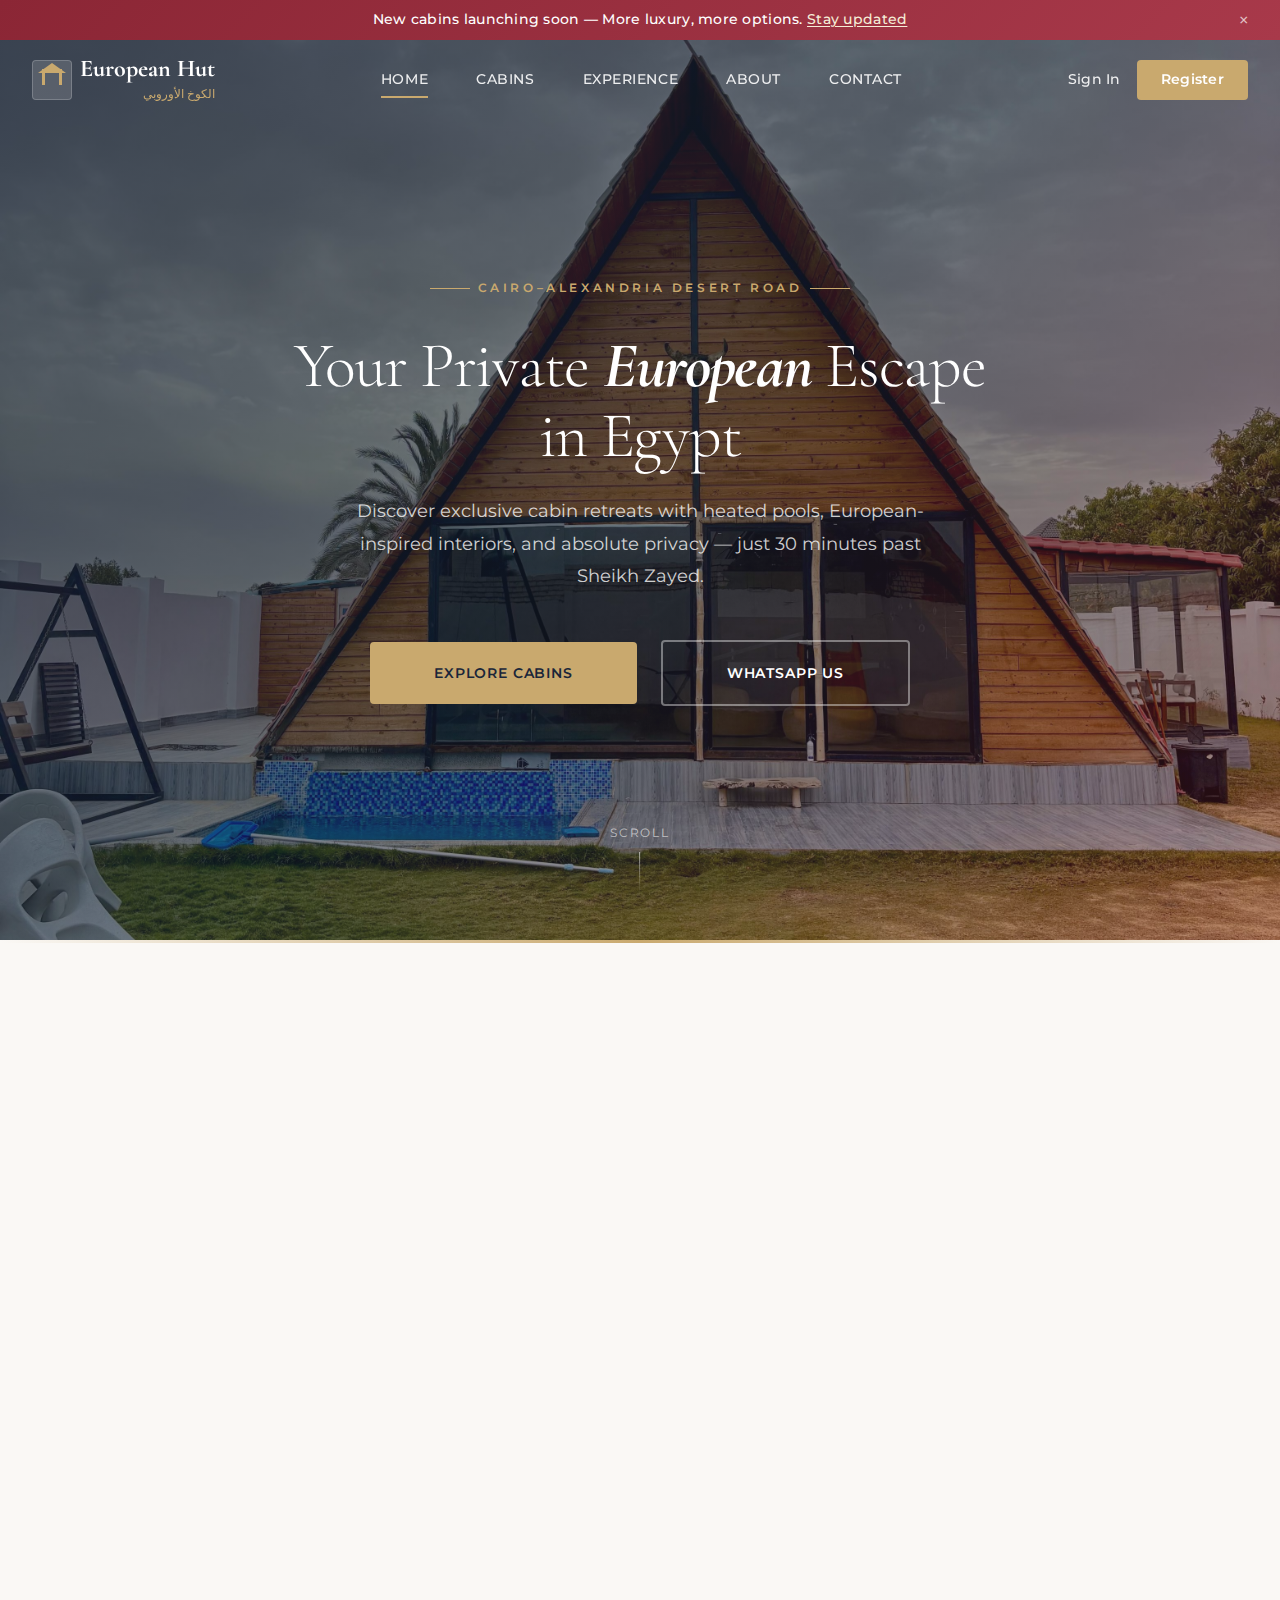
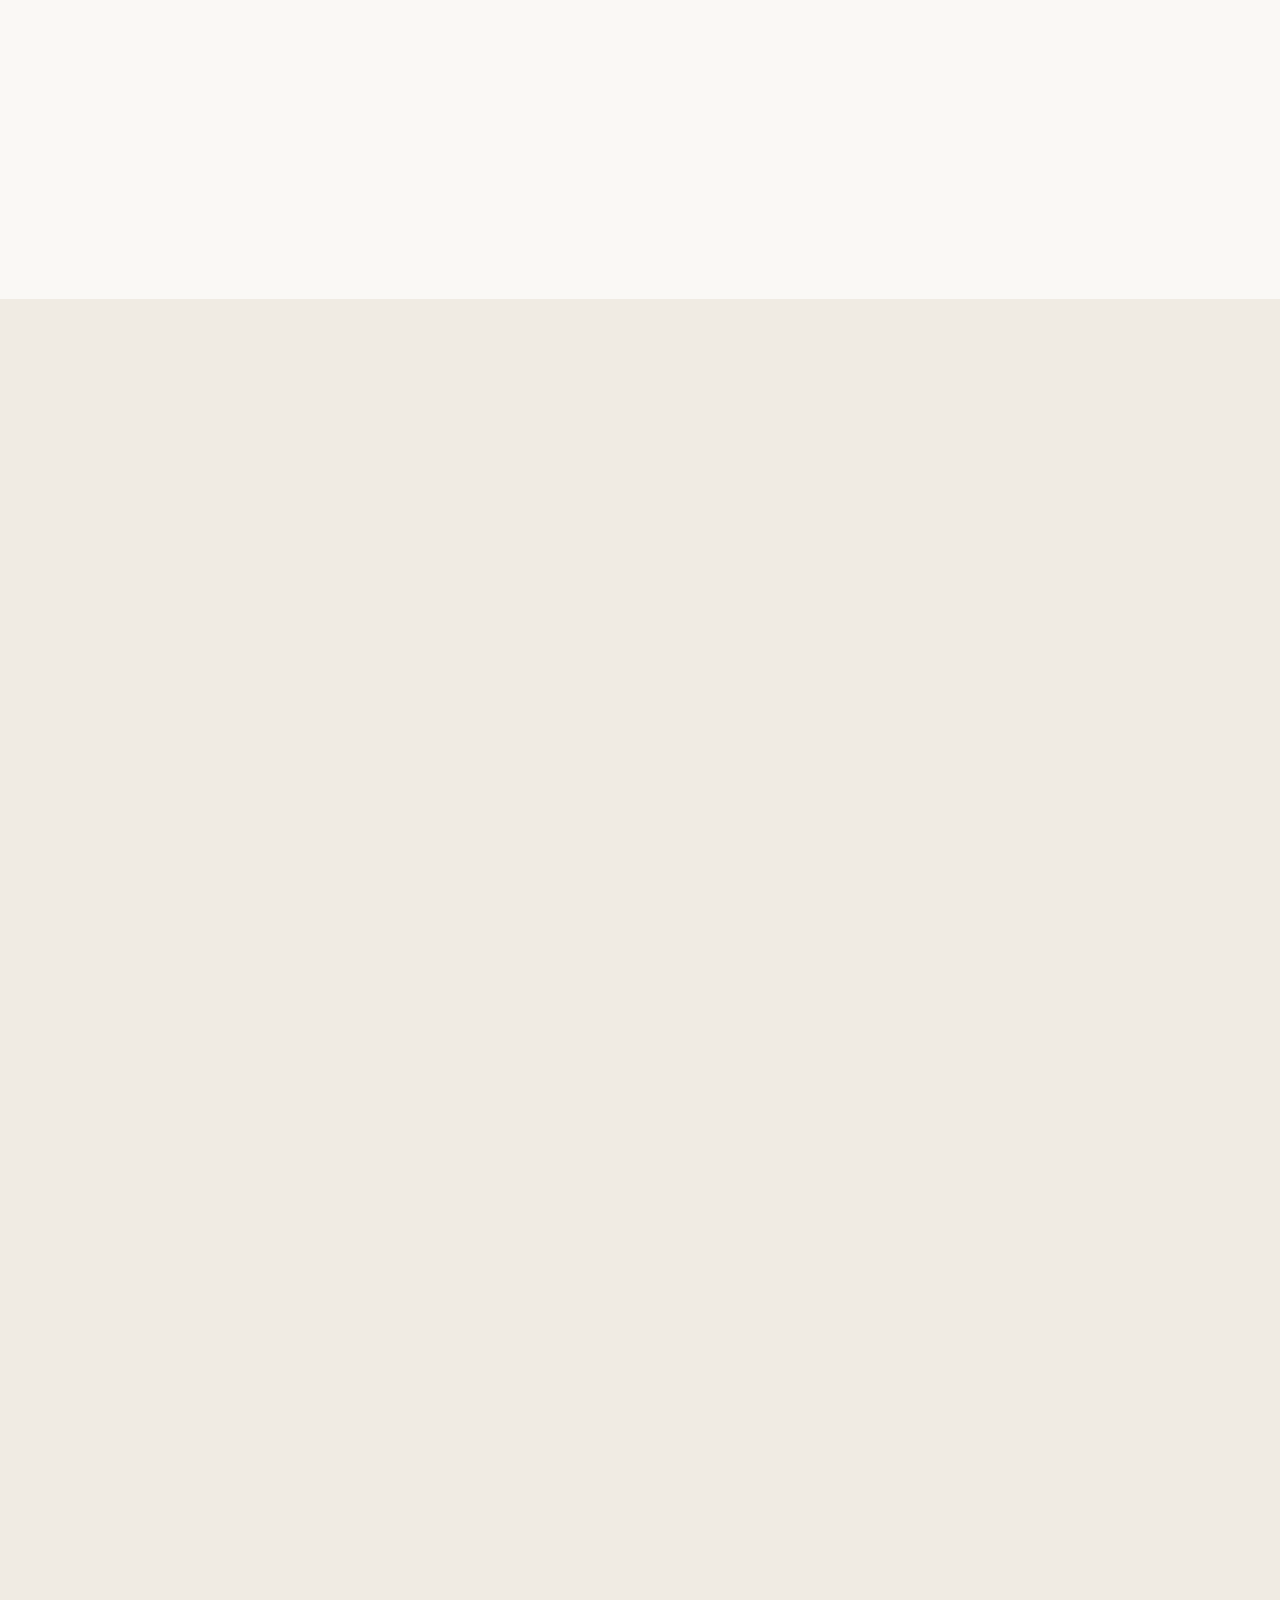
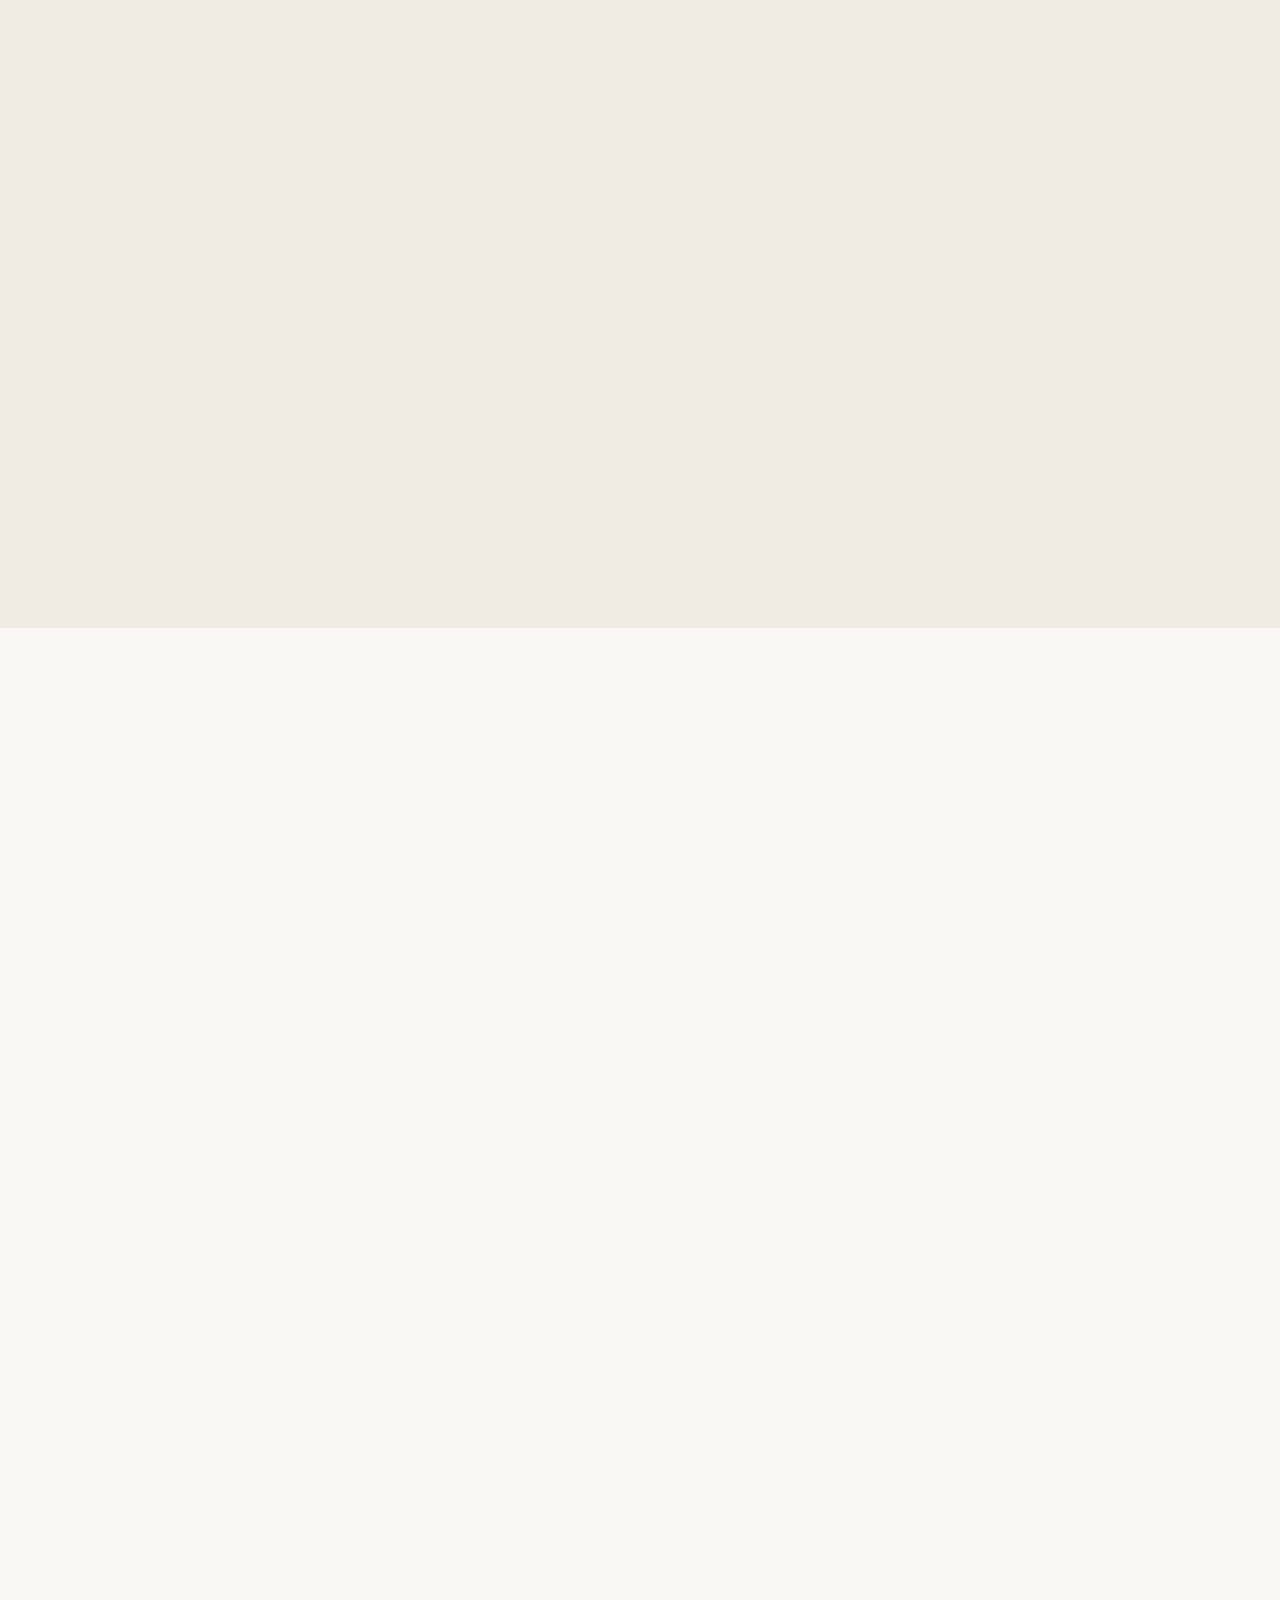
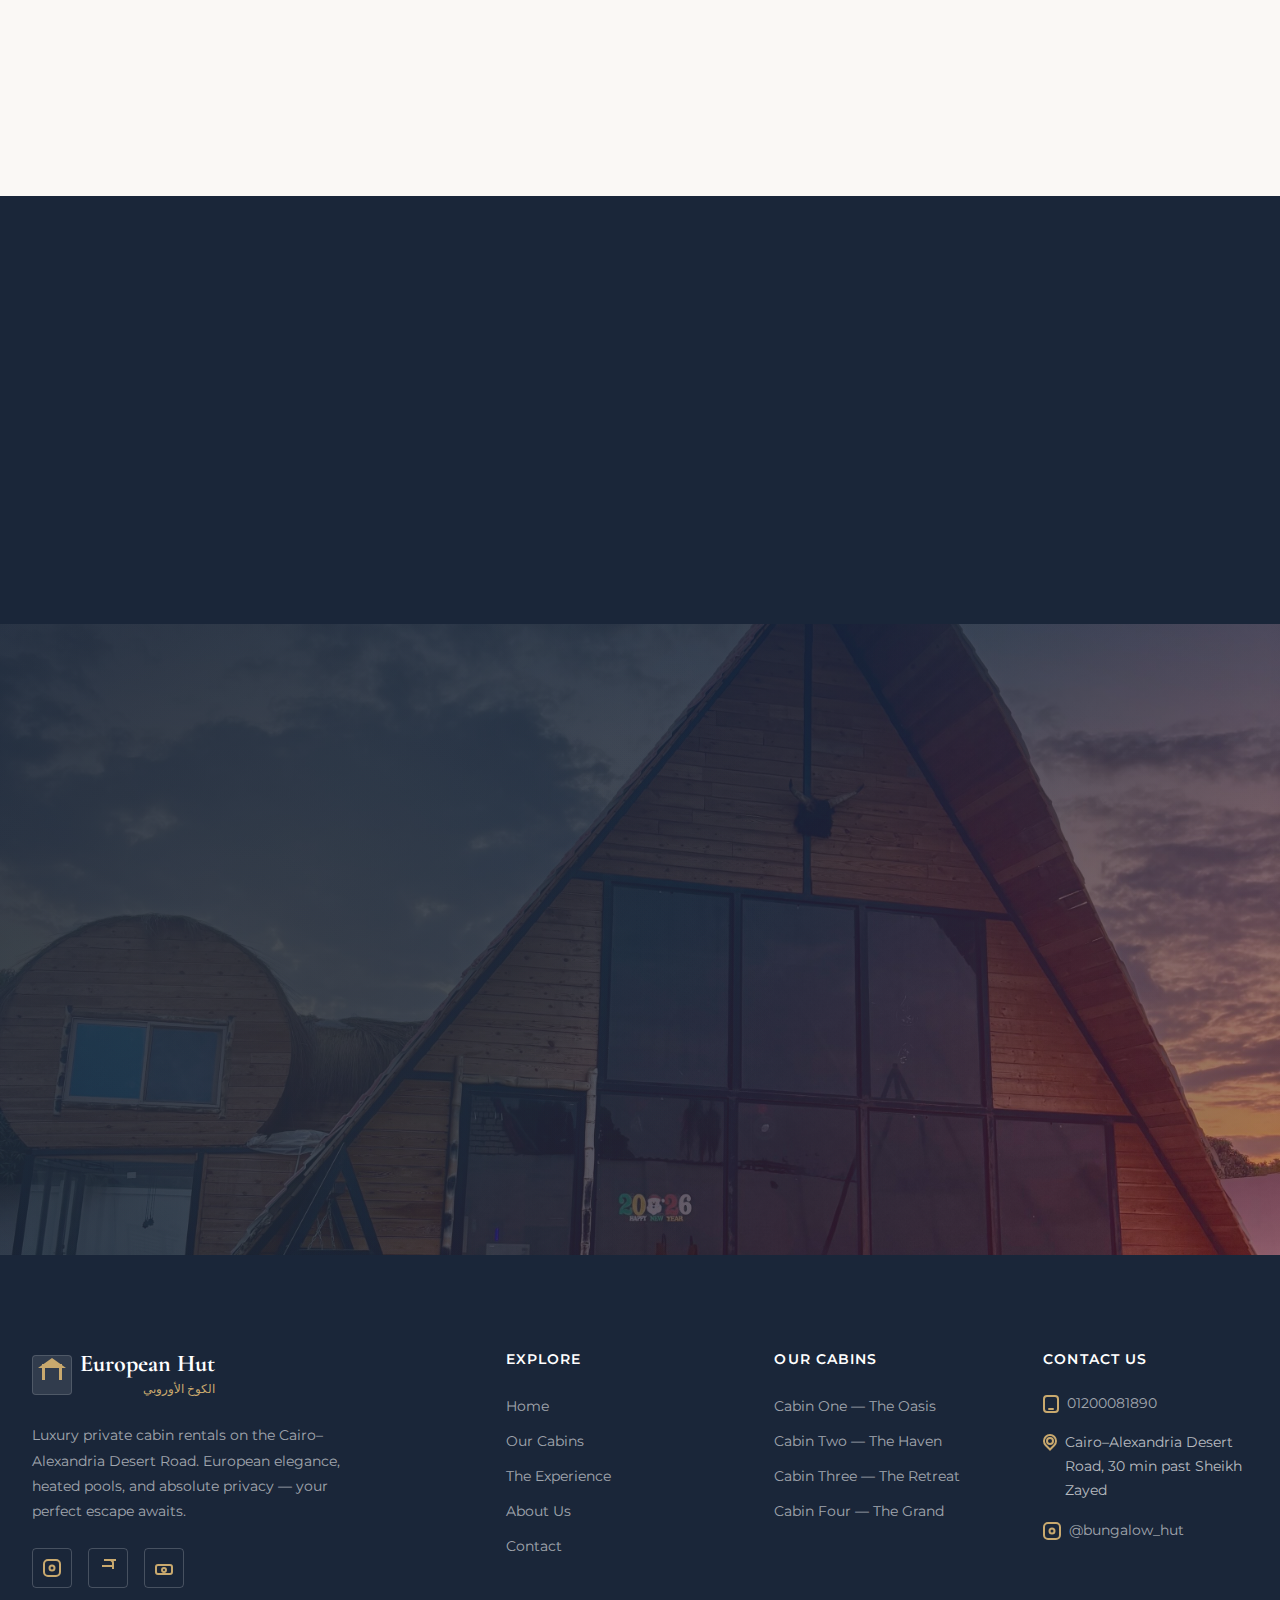
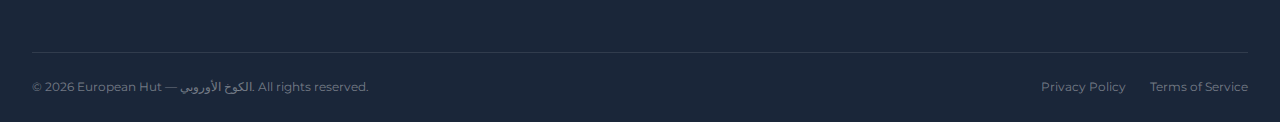
<file: index.html>
<!DOCTYPE html>
<html lang="en" dir="ltr">
<head>
  <meta charset="UTF-8">
  <meta name="viewport" content="width=device-width, initial-scale=1.0">
  <meta name="description" content="European Hut — الكوخ الأوروبي — Luxury private cabin rentals with heated pools and 100% privacy on Cairo-Alexandria Desert Road, Egypt.">
  <meta name="keywords" content="European Hut, cabin rental, Egypt cabins, luxury chalet, Cairo Alexandria, private pool, heated pool, الكوخ الأوروبي">
  <title>European Hut — الكوخ الأوروبي | Luxury Private Cabins</title>
  <link rel="stylesheet" href="styles.css">
</head>
<body>

  <!-- ========================================
       ANNOUNCEMENT BANNER
       ======================================== -->
  <div class="announcement-banner" id="announcement">
    New cabins launching soon — More luxury, more options. <a href="cabins.html">Stay updated</a>
    <button class="announcement-close" id="closeAnnouncement" aria-label="Close announcement">&times;</button>
  </div>

  <!-- ========================================
       NAVIGATION
       ======================================== -->
  <nav class="navbar has-banner" id="navbar" aria-label="Main navigation">
    <div class="nav-container">
      <a href="index.html" class="nav-logo">
        <div class="nav-logo-icon" aria-hidden="true"></div>
        <div>
          <span class="nav-logo-text">European Hut</span>
          <span class="nav-logo-arabic">الكوخ الأوروبي</span>
        </div>
      </a>

      <div class="nav-links">
        <a href="index.html" class="active">Home</a>
        <a href="cabins.html">Cabins</a>
        <a href="experience.html">Experience</a>
        <a href="about.html">About</a>
        <a href="contact.html">Contact</a>
      </div>

      <div class="nav-auth">
        <a href="login.html" class="btn-login">Sign In</a>
        <a href="register.html" class="btn-register">Register</a>
      </div>

      <button class="nav-toggle" id="navToggle" aria-label="Toggle navigation menu">
        <span></span>
        <span></span>
        <span></span>
      </button>
    </div>
  </nav>

  <!-- Mobile Menu -->
  <div class="nav-mobile" id="navMobile">
    <a href="index.html">Home</a>
    <a href="cabins.html">Cabins</a>
    <a href="experience.html">Experience</a>
    <a href="about.html">About</a>
    <a href="contact.html">Contact</a>
    <div class="nav-mobile-auth">
      <a href="login.html" class="btn btn-outline">Sign In</a>
      <a href="register.html" class="btn btn-primary">Register</a>
    </div>
  </div>

  <!-- ========================================
       HERO SECTION
       ======================================== -->
  <section class="hero" id="hero">
    <div class="hero-bg"></div>
    <div class="hero-content">
      <span class="hero-label">Cairo–Alexandria Desert Road</span>
      <h1>Your Private <strong>European</strong> Escape in Egypt</h1>
      <p class="hero-description">
        Discover exclusive cabin retreats with heated pools, European-inspired interiors,
        and absolute privacy — just 30 minutes past Sheikh Zayed.
      </p>
      <div class="hero-buttons">
        <a href="cabins.html" class="btn btn-primary btn-lg">Explore Cabins</a>
        <a href="https://wa.me/201200081890" class="btn btn-ghost btn-lg" target="_blank" rel="noopener">WhatsApp Us</a>
      </div>
    </div>
    <div class="hero-scroll" aria-hidden="true">
      <span>Scroll</span>
      <div class="hero-scroll-line"></div>
    </div>
  </section>

  <div class="hero-divider"></div>

  <!-- ========================================
       INTRODUCTION / ABOUT PREVIEW
       ======================================== -->
  <section class="section">
    <div class="container">
      <div class="story-section reveal">
        <div class="story-image">
          <img src="./assets/WhatsApp%20Image%202026-02-10%20at%202.58.15%20PM.jpeg" alt="European Hut cabin living room with European-inspired sofas and A-frame wooden ceiling">
        </div>
        <div class="story-content">
          <span class="section-label">Welcome to European Hut</span>
          <h2>Where European Elegance Meets Egyptian Warmth</h2>
          <p>
            Nestled along the Cairo–Alexandria Desert Road, European Hut offers a curated collection
            of private cabins designed with a distinctly European aesthetic. Each retreat features
            heated swimming pools, multiple bedrooms, and a guarantee of complete seclusion.
          </p>
          <p>
            Whether you are celebrating with family, planning a couples' getaway, or gathering
            with friends, our cabins deliver an experience that feels worlds away from the city —
            yet remains remarkably close.
          </p>
          <div class="story-signature">
            — The European Hut Team
          </div>
          <div style="margin-top: var(--space-xl);">
            <a href="about.html" class="btn btn-outline">Learn Our Story</a>
          </div>
        </div>
      </div>
    </div>
  </section>

  <!-- ========================================
       FEATURED CABINS
       ======================================== -->
  <section class="section section--alt">
    <div class="container">
      <div class="text-center reveal" style="margin-bottom: var(--space-3xl);">
        <span class="section-label">Our Collection</span>
        <h2 class="section-title">Handpicked Cabins for Every Occasion</h2>
        <p class="section-subtitle mx-auto">
          From intimate retreats to grand family escapes, choose the cabin that perfectly
          suits your vision of luxury.
        </p>
      </div>

      <div class="grid grid-2">
        <!-- Cabin 1 -->
        <div class="cabin-card reveal reveal-delay-1">
          <div class="cabin-card-image">
            <img src="./assets/WhatsApp%20Image%202026-02-10%20at%202.58.14%20PM%20%281%29.jpeg" alt="Cabin One — The Oasis: indoor heated pool with A-frame wooden ceiling" class="cabin-img-placeholder">
            <span class="cabin-card-badge badge-popular">Best Seller</span>
            <div class="cabin-card-price">
              <span class="price-amount">12,000</span>
              <span class="price-unit">EGP / day</span>
            </div>
          </div>
          <div class="cabin-card-body">
            <h3 class="cabin-card-title">Cabin One — The Oasis</h3>
            <p class="cabin-card-desc">
              A serene retreat with both indoor and outdoor heated pools, three spacious bedrooms,
              and floor-to-ceiling windows that frame the landscape.
            </p>
            <div class="cabin-card-features">
              <div class="cabin-feature">
                <div class="cabin-feature-icon"><div class="icon-bed"></div></div>
                <span>3 Bedrooms</span>
              </div>
              <div class="cabin-feature">
                <div class="cabin-feature-icon"><div class="icon-pool"></div></div>
                <span>2 Heated Pools</span>
              </div>
              <div class="cabin-feature">
                <div class="cabin-feature-icon"><div class="icon-privacy"></div></div>
                <span>100% Privacy</span>
              </div>
              <div class="cabin-feature">
                <div class="cabin-feature-icon"><div class="icon-clock"></div></div>
                <span>Check-in 12 PM</span>
              </div>
            </div>
            <div class="cabin-card-footer">
              <a href="contact.html" class="btn btn-primary btn-sm">Book Now</a>
              <a href="cabin-details.html?id=1" style="font-size: var(--font-size-sm); color: var(--color-secondary); font-weight: 500;">View Details</a>
            </div>
          </div>
        </div>

        <!-- Cabin 4 -->
        <div class="cabin-card reveal reveal-delay-2">
          <div class="cabin-card-image">
            <img src="./assets/WhatsApp%20Image%202026-02-10%20at%206.34.43%20PM.jpeg" alt="Cabin Four — The Grand: night indoor glass pool with jacuzzi and hanging swing chair" class="cabin-img-placeholder">
            <span class="cabin-card-badge badge-premium">Premium</span>
            <div class="cabin-card-price">
              <span class="price-amount">15,000</span>
              <span class="price-unit">EGP / day</span>
            </div>
          </div>
          <div class="cabin-card-body">
            <h3 class="cabin-card-title">Cabin Four — The Grand</h3>
            <p class="cabin-card-desc">
              Our most prestigious offering — four bedrooms, a heated indoor glass pool,
              private jacuzzi, and interiors that set a new standard for desert luxury.
            </p>
            <div class="cabin-card-features">
              <div class="cabin-feature">
                <div class="cabin-feature-icon"><div class="icon-bed"></div></div>
                <span>4 Bedrooms</span>
              </div>
              <div class="cabin-feature">
                <div class="cabin-feature-icon"><div class="icon-pool"></div></div>
                <span>Glass Pool</span>
              </div>
              <div class="cabin-feature">
                <div class="cabin-feature-icon"><div class="icon-jacuzzi"></div></div>
                <span>Jacuzzi</span>
              </div>
              <div class="cabin-feature">
                <div class="cabin-feature-icon"><div class="icon-clock"></div></div>
                <span>Check-in 12 PM</span>
              </div>
            </div>
            <div class="cabin-card-footer">
              <a href="contact.html" class="btn btn-primary btn-sm">Book Now</a>
              <a href="cabin-details.html?id=4" style="font-size: var(--font-size-sm); color: var(--color-secondary); font-weight: 500;">View Details</a>
            </div>
          </div>
        </div>

        <!-- Cabin 3 -->
        <div class="cabin-card reveal reveal-delay-3">
          <div class="cabin-card-image">
            <img src="./assets/WhatsApp%20Image%202026-02-10%20at%206.34.38%20PM%20%281%29.jpeg" alt="Cabin Three — The Retreat: night indoor heated pool from above with red mood lighting" class="cabin-img-placeholder">
            <span class="cabin-card-badge badge-new">New</span>
            <div class="cabin-card-price">
              <span class="price-amount">11,000</span>
              <span class="price-unit">EGP / day</span>
            </div>
          </div>
          <div class="cabin-card-body">
            <h3 class="cabin-card-title">Cabin Three — The Retreat</h3>
            <p class="cabin-card-desc">
              Three bedrooms paired with an indoor heated pool create the perfect setting
              for a private family getaway or a quiet weekend escape.
            </p>
            <div class="cabin-card-features">
              <div class="cabin-feature">
                <div class="cabin-feature-icon"><div class="icon-bed"></div></div>
                <span>3 Bedrooms</span>
              </div>
              <div class="cabin-feature">
                <div class="cabin-feature-icon"><div class="icon-pool"></div></div>
                <span>Indoor Heated Pool</span>
              </div>
              <div class="cabin-feature">
                <div class="cabin-feature-icon"><div class="icon-privacy"></div></div>
                <span>100% Privacy</span>
              </div>
              <div class="cabin-feature">
                <div class="cabin-feature-icon"><div class="icon-clock"></div></div>
                <span>Check-in 2 PM</span>
              </div>
            </div>
            <div class="cabin-card-footer">
              <a href="contact.html" class="btn btn-primary btn-sm">Book Now</a>
              <a href="cabin-details.html?id=3" style="font-size: var(--font-size-sm); color: var(--color-secondary); font-weight: 500;">View Details</a>
            </div>
          </div>
        </div>

        <!-- Cabin 2 -->
        <div class="cabin-card reveal reveal-delay-4">
          <div class="cabin-card-image">
            <img src="./assets/WhatsApp%20Image%202026-02-10%20at%202.57.49%20PM%20%283%29.jpeg" alt="Cabin Two — The Haven: large outdoor pool with palm trees and green lawn" class="cabin-img-placeholder">
            <span class="cabin-card-badge badge-value">Best Value</span>
            <div class="cabin-card-price">
              <span class="price-amount">7,000</span>
              <span class="price-unit">EGP / day</span>
            </div>
          </div>
          <div class="cabin-card-body">
            <h3 class="cabin-card-title">Cabin Two — The Haven</h3>
            <p class="cabin-card-desc">
              Four master bedrooms, five bathrooms, and a refreshing pool make this our
              most spacious and family-friendly cabin at an exceptional value.
            </p>
            <div class="cabin-card-features">
              <div class="cabin-feature">
                <div class="cabin-feature-icon"><div class="icon-bed"></div></div>
                <span>4 Bedrooms</span>
              </div>
              <div class="cabin-feature">
                <div class="cabin-feature-icon"><div class="icon-bathroom"></div></div>
                <span>5 Bathrooms</span>
              </div>
              <div class="cabin-feature">
                <div class="cabin-feature-icon"><div class="icon-pool"></div></div>
                <span>Swimming Pool</span>
              </div>
              <div class="cabin-feature">
                <div class="cabin-feature-icon"><div class="icon-clock"></div></div>
                <span>Check-in 2 PM</span>
              </div>
            </div>
            <div class="cabin-card-footer">
              <a href="contact.html" class="btn btn-primary btn-sm">Book Now</a>
              <a href="cabin-details.html?id=2" style="font-size: var(--font-size-sm); color: var(--color-secondary); font-weight: 500;">View Details</a>
            </div>
          </div>
        </div>
      </div>

      <div class="text-center reveal" style="margin-top: var(--space-3xl);">
        <a href="cabins.html" class="btn btn-outline btn-lg">View All Cabins</a>
      </div>
    </div>
  </section>

  <!-- ========================================
       KEY FEATURES / AMENITIES
       ======================================== -->
  <section class="section">
    <div class="container">
      <div class="text-center reveal" style="margin-bottom: var(--space-3xl);">
        <span class="section-label">Why European Hut</span>
        <h2 class="section-title">An Experience Beyond Accommodation</h2>
        <p class="section-subtitle mx-auto">
          Every detail has been considered to deliver a stay that is private,
          comfortable, and unmistakably luxurious.
        </p>
      </div>

      <div class="grid grid-3">
        <div class="feature-card reveal reveal-delay-1">
          <div class="feature-card-icon">
            <div class="icon-pool"></div>
          </div>
          <h3>Heated Swimming Pools</h3>
          <p>Indoor and outdoor heated pools available year-round, including a stunning glass pool in our premium cabin.</p>
        </div>

        <div class="feature-card reveal reveal-delay-2">
          <div class="feature-card-icon">
            <div class="icon-privacy"></div>
          </div>
          <h3>100% Privacy</h3>
          <p>Every cabin is a private compound — no shared spaces, no neighboring guests. Your retreat is entirely your own.</p>
        </div>

        <div class="feature-card reveal reveal-delay-3">
          <div class="feature-card-icon">
            <div class="icon-heart"></div>
          </div>
          <h3>European-Inspired Design</h3>
          <p>Interiors crafted with a European aesthetic — elegant finishes, thoughtful layouts, and a refined atmosphere throughout.</p>
        </div>

        <div class="feature-card reveal reveal-delay-1">
          <div class="feature-card-icon">
            <div class="icon-guests"></div>
          </div>
          <h3>Family-Friendly</h3>
          <p>Designed for families and couples, accommodating up to 8 guests with spacious bedrooms and living areas.</p>
        </div>

        <div class="feature-card reveal reveal-delay-2">
          <div class="feature-card-icon">
            <div class="icon-location"></div>
          </div>
          <h3>Prime Desert Location</h3>
          <p>30 minutes past Sheikh Zayed on the Cairo–Alexandria Desert Road, with supermarkets and essentials nearby.</p>
        </div>

        <div class="feature-card reveal reveal-delay-3">
          <div class="feature-card-icon">
            <div class="icon-camera"></div>
          </div>
          <h3>Photography Sessions</h3>
          <p>Professional filming and photography sessions available upon request — perfect for special occasions and content creation.</p>
        </div>
      </div>
    </div>
  </section>

  <!-- ========================================
       STATS SECTION
       ======================================== -->
  <section class="section section--dark">
    <div class="container">
      <div class="stats reveal">
        <div class="stat-item">
          <div class="stat-number">4</div>
          <div class="stat-label">Exclusive Cabins</div>
        </div>
        <div class="stat-item">
          <div class="stat-number">8</div>
          <div class="stat-label">Guests Per Cabin</div>
        </div>
        <div class="stat-item">
          <div class="stat-number">100%</div>
          <div class="stat-label">Privacy Guaranteed</div>
        </div>
        <div class="stat-item">
          <div class="stat-number">30</div>
          <div class="stat-label">Minutes from Sheikh Zayed</div>
        </div>
      </div>
    </div>
  </section>

  <!-- ========================================
       CALL TO ACTION
       ======================================== -->
  <section class="cta-section">
    <div class="container">
      <div class="cta-content reveal">
        <span class="section-label">Ready to Escape?</span>
        <h2>Book Your Private Cabin Today</h2>
        <p>
          Contact us directly for instant availability and personalized assistance.
          Our team is ready to help you plan the perfect stay.
        </p>
        <div class="cta-buttons">
          <a href="tel:+201200081890" class="btn btn-primary btn-lg">Call Now</a>
          <a href="https://wa.me/201200081890" class="btn btn-ghost btn-lg" target="_blank" rel="noopener">WhatsApp Us</a>
        </div>
        <a href="tel:+201200081890" class="cta-phone">01200081890</a>
      </div>
    </div>
  </section>

  <!-- ========================================
       FOOTER
       ======================================== -->
  <footer class="footer">
    <div class="container">
      <div class="footer-grid">
        <!-- Brand Column -->
        <div class="footer-brand">
          <a href="index.html" class="nav-logo">
            <div class="nav-logo-icon" aria-hidden="true"></div>
            <div>
              <span class="nav-logo-text">European Hut</span>
              <span class="nav-logo-arabic">الكوخ الأوروبي</span>
            </div>
          </a>
          <p>
            Luxury private cabin rentals on the Cairo–Alexandria Desert Road.
            European elegance, heated pools, and absolute privacy — your perfect escape awaits.
          </p>
          <div class="footer-social">
            <a href="https://www.instagram.com/bungalow_hut/" target="_blank" rel="noopener" aria-label="Instagram">
              <div class="icon-instagram"></div>
            </a>
            <a href="https://www.facebook.com/profile.php?id=100063992444361&mibextid=ZbWKwL" target="_blank" rel="noopener" aria-label="Facebook">
              <div class="icon-facebook"></div>
            </a>
            <a href="https://www.tiktok.com/@european.gott" target="_blank" rel="noopener" aria-label="TikTok">
              <div class="icon-camera"></div>
            </a>
          </div>
        </div>

        <!-- Quick Links -->
        <div>
          <h4>Explore</h4>
          <ul class="footer-links">
            <li><a href="index.html">Home</a></li>
            <li><a href="cabins.html">Our Cabins</a></li>
            <li><a href="experience.html">The Experience</a></li>
            <li><a href="about.html">About Us</a></li>
            <li><a href="contact.html">Contact</a></li>
          </ul>
        </div>

        <!-- Cabins -->
        <div>
          <h4>Our Cabins</h4>
          <ul class="footer-links">
            <li><a href="cabin-details.html?id=1">Cabin One — The Oasis</a></li>
            <li><a href="cabin-details.html?id=2">Cabin Two — The Haven</a></li>
            <li><a href="cabin-details.html?id=3">Cabin Three — The Retreat</a></li>
            <li><a href="cabin-details.html?id=4">Cabin Four — The Grand</a></li>
          </ul>
        </div>

        <!-- Contact -->
        <div>
          <h4>Contact Us</h4>
          <div class="footer-contact-item">
            <div class="icon-phone" style="flex-shrink:0;margin-top:3px;"></div>
            <a href="tel:+201200081890">01200081890</a>
          </div>
          <div class="footer-contact-item">
            <div class="icon-location" style="flex-shrink:0;margin-top:3px;"></div>
            <span>Cairo–Alexandria Desert Road, 30 min past Sheikh Zayed</span>
          </div>
          <div class="footer-contact-item">
            <div class="icon-instagram" style="flex-shrink:0;margin-top:3px;"></div>
            <a href="https://www.instagram.com/bungalow_hut/" target="_blank" rel="noopener">@bungalow_hut</a>
          </div>
        </div>
      </div>

      <div class="footer-bottom">
        <span>&copy; 2026 European Hut — الكوخ الأوروبي. All rights reserved.</span>
        <div class="footer-bottom-links">
          <a href="#">Privacy Policy</a>
          <a href="#">Terms of Service</a>
        </div>
      </div>
    </div>
  </footer>

  <!-- ========================================
       JAVASCRIPT
       ======================================== -->
  <script>
    /* Announcement Banner */
    const banner = document.getElementById('announcement');
    const closeBtn = document.getElementById('closeAnnouncement');
    const navbar = document.getElementById('navbar');

    if (closeBtn) {
      closeBtn.addEventListener('click', function() {
        banner.classList.add('hidden');
        navbar.classList.remove('has-banner');
      });
    }

    /* Mobile Navigation Toggle */
    const navToggle = document.getElementById('navToggle');
    const navMobile = document.getElementById('navMobile');

    if (navToggle) {
      navToggle.addEventListener('click', function() {
        navToggle.classList.toggle('open');
        navMobile.classList.toggle('open');
        document.body.style.overflow = navMobile.classList.contains('open') ? 'hidden' : '';
      });
    }

    /* Navbar Scroll Effect */
    window.addEventListener('scroll', function() {
      if (window.scrollY > 60) {
        navbar.classList.add('scrolled');
      } else {
        navbar.classList.remove('scrolled');
      }
    });

    /* Scroll Reveal Animation */
    const revealElements = document.querySelectorAll('.reveal');

    const revealObserver = new IntersectionObserver(function(entries) {
      entries.forEach(function(entry) {
        if (entry.isIntersecting) {
          entry.target.classList.add('visible');
        }
      });
    }, {
      threshold: 0.1,
      rootMargin: '0px 0px -40px 0px'
    });

    revealElements.forEach(function(el) {
      revealObserver.observe(el);
    });

    /* Smooth Scroll for Anchor Links */
    document.querySelectorAll('a[href^="#"]').forEach(function(anchor) {
      anchor.addEventListener('click', function(e) {
        var target = document.querySelector(this.getAttribute('href'));
        if (target) {
          e.preventDefault();
          target.scrollIntoView({ behavior: 'smooth', block: 'start' });
        }
      });
    });
  </script>

</body>
</html>
</file>
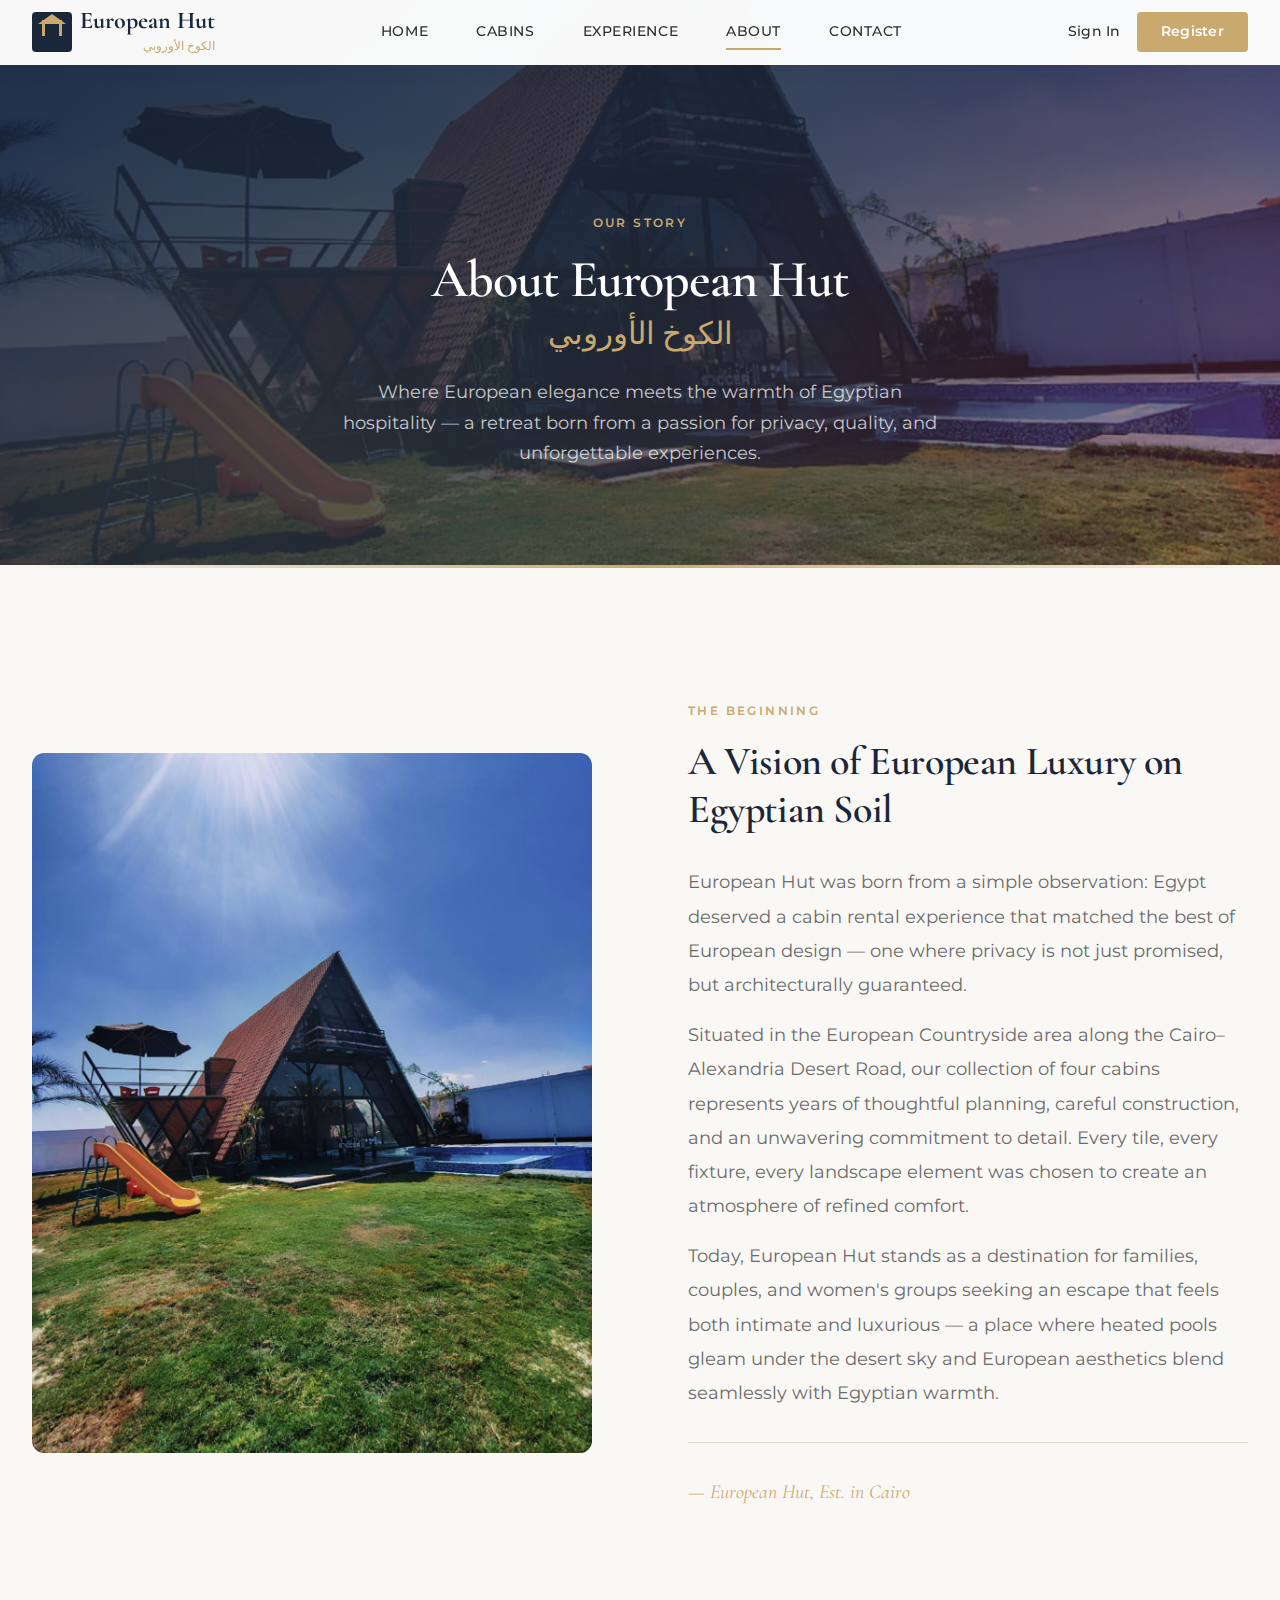
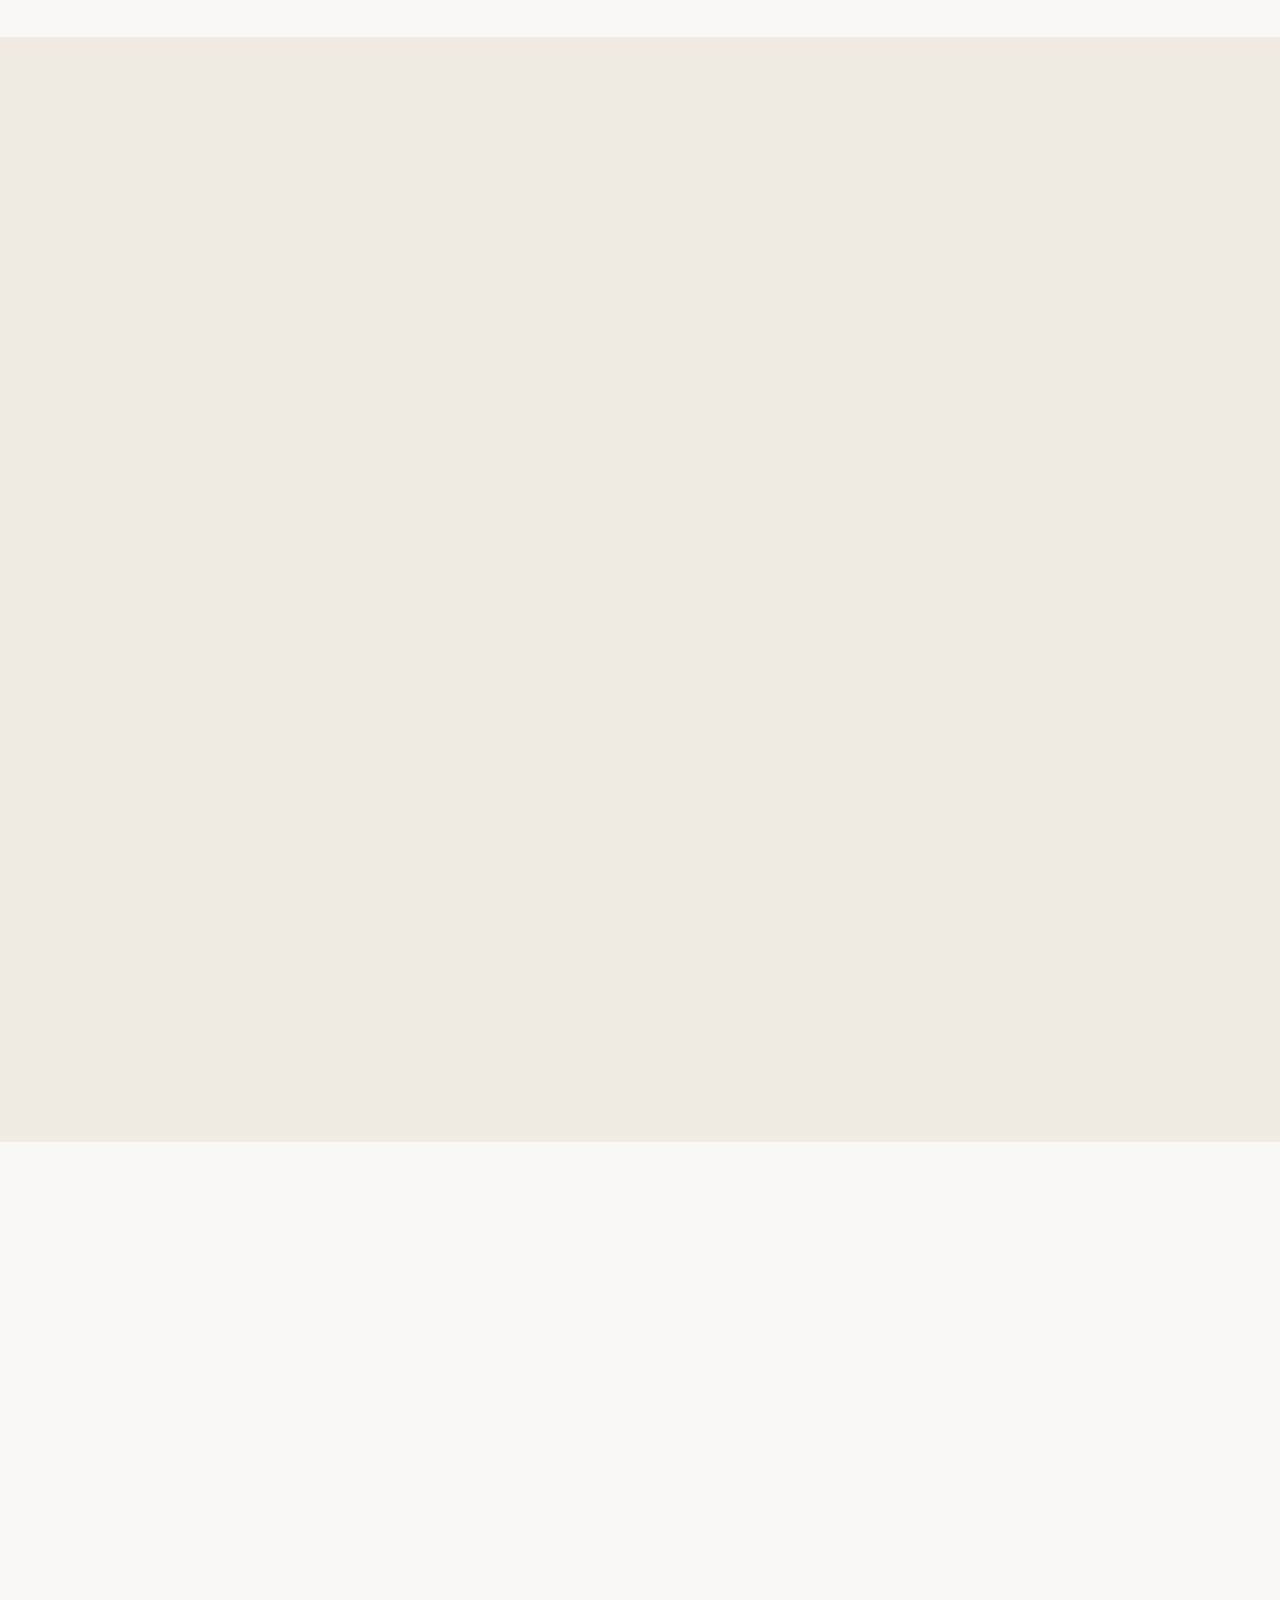
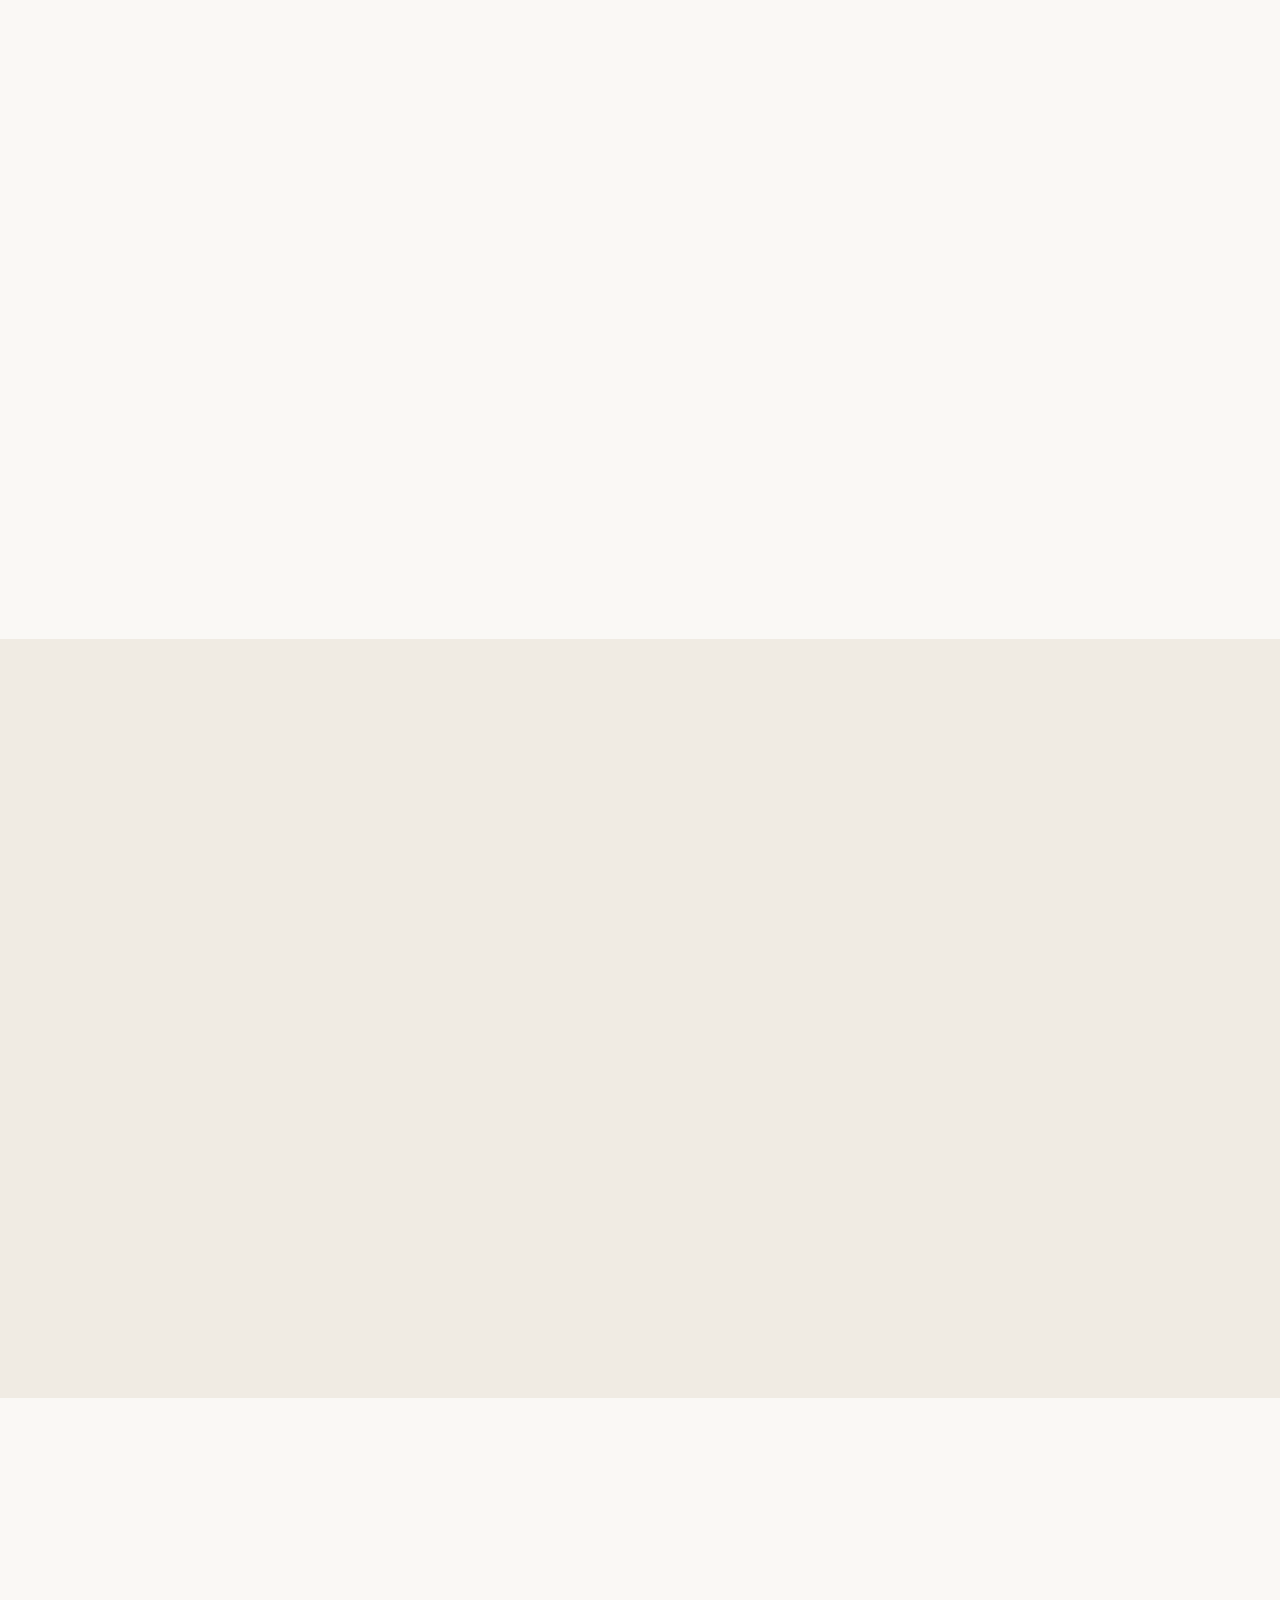
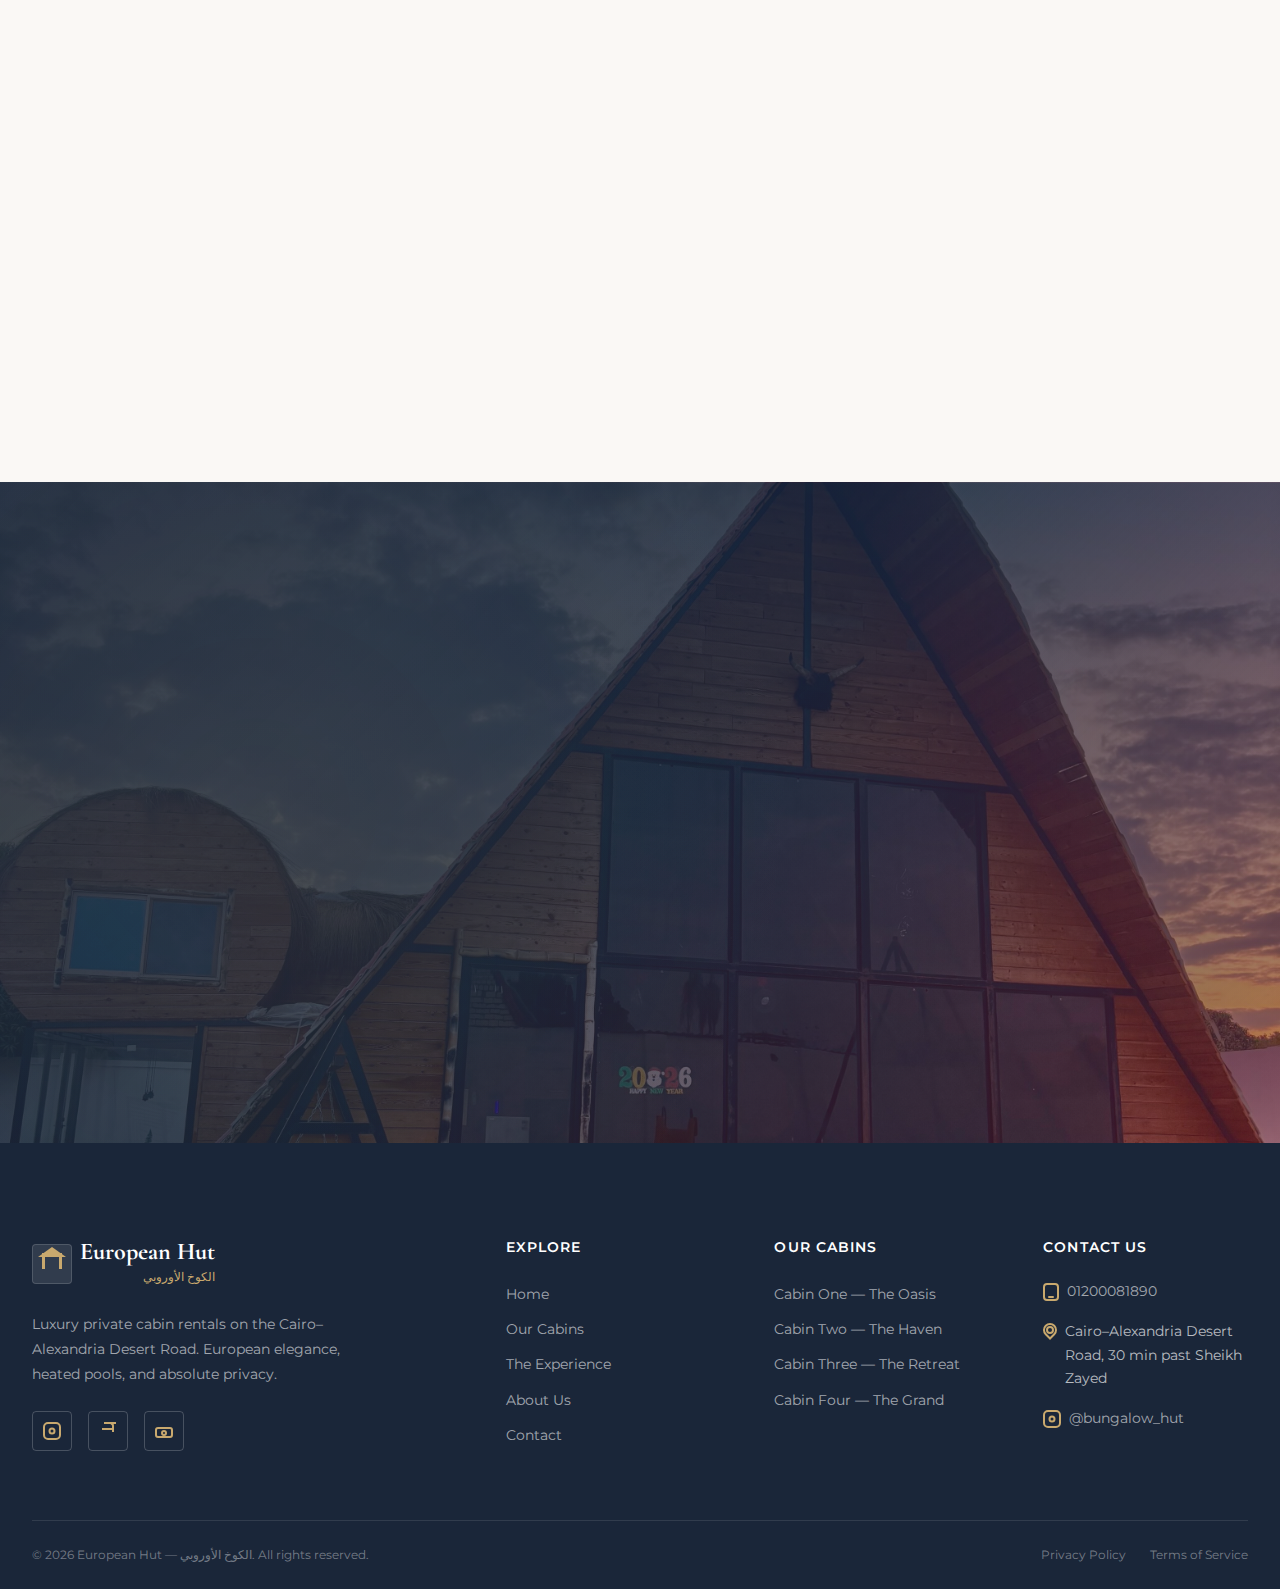
<file: about.html>
<!DOCTYPE html>
<html lang="en" dir="ltr">
<head>
  <meta charset="UTF-8">
  <meta name="viewport" content="width=device-width, initial-scale=1.0">
  <meta name="description" content="Learn about European Hut — الكوخ الأوروبي — our story, mission, location on Cairo-Alexandria Desert Road, and commitment to luxury and privacy.">
  <meta name="keywords" content="about European Hut, الكوخ الأوروبي, cabin rental Egypt, luxury Cairo cabin, desert road cabin, European design Egypt">
  <title>About Us — European Hut | الكوخ الأوروبي</title>
  <link rel="stylesheet" href="styles.css">
</head>
<body>

  <!-- ========================================
       NAVIGATION
       ======================================== -->
  <nav class="navbar" id="navbar" aria-label="Main navigation">
    <div class="nav-container">
      <a href="index.html" class="nav-logo">
        <div class="nav-logo-icon" aria-hidden="true"></div>
        <div>
          <span class="nav-logo-text">European Hut</span>
          <span class="nav-logo-arabic">الكوخ الأوروبي</span>
        </div>
      </a>
      <div class="nav-links">
        <a href="index.html">Home</a>
        <a href="cabins.html">Cabins</a>
        <a href="experience.html">Experience</a>
        <a href="about.html" class="active">About</a>
        <a href="contact.html">Contact</a>
      </div>
      <div class="nav-auth">
        <a href="login.html" class="btn-login">Sign In</a>
        <a href="register.html" class="btn-register">Register</a>
      </div>
      <button class="nav-toggle" id="navToggle" aria-label="Toggle navigation menu">
        <span></span><span></span><span></span>
      </button>
    </div>
  </nav>

  <div class="nav-mobile" id="navMobile">
    <a href="index.html">Home</a>
    <a href="cabins.html">Cabins</a>
    <a href="experience.html">Experience</a>
    <a href="about.html">About</a>
    <a href="contact.html">Contact</a>
    <div class="nav-mobile-auth">
      <a href="login.html" class="btn btn-outline">Sign In</a>
      <a href="register.html" class="btn btn-primary">Register</a>
    </div>
  </div>

  <!-- ========================================
       PAGE HERO
       ======================================== -->
  <section class="page-hero">
    <div class="container page-hero-content">
      <span class="section-label">Our Story</span>
      <h1>About European Hut <span class="arabic-name">الكوخ الأوروبي</span></h1>
      <p>
        Where European elegance meets the warmth of Egyptian hospitality — a retreat born from
        a passion for privacy, quality, and unforgettable experiences.
      </p>
    </div>
  </section>
  <div class="hero-divider"></div>

  <!-- ========================================
       OUR STORY
       ======================================== -->
  <section class="section">
    <div class="container">
      <div class="story-section reveal">
        <div class="story-image">
          <img src="./assets/WhatsApp%20Image%202026-02-10%20at%202.57.30%20PM%20%282%29.jpeg" alt="European Hut A-frame cabin exterior with outdoor pool and green lawn on a sunny day">
        </div>
        <div class="story-content">
          <span class="section-label">The Beginning</span>
          <h2>A Vision of European Luxury on Egyptian Soil</h2>
          <p>
            European Hut was born from a simple observation: Egypt deserved a cabin rental
            experience that matched the best of European design — one where privacy is not
            just promised, but architecturally guaranteed.
          </p>
          <p>
            Situated in the European Countryside area along the Cairo–Alexandria Desert Road,
            our collection of four cabins represents years of thoughtful planning, careful
            construction, and an unwavering commitment to detail. Every tile, every fixture,
            every landscape element was chosen to create an atmosphere of refined comfort.
          </p>
          <p>
            Today, European Hut stands as a destination for families, couples, and women's
            groups seeking an escape that feels both intimate and luxurious — a place where
            heated pools gleam under the desert sky and European aesthetics blend seamlessly
            with Egyptian warmth.
          </p>
          <div class="story-signature">
            — European Hut, Est. in Cairo
          </div>
        </div>
      </div>
    </div>
  </section>

  <!-- ========================================
       WHY CHOOSE US
       ======================================== -->
  <section class="section section--alt">
    <div class="container">
      <div class="text-center reveal" style="margin-bottom: var(--space-3xl);">
        <span class="section-label">Our Advantages</span>
        <h2>Why Choose European Hut</h2>
        <p class="section-subtitle mx-auto">
          Six pillars that define every stay and set us apart from ordinary accommodations.
        </p>
      </div>

      <div class="why-grid reveal">
        <div class="why-card">
          <div class="why-card-number">01</div>
          <h3>100% Privacy</h3>
          <p>Every cabin is a private compound. No shared entrances, no neighboring units, no interruptions. Your retreat is exclusively yours.</p>
        </div>
        <div class="why-card">
          <div class="why-card-number">02</div>
          <h3>Heated Pools Year-Round</h3>
          <p>Indoor and outdoor heated pools mean a warm swim any day of the year. Our premium cabin even features a glass-enclosed pool and jacuzzi.</p>
        </div>
        <div class="why-card">
          <div class="why-card-number">03</div>
          <h3>European Design</h3>
          <p>Interiors inspired by European aesthetics — clean lines, quality materials, elegant lighting, and a refined atmosphere throughout.</p>
        </div>
        <div class="why-card">
          <div class="why-card-number">04</div>
          <h3>Family-Friendly</h3>
          <p>Spacious cabins for up to 8 guests with multiple bedrooms, safe outdoor areas, and a peaceful environment perfect for children and families.</p>
        </div>
        <div class="why-card">
          <div class="why-card-number">05</div>
          <h3>Convenient Location</h3>
          <p>Just 30 minutes past Sheikh Zayed on the Cairo–Alexandria Desert Road, with Hyper One and local supermarkets nearby.</p>
        </div>
        <div class="why-card">
          <div class="why-card-number">06</div>
          <h3>Professional Service</h3>
          <p>Responsive communication, flexible arrangements, and a commitment to making your experience seamless from booking to check-out.</p>
        </div>
      </div>
    </div>
  </section>

  <!-- ========================================
       LOCATION & DIRECTIONS
       ======================================== -->
  <section class="section">
    <div class="container">
      <div class="text-center reveal" style="margin-bottom: var(--space-3xl);">
        <span class="section-label">Find Us</span>
        <h2>Location &amp; Directions</h2>
        <p class="section-subtitle mx-auto">
          European Countryside, Cairo–Alexandria Desert Road — a scenic drive away from
          the hustle of the city.
        </p>
      </div>

      <div class="grid grid-2 reveal" style="align-items: start; gap: var(--space-3xl);">
        <!-- Map -->
        <div class="map-container">
          <iframe
            src="https://www.google.com/maps/embed?pb=!1m18!1m12!1m3!1d3452.123456!2d30.8!3d30.2!2m3!1f0!2f0!3f0!3m2!1i1024!2i768!4f13.1!3m3!1m2!1s0x0%3A0x0!2zMzDCsDEyJzAwLjAiTiAzMMKwNDgnMDAuMCJF!5e0!3m2!1sen!2seg!4v1"
            width="100%"
            height="100%"
            style="border:0;"
            allowfullscreen=""
            loading="lazy"
            referrerpolicy="no-referrer-when-downgrade"
            title="European Hut Location on Google Maps"
          ></iframe>
        </div>

        <!-- Directions -->
        <div>
          <h3 style="margin-bottom: var(--space-xl);">How to Reach Us</h3>
          <div class="directions-list">
            <div class="direction-step">
              <div class="direction-marker">1</div>
              <div class="direction-content">
                <h4>Start from Greater Cairo</h4>
                <p>Head towards Sheikh Zayed City via the 26th of July Corridor or any preferred route.</p>
              </div>
            </div>
            <div class="direction-step">
              <div class="direction-marker">2</div>
              <div class="direction-content">
                <h4>Take the Cairo–Alexandria Desert Road</h4>
                <p>Continue past Sheikh Zayed and merge onto the Cairo–Alexandria Desert Road heading north.</p>
              </div>
            </div>
            <div class="direction-step">
              <div class="direction-marker">3</div>
              <div class="direction-content">
                <h4>Drive for 30 Minutes</h4>
                <p>Continue along the desert road. Look for the European Countryside area on your right.</p>
              </div>
            </div>
            <div class="direction-step">
              <div class="direction-marker">4</div>
              <div class="direction-content">
                <h4>Arrive at European Hut</h4>
                <p>Follow our Google Maps pin for exact navigation to the compound entrance.</p>
              </div>
            </div>
          </div>

          <div style="margin-top: var(--space-xl);">
            <a href="https://maps.app.goo.gl/14f14ScWuTx4JTFv7" class="btn btn-primary" target="_blank" rel="noopener">Get Directions on Google Maps</a>
          </div>
        </div>
      </div>
    </div>
  </section>

  <!-- ========================================
       OUR COMMITMENT
       ======================================== -->
  <section class="section section--alt">
    <div class="container">
      <div class="text-center reveal" style="margin-bottom: var(--space-3xl);">
        <span class="section-label">Our Promise</span>
        <h2>Our Commitment to You</h2>
      </div>

      <div class="commitment-grid reveal">
        <div class="commitment-item">
          <div class="commitment-icon"><div class="icon-check"></div></div>
          <div>
            <h4>Quality Assurance</h4>
            <p>Every cabin is inspected and prepared before each guest arrival. We maintain the highest standards of cleanliness, comfort, and functionality.</p>
          </div>
        </div>
        <div class="commitment-item">
          <div class="commitment-icon"><div class="icon-heart"></div></div>
          <div>
            <h4>Guest Satisfaction</h4>
            <p>Your experience is our priority. From your first inquiry to your departure, we strive to make every interaction smooth and every moment enjoyable.</p>
          </div>
        </div>
        <div class="commitment-item">
          <div class="commitment-icon"><div class="icon-privacy"></div></div>
          <div>
            <h4>Privacy &amp; Security</h4>
            <p>Your privacy is non-negotiable. Our compounds are designed to ensure complete seclusion and peace of mind throughout your stay.</p>
          </div>
        </div>
        <div class="commitment-item">
          <div class="commitment-icon"><div class="icon-star"></div></div>
          <div>
            <h4>Memorable Experiences</h4>
            <p>We do not just offer a place to stay — we create the setting for memories that last. Every detail contributes to an extraordinary visit.</p>
          </div>
        </div>
      </div>
    </div>
  </section>

  <!-- ========================================
       FUTURE PLANS
       ======================================== -->
  <section class="section">
    <div class="container">
      <div class="coming-soon reveal">
        <span class="section-label">The Future</span>
        <h3>Expanding Our Collection</h3>
        <p>
          New cabins are in development and set to launch at the beginning of this year.
          Each new addition will uphold the same commitment to privacy, European design,
          and luxury that defines European Hut. Follow our social channels for updates
          and early announcements.
        </p>
        <div style="margin-top: var(--space-xl); display: flex; gap: var(--space-md); justify-content: center; flex-wrap: wrap;">
          <a href="https://www.instagram.com/bungalow_hut/" class="btn btn-primary btn-sm" target="_blank" rel="noopener">Follow on Instagram</a>
          <a href="contact.html" class="btn btn-outline btn-sm">Contact Us</a>
        </div>
      </div>
    </div>
  </section>

  <!-- ========================================
       CTA
       ======================================== -->
  <section class="cta-section">
    <div class="container">
      <div class="cta-content reveal">
        <span class="section-label">Visit Us</span>
        <h2>Experience European Hut for Yourself</h2>
        <p>
          Words and images can only capture so much. The real magic happens when you step
          through the gate and into your own private world.
        </p>
        <div class="cta-buttons">
          <a href="cabins.html" class="btn btn-primary btn-lg">View Our Cabins</a>
          <a href="contact.html" class="btn btn-ghost btn-lg">Get in Touch</a>
        </div>
        <a href="tel:+201200081890" class="cta-phone">01200081890</a>
      </div>
    </div>
  </section>

  <!-- ========================================
       FOOTER
       ======================================== -->
  <footer class="footer">
    <div class="container">
      <div class="footer-grid">
        <div class="footer-brand">
          <a href="index.html" class="nav-logo">
            <div class="nav-logo-icon" aria-hidden="true"></div>
            <div>
              <span class="nav-logo-text">European Hut</span>
              <span class="nav-logo-arabic">الكوخ الأوروبي</span>
            </div>
          </a>
          <p>Luxury private cabin rentals on the Cairo–Alexandria Desert Road. European elegance, heated pools, and absolute privacy.</p>
          <div class="footer-social">
            <a href="https://www.instagram.com/bungalow_hut/" target="_blank" rel="noopener" aria-label="Instagram"><div class="icon-instagram"></div></a>
            <a href="https://www.facebook.com/profile.php?id=100063992444361&mibextid=ZbWKwL" target="_blank" rel="noopener" aria-label="Facebook"><div class="icon-facebook"></div></a>
            <a href="https://www.tiktok.com/@european.gott" target="_blank" rel="noopener" aria-label="TikTok"><div class="icon-camera"></div></a>
          </div>
        </div>
        <div>
          <h4>Explore</h4>
          <ul class="footer-links">
            <li><a href="index.html">Home</a></li>
            <li><a href="cabins.html">Our Cabins</a></li>
            <li><a href="experience.html">The Experience</a></li>
            <li><a href="about.html">About Us</a></li>
            <li><a href="contact.html">Contact</a></li>
          </ul>
        </div>
        <div>
          <h4>Our Cabins</h4>
          <ul class="footer-links">
            <li><a href="cabin-details.html?id=1">Cabin One — The Oasis</a></li>
            <li><a href="cabin-details.html?id=2">Cabin Two — The Haven</a></li>
            <li><a href="cabin-details.html?id=3">Cabin Three — The Retreat</a></li>
            <li><a href="cabin-details.html?id=4">Cabin Four — The Grand</a></li>
          </ul>
        </div>
        <div>
          <h4>Contact Us</h4>
          <div class="footer-contact-item">
            <div class="icon-phone" style="flex-shrink:0;margin-top:3px;"></div>
            <a href="tel:+201200081890">01200081890</a>
          </div>
          <div class="footer-contact-item">
            <div class="icon-location" style="flex-shrink:0;margin-top:3px;"></div>
            <span>Cairo–Alexandria Desert Road, 30 min past Sheikh Zayed</span>
          </div>
          <div class="footer-contact-item">
            <div class="icon-instagram" style="flex-shrink:0;margin-top:3px;"></div>
            <a href="https://www.instagram.com/bungalow_hut/" target="_blank" rel="noopener">@bungalow_hut</a>
          </div>
        </div>
      </div>
      <div class="footer-bottom">
        <span>&copy; 2026 European Hut — الكوخ الأوروبي. All rights reserved.</span>
        <div class="footer-bottom-links">
          <a href="#">Privacy Policy</a>
          <a href="#">Terms of Service</a>
        </div>
      </div>
    </div>
  </footer>

  <script>
    var navToggle = document.getElementById('navToggle');
    var navMobile = document.getElementById('navMobile');
    var navbar = document.getElementById('navbar');

    navToggle.addEventListener('click', function() {
      navToggle.classList.toggle('open');
      navMobile.classList.toggle('open');
      document.body.style.overflow = navMobile.classList.contains('open') ? 'hidden' : '';
    });

    window.addEventListener('scroll', function() {
      navbar.classList.toggle('scrolled', window.scrollY > 60);
    });
    navbar.classList.add('scrolled');

    var revealElements = document.querySelectorAll('.reveal');
    var revealObserver = new IntersectionObserver(function(entries) {
      entries.forEach(function(entry) {
        if (entry.isIntersecting) entry.target.classList.add('visible');
      });
    }, { threshold: 0.1, rootMargin: '0px 0px -40px 0px' });
    revealElements.forEach(function(el) { revealObserver.observe(el); });
  </script>

</body>
</html>
</file>
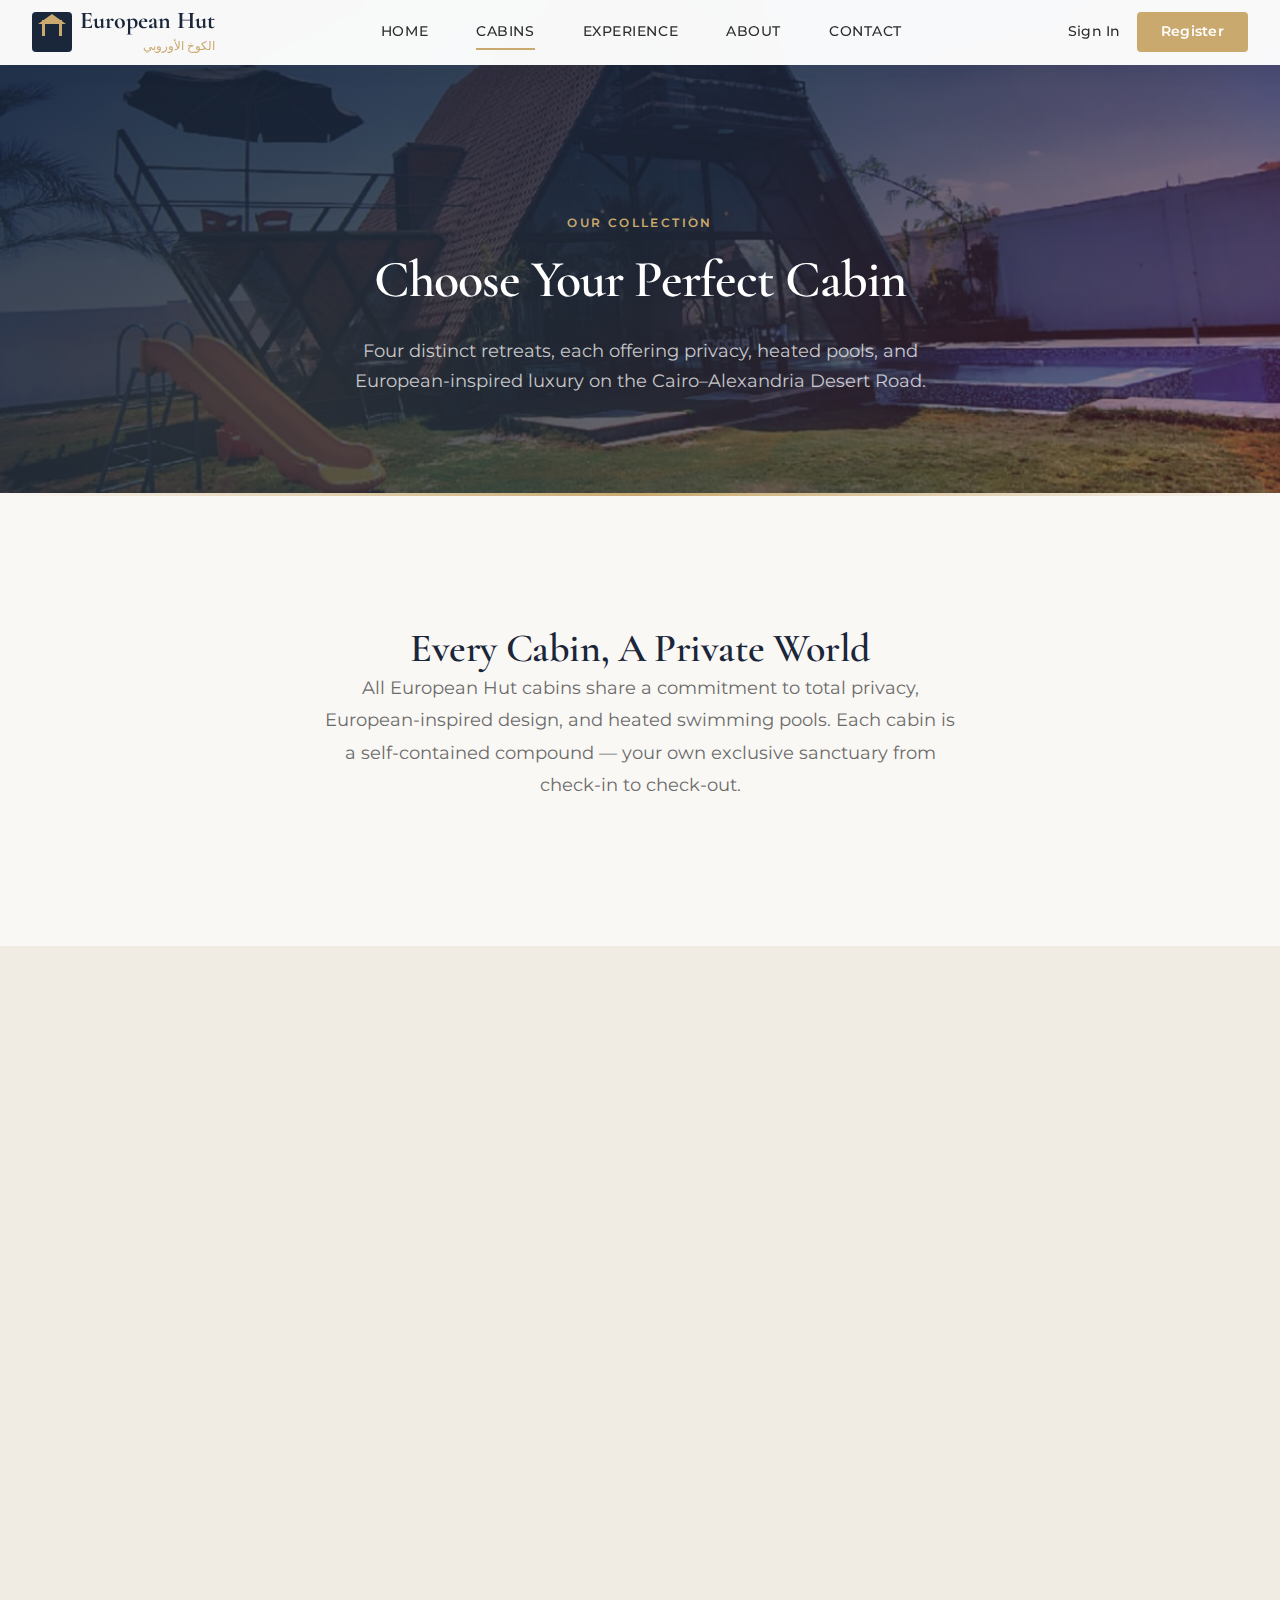
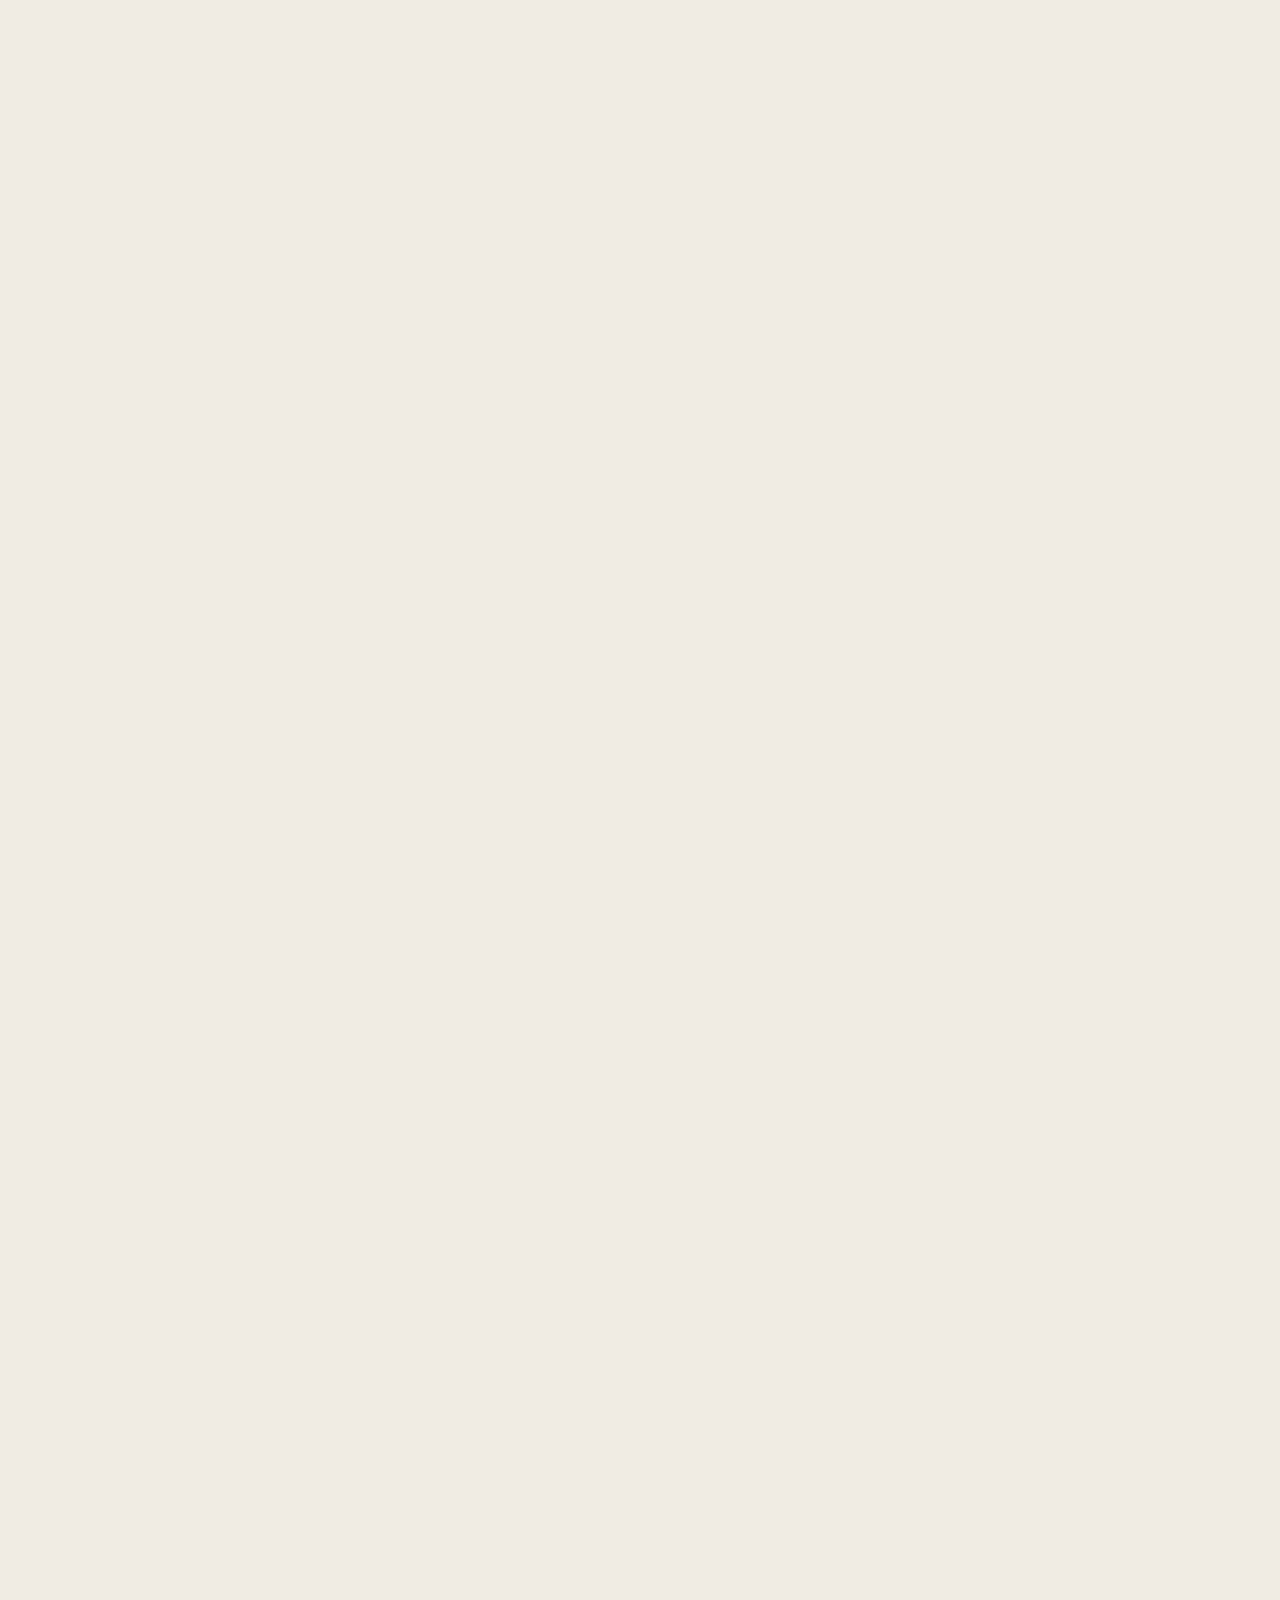
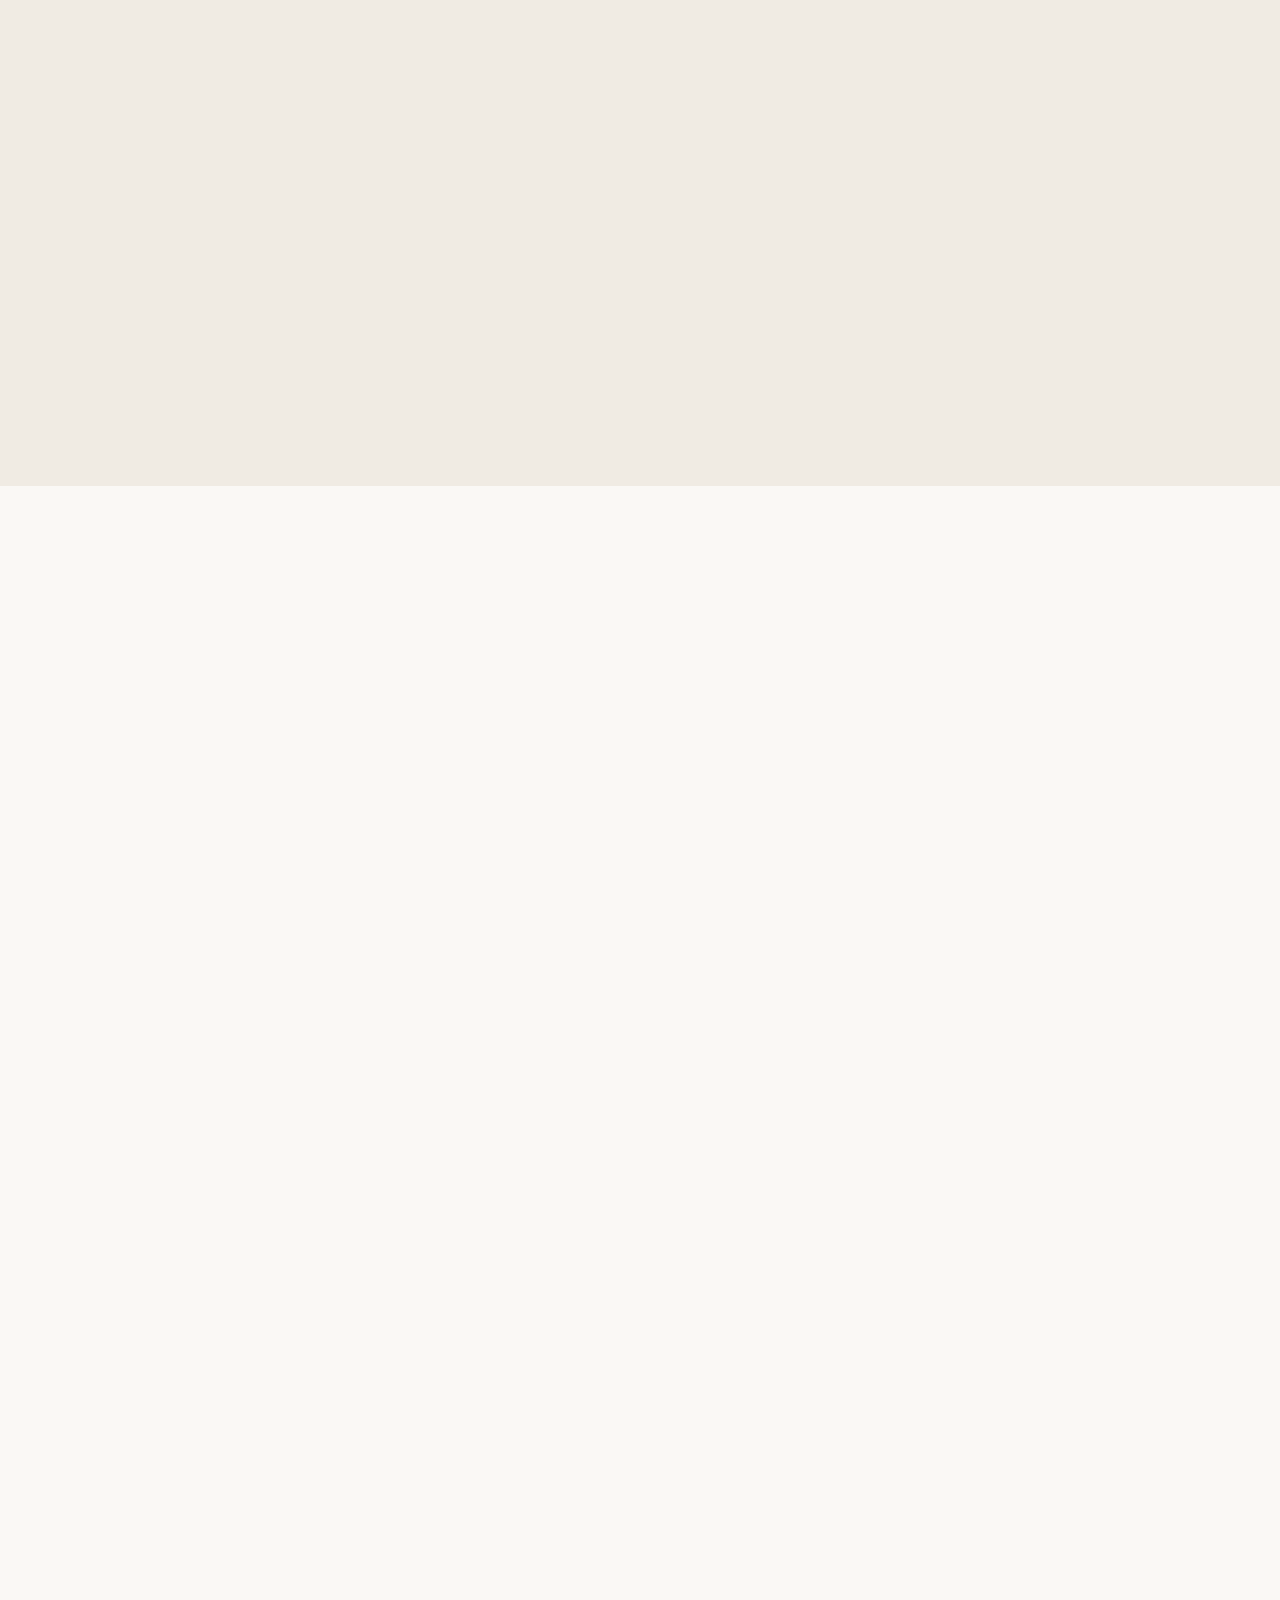
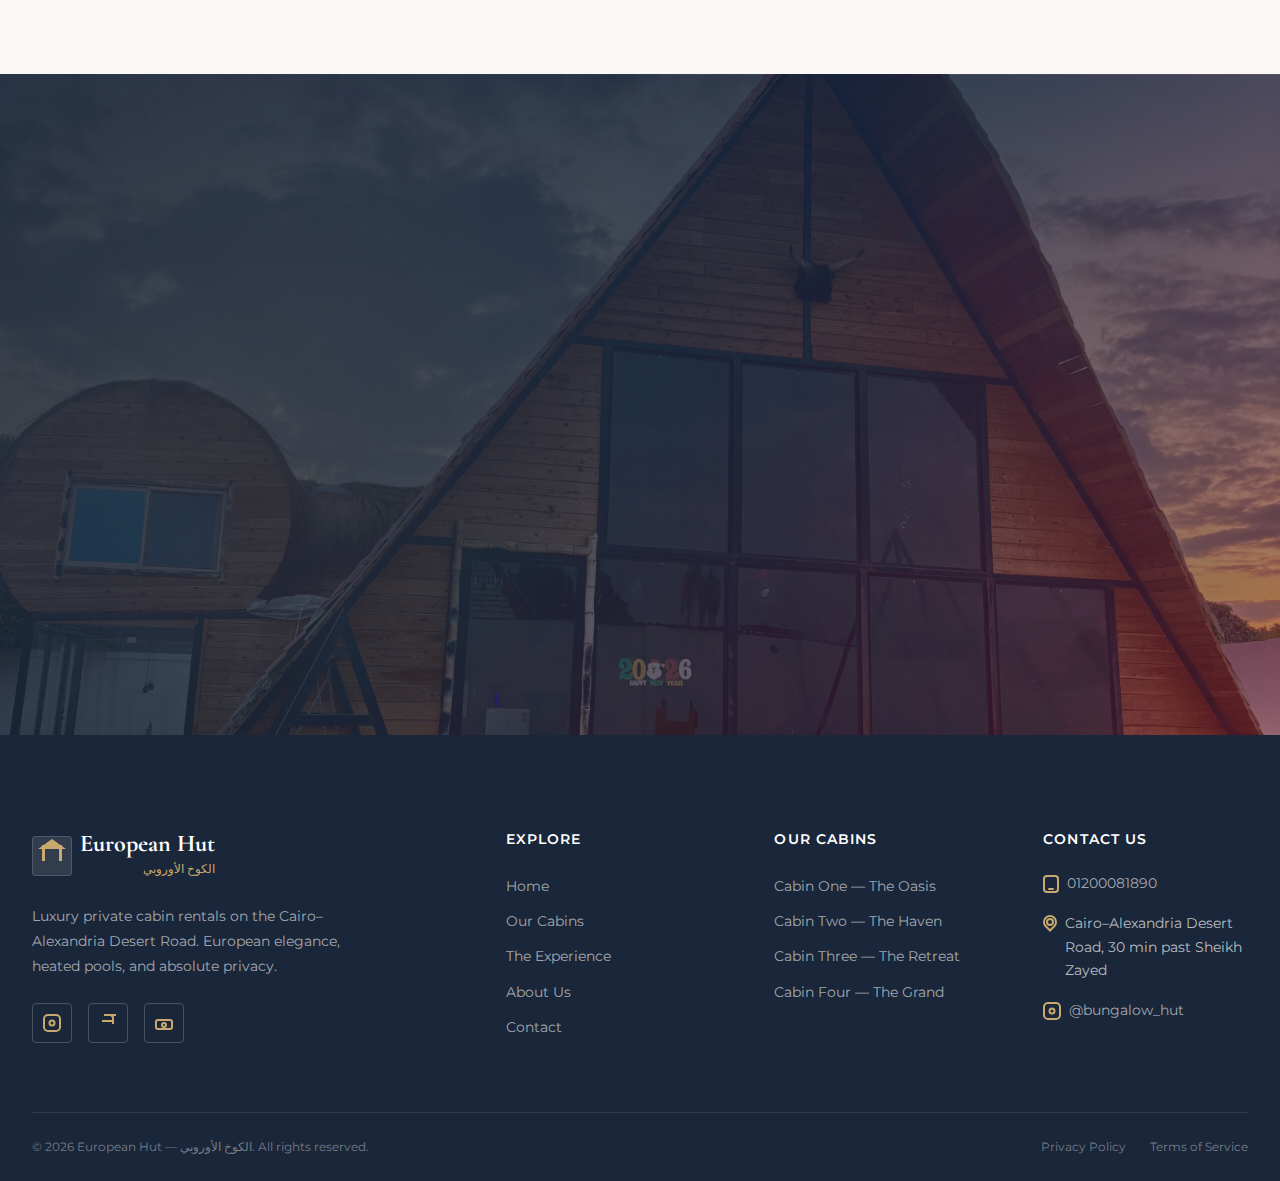
<file: cabins.html>
<!DOCTYPE html>
<html lang="en" dir="ltr">
<head>
  <meta charset="UTF-8">
  <meta name="viewport" content="width=device-width, initial-scale=1.0">
  <meta name="description" content="Browse all four luxury cabins at European Hut — from 7,000 to 15,000 EGP per day. Heated pools, private compounds, and European-inspired design.">
  <meta name="keywords" content="European Hut cabins, luxury cabins Egypt, private pool cabin, heated pool chalet, cabin rental Cairo">
  <title>Our Cabins — European Hut | الكوخ الأوروبي</title>
  <link rel="stylesheet" href="styles.css">
</head>
<body>

  <!-- ========================================
       NAVIGATION
       ======================================== -->
  <nav class="navbar" id="navbar" aria-label="Main navigation">
    <div class="nav-container">
      <a href="index.html" class="nav-logo">
        <div class="nav-logo-icon" aria-hidden="true"></div>
        <div>
          <span class="nav-logo-text">European Hut</span>
          <span class="nav-logo-arabic">الكوخ الأوروبي</span>
        </div>
      </a>
      <div class="nav-links">
        <a href="index.html">Home</a>
        <a href="cabins.html" class="active">Cabins</a>
        <a href="experience.html">Experience</a>
        <a href="about.html">About</a>
        <a href="contact.html">Contact</a>
      </div>
      <div class="nav-auth">
        <a href="login.html" class="btn-login">Sign In</a>
        <a href="register.html" class="btn-register">Register</a>
      </div>
      <button class="nav-toggle" id="navToggle" aria-label="Toggle navigation menu">
        <span></span><span></span><span></span>
      </button>
    </div>
  </nav>

  <!-- Mobile Menu -->
  <div class="nav-mobile" id="navMobile">
    <a href="index.html">Home</a>
    <a href="cabins.html">Cabins</a>
    <a href="experience.html">Experience</a>
    <a href="about.html">About</a>
    <a href="contact.html">Contact</a>
    <div class="nav-mobile-auth">
      <a href="login.html" class="btn btn-outline">Sign In</a>
      <a href="register.html" class="btn btn-primary">Register</a>
    </div>
  </div>

  <!-- ========================================
       PAGE HERO
       ======================================== -->
  <section class="page-hero">
    <div class="container page-hero-content">
      <span class="section-label">Our Collection</span>
      <h1>Choose Your Perfect Cabin</h1>
      <p>
        Four distinct retreats, each offering privacy, heated pools, and
        European-inspired luxury on the Cairo–Alexandria Desert Road.
      </p>
    </div>
  </section>
  <div class="hero-divider"></div>

  <!-- ========================================
       INTRODUCTION
       ======================================== -->
  <section class="section">
    <div class="container">
      <div class="text-center reveal" style="max-width: 750px; margin: 0 auto;">
        <h2>Every Cabin, A Private World</h2>
        <p class="section-subtitle mx-auto">
          All European Hut cabins share a commitment to total privacy, European-inspired design,
          and heated swimming pools. Each cabin is a self-contained compound — your own exclusive
          sanctuary from check-in to check-out.
        </p>
      </div>
    </div>
  </section>

  <!-- ========================================
       CABIN DETAILS — ALL 4 CABINS
       ======================================== -->
  <section class="section section--alt" style="padding-top: 0;">
    <div class="container">

      <!-- Cabin 1 -->
      <div class="cabin-card reveal" style="margin-bottom: var(--space-3xl); display: grid; grid-template-columns: 1fr 1fr; overflow: visible;">
        <div class="cabin-card-image" style="min-height: 400px; border-radius: var(--radius-lg) 0 0 var(--radius-lg);">
          <img src="./assets/WhatsApp%20Image%202026-02-10%20at%202.58.14%20PM%20%281%29.jpeg" alt="Cabin One — The Oasis: indoor heated pool with A-frame wooden ceiling and luxury sofas" class="cabin-img-placeholder">
          <span class="cabin-card-badge badge-popular">Best Seller</span>
        </div>
        <div class="cabin-card-body" style="padding: var(--space-3xl); display: flex; flex-direction: column; justify-content: center;">
          <div class="cabin-card-price" style="position: static; display: inline-block; width: fit-content; margin-bottom: var(--space-lg); border-radius: var(--radius-md);">
            <span class="price-amount">12,000</span>
            <span class="price-unit">EGP / day</span>
          </div>
          <h3 class="cabin-card-title" style="font-size: var(--font-size-2xl);">Cabin One — The Oasis</h3>
          <p class="cabin-card-desc" style="font-size: var(--font-size-base); line-height: 1.8;">
            Our signature retreat, featuring both an indoor and outdoor heated swimming pool.
            Three beautifully appointed bedrooms welcome families and couples alike, while the
            private compound ensures you enjoy every moment in seclusion. Floor-to-ceiling
            windows and an open layout bring the outdoors in.
          </p>
          <div class="cabin-card-features" style="border: none; padding-top: 0;">
            <div class="cabin-feature"><div class="cabin-feature-icon"><div class="icon-bed"></div></div><span>3 Bedrooms</span></div>
            <div class="cabin-feature"><div class="cabin-feature-icon"><div class="icon-pool"></div></div><span>Indoor Heated Pool</span></div>
            <div class="cabin-feature"><div class="cabin-feature-icon"><div class="icon-pool"></div></div><span>Outdoor Heated Pool</span></div>
            <div class="cabin-feature"><div class="cabin-feature-icon"><div class="icon-privacy"></div></div><span>100% Privacy</span></div>
            <div class="cabin-feature"><div class="cabin-feature-icon"><div class="icon-clock"></div></div><span>Check-in: 12:00 PM</span></div>
            <div class="cabin-feature"><div class="cabin-feature-icon"><div class="icon-calendar"></div></div><span>Check-out: 9:00 AM</span></div>
          </div>
          <div style="margin-top: var(--space-lg); display: flex; align-items: center; gap: var(--space-lg);">
            <a href="contact.html" class="btn btn-primary">Book This Cabin</a>
            <a href="cabin-details.html?id=1" style="font-size: var(--font-size-sm); color: var(--color-secondary); font-weight: 500;">View Details &rarr;</a>
          </div>
        </div>
      </div>

      <!-- Cabin 2 -->
      <div class="cabin-card reveal" style="margin-bottom: var(--space-3xl); display: grid; grid-template-columns: 1fr 1fr; overflow: visible;">
        <div class="cabin-card-body" style="padding: var(--space-3xl); display: flex; flex-direction: column; justify-content: center; order: 1;">
          <div class="cabin-card-price" style="position: static; display: inline-block; width: fit-content; margin-bottom: var(--space-lg); border-radius: var(--radius-md);">
            <span class="price-amount">7,000</span>
            <span class="price-unit">EGP / day</span>
          </div>
          <h3 class="cabin-card-title" style="font-size: var(--font-size-2xl);">Cabin Two — The Haven</h3>
          <p class="cabin-card-desc" style="font-size: var(--font-size-base); line-height: 1.8;">
            The most spacious option in our collection, boasting four master bedrooms and five
            bathrooms — three equipped with water heaters. Ideal for larger families or groups,
            The Haven delivers generous living spaces and a refreshing swimming pool, all at an
            exceptional value.
          </p>
          <div class="cabin-card-features" style="border: none; padding-top: 0;">
            <div class="cabin-feature"><div class="cabin-feature-icon"><div class="icon-bed"></div></div><span>4 Master Bedrooms</span></div>
            <div class="cabin-feature"><div class="cabin-feature-icon"><div class="icon-bathroom"></div></div><span>5 Bathrooms</span></div>
            <div class="cabin-feature"><div class="cabin-feature-icon"><div class="icon-pool"></div></div><span>Swimming Pool</span></div>
            <div class="cabin-feature"><div class="cabin-feature-icon"><div class="icon-privacy"></div></div><span>100% Privacy</span></div>
            <div class="cabin-feature"><div class="cabin-feature-icon"><div class="icon-clock"></div></div><span>Check-in: 2:00 PM</span></div>
            <div class="cabin-feature"><div class="cabin-feature-icon"><div class="icon-calendar"></div></div><span>Check-out: 10:00 AM</span></div>
          </div>
          <div style="margin-top: var(--space-lg); display: flex; align-items: center; gap: var(--space-lg);">
            <a href="contact.html" class="btn btn-primary">Book This Cabin</a>
            <a href="cabin-details.html?id=2" style="font-size: var(--font-size-sm); color: var(--color-secondary); font-weight: 500;">View Details &rarr;</a>
          </div>
        </div>
        <div class="cabin-card-image" style="min-height: 400px; border-radius: 0 var(--radius-lg) var(--radius-lg) 0; order: 2;">
          <img src="./assets/WhatsApp%20Image%202026-02-10%20at%202.57.49%20PM%20%283%29.jpeg" alt="Cabin Two — The Haven: large outdoor pool with palm trees and garden" class="cabin-img-placeholder">
          <span class="cabin-card-badge badge-value">Best Value</span>
        </div>
      </div>

      <!-- Cabin 3 -->
      <div class="cabin-card reveal" style="margin-bottom: var(--space-3xl); display: grid; grid-template-columns: 1fr 1fr; overflow: visible;">
        <div class="cabin-card-image" style="min-height: 400px; border-radius: var(--radius-lg) 0 0 var(--radius-lg);">
          <img src="./assets/WhatsApp%20Image%202026-02-10%20at%206.34.38%20PM%20%281%29.jpeg" alt="Cabin Three — The Retreat: night view of indoor heated pool with red mood lighting and hanging swing" class="cabin-img-placeholder">
          <span class="cabin-card-badge badge-new">New</span>
        </div>
        <div class="cabin-card-body" style="padding: var(--space-3xl); display: flex; flex-direction: column; justify-content: center;">
          <div class="cabin-card-price" style="position: static; display: inline-block; width: fit-content; margin-bottom: var(--space-lg); border-radius: var(--radius-md);">
            <span class="price-amount">11,000</span>
            <span class="price-unit">EGP / day</span>
          </div>
          <h3 class="cabin-card-title" style="font-size: var(--font-size-2xl);">Cabin Three — The Retreat</h3>
          <p class="cabin-card-desc" style="font-size: var(--font-size-base); line-height: 1.8;">
            Designed for those who value intimacy and comfort, Cabin Three pairs three elegant
            bedrooms with an indoor heated pool — perfect for enjoying cooler evenings without
            stepping outside. The warm interiors and thoughtful layout make it a favorite among
            couples and small families.
          </p>
          <div class="cabin-card-features" style="border: none; padding-top: 0;">
            <div class="cabin-feature"><div class="cabin-feature-icon"><div class="icon-bed"></div></div><span>3 Bedrooms</span></div>
            <div class="cabin-feature"><div class="cabin-feature-icon"><div class="icon-pool"></div></div><span>Indoor Heated Pool</span></div>
            <div class="cabin-feature"><div class="cabin-feature-icon"><div class="icon-privacy"></div></div><span>100% Privacy</span></div>
            <div class="cabin-feature"><div class="cabin-feature-icon"><div class="icon-clock"></div></div><span>Check-in: 2:00 PM</span></div>
            <div class="cabin-feature"><div class="cabin-feature-icon"><div class="icon-calendar"></div></div><span>Check-out: 10:00 AM</span></div>
          </div>
          <div style="margin-top: var(--space-lg); display: flex; align-items: center; gap: var(--space-lg);">
            <a href="contact.html" class="btn btn-primary">Book This Cabin</a>
            <a href="cabin-details.html?id=3" style="font-size: var(--font-size-sm); color: var(--color-secondary); font-weight: 500;">View Details &rarr;</a>
          </div>
        </div>
      </div>

      <!-- Cabin 4 -->
      <div class="cabin-card reveal" style="display: grid; grid-template-columns: 1fr 1fr; overflow: visible;">
        <div class="cabin-card-body" style="padding: var(--space-3xl); display: flex; flex-direction: column; justify-content: center; order: 1;">
          <div class="cabin-card-price" style="position: static; display: inline-block; width: fit-content; margin-bottom: var(--space-lg); border-radius: var(--radius-md);">
            <span class="price-amount">15,000</span>
            <span class="price-unit">EGP / day</span>
          </div>
          <h3 class="cabin-card-title" style="font-size: var(--font-size-2xl);">Cabin Four — The Grand</h3>
          <p class="cabin-card-desc" style="font-size: var(--font-size-base); line-height: 1.8;">
            The pinnacle of the European Hut experience. Four luxurious bedrooms open onto a
            heated indoor glass swimming pool that transforms with the light of day. A private
            jacuzzi adds an extra layer of indulgence. Every surface, every finish, every detail
            has been selected to exceed expectations.
          </p>
          <div class="cabin-card-features" style="border: none; padding-top: 0;">
            <div class="cabin-feature"><div class="cabin-feature-icon"><div class="icon-bed"></div></div><span>4 Bedrooms</span></div>
            <div class="cabin-feature"><div class="cabin-feature-icon"><div class="icon-pool"></div></div><span>Heated Indoor Glass Pool</span></div>
            <div class="cabin-feature"><div class="cabin-feature-icon"><div class="icon-jacuzzi"></div></div><span>Jacuzzi</span></div>
            <div class="cabin-feature"><div class="cabin-feature-icon"><div class="icon-privacy"></div></div><span>100% Privacy</span></div>
            <div class="cabin-feature"><div class="cabin-feature-icon"><div class="icon-clock"></div></div><span>Check-in: 12:00 PM</span></div>
            <div class="cabin-feature"><div class="cabin-feature-icon"><div class="icon-calendar"></div></div><span>Check-out: 9:00 AM</span></div>
          </div>
          <div style="margin-top: var(--space-lg); display: flex; align-items: center; gap: var(--space-lg);">
            <a href="contact.html" class="btn btn-primary">Book This Cabin</a>
            <a href="cabin-details.html?id=4" style="font-size: var(--font-size-sm); color: var(--color-secondary); font-weight: 500;">View Details &rarr;</a>
          </div>
        </div>
        <div class="cabin-card-image" style="min-height: 400px; border-radius: 0 var(--radius-lg) var(--radius-lg) 0; order: 2;">
          <img src="./assets/WhatsApp%20Image%202026-02-10%20at%206.34.43%20PM.jpeg" alt="Cabin Four — The Grand: night indoor glass pool with jacuzzi faucet and warm wooden interior" class="cabin-img-placeholder">
          <span class="cabin-card-badge badge-premium">Premium</span>
        </div>
      </div>

    </div>
  </section>

  <!-- ========================================
       COMPARISON TABLE
       ======================================== -->
  <section class="section">
    <div class="container">
      <div class="text-center reveal" style="margin-bottom: var(--space-3xl);">
        <span class="section-label">At a Glance</span>
        <h2>Compare Our Cabins</h2>
        <p class="section-subtitle mx-auto">
          Find the cabin that best fits your needs with this side-by-side comparison.
        </p>
      </div>

      <div class="comparison-table-wrapper reveal">
        <table class="comparison-table">
          <thead>
            <tr>
              <th>Feature</th>
              <th>Cabin 1 — Oasis</th>
              <th>Cabin 2 — Haven</th>
              <th>Cabin 3 — Retreat</th>
              <th>Cabin 4 — Grand</th>
            </tr>
          </thead>
          <tbody>
            <tr class="price-row">
              <td>Daily Rate</td>
              <td>12,000 EGP</td>
              <td>7,000 EGP</td>
              <td>11,000 EGP</td>
              <td>15,000 EGP</td>
            </tr>
            <tr>
              <td>Bedrooms</td>
              <td>3</td>
              <td>4 Master</td>
              <td>3</td>
              <td>4</td>
            </tr>
            <tr>
              <td>Bathrooms</td>
              <td>Included</td>
              <td>5 (3 with heaters)</td>
              <td>Included</td>
              <td>Included</td>
            </tr>
            <tr>
              <td>Indoor Heated Pool</td>
              <td><span class="table-check"></span></td>
              <td><span class="table-dash">—</span></td>
              <td><span class="table-check"></span></td>
              <td><span class="table-check"></span></td>
            </tr>
            <tr>
              <td>Outdoor Heated Pool</td>
              <td><span class="table-check"></span></td>
              <td><span class="table-check"></span></td>
              <td><span class="table-dash">—</span></td>
              <td><span class="table-dash">—</span></td>
            </tr>
            <tr>
              <td>Glass Pool</td>
              <td><span class="table-dash">—</span></td>
              <td><span class="table-dash">—</span></td>
              <td><span class="table-dash">—</span></td>
              <td><span class="table-check"></span></td>
            </tr>
            <tr>
              <td>Jacuzzi</td>
              <td><span class="table-dash">—</span></td>
              <td><span class="table-dash">—</span></td>
              <td><span class="table-dash">—</span></td>
              <td><span class="table-check"></span></td>
            </tr>
            <tr>
              <td>Privacy</td>
              <td>100%</td>
              <td>100%</td>
              <td>100%</td>
              <td>100%</td>
            </tr>
            <tr>
              <td>Check-in</td>
              <td>12:00 PM</td>
              <td>2:00 PM</td>
              <td>2:00 PM</td>
              <td>12:00 PM</td>
            </tr>
            <tr>
              <td>Check-out</td>
              <td>9:00 AM</td>
              <td>10:00 AM</td>
              <td>10:00 AM</td>
              <td>9:00 AM</td>
            </tr>
          </tbody>
        </table>
      </div>
    </div>
  </section>

  <!-- ========================================
       CALL TO ACTION
       ======================================== -->
  <section class="cta-section">
    <div class="container">
      <div class="cta-content reveal">
        <span class="section-label">Ready to Book?</span>
        <h2>Secure Your Cabin Today</h2>
        <p>
          Contact us directly for real-time availability and to reserve your preferred dates.
          Advance booking is recommended, especially for weekends and holidays.
        </p>
        <div class="cta-buttons">
          <a href="tel:+201200081890" class="btn btn-primary btn-lg">Call Now</a>
          <a href="https://wa.me/201200081890" class="btn btn-ghost btn-lg" target="_blank" rel="noopener">WhatsApp Us</a>
        </div>
        <a href="tel:+201200081890" class="cta-phone">01200081890</a>
      </div>
    </div>
  </section>

  <!-- ========================================
       FOOTER
       ======================================== -->
  <footer class="footer">
    <div class="container">
      <div class="footer-grid">
        <div class="footer-brand">
          <a href="index.html" class="nav-logo">
            <div class="nav-logo-icon" aria-hidden="true"></div>
            <div>
              <span class="nav-logo-text">European Hut</span>
              <span class="nav-logo-arabic">الكوخ الأوروبي</span>
            </div>
          </a>
          <p>Luxury private cabin rentals on the Cairo–Alexandria Desert Road. European elegance, heated pools, and absolute privacy.</p>
          <div class="footer-social">
            <a href="https://www.instagram.com/bungalow_hut/" target="_blank" rel="noopener" aria-label="Instagram"><div class="icon-instagram"></div></a>
            <a href="https://www.facebook.com/profile.php?id=100063992444361&mibextid=ZbWKwL" target="_blank" rel="noopener" aria-label="Facebook"><div class="icon-facebook"></div></a>
            <a href="https://www.tiktok.com/@european.gott" target="_blank" rel="noopener" aria-label="TikTok"><div class="icon-camera"></div></a>
          </div>
        </div>
        <div>
          <h4>Explore</h4>
          <ul class="footer-links">
            <li><a href="index.html">Home</a></li>
            <li><a href="cabins.html">Our Cabins</a></li>
            <li><a href="experience.html">The Experience</a></li>
            <li><a href="about.html">About Us</a></li>
            <li><a href="contact.html">Contact</a></li>
          </ul>
        </div>
        <div>
          <h4>Our Cabins</h4>
          <ul class="footer-links">
            <li><a href="cabin-details.html?id=1">Cabin One — The Oasis</a></li>
            <li><a href="cabin-details.html?id=2">Cabin Two — The Haven</a></li>
            <li><a href="cabin-details.html?id=3">Cabin Three — The Retreat</a></li>
            <li><a href="cabin-details.html?id=4">Cabin Four — The Grand</a></li>
          </ul>
        </div>
        <div>
          <h4>Contact Us</h4>
          <div class="footer-contact-item">
            <div class="icon-phone" style="flex-shrink:0;margin-top:3px;"></div>
            <a href="tel:+201200081890">01200081890</a>
          </div>
          <div class="footer-contact-item">
            <div class="icon-location" style="flex-shrink:0;margin-top:3px;"></div>
            <span>Cairo–Alexandria Desert Road, 30 min past Sheikh Zayed</span>
          </div>
          <div class="footer-contact-item">
            <div class="icon-instagram" style="flex-shrink:0;margin-top:3px;"></div>
            <a href="https://www.instagram.com/bungalow_hut/" target="_blank" rel="noopener">@bungalow_hut</a>
          </div>
        </div>
      </div>
      <div class="footer-bottom">
        <span>&copy; 2026 European Hut — الكوخ الأوروبي. All rights reserved.</span>
        <div class="footer-bottom-links">
          <a href="#">Privacy Policy</a>
          <a href="#">Terms of Service</a>
        </div>
      </div>
    </div>
  </footer>

  <!-- ========================================
       JAVASCRIPT
       ======================================== -->
  <script>
    /* Mobile Navigation Toggle */
    var navToggle = document.getElementById('navToggle');
    var navMobile = document.getElementById('navMobile');
    var navbar = document.getElementById('navbar');

    navToggle.addEventListener('click', function() {
      navToggle.classList.toggle('open');
      navMobile.classList.toggle('open');
      document.body.style.overflow = navMobile.classList.contains('open') ? 'hidden' : '';
    });

    /* Navbar Scroll Effect */
    window.addEventListener('scroll', function() {
      navbar.classList.toggle('scrolled', window.scrollY > 60);
    });
    navbar.classList.add('scrolled');

    /* Scroll Reveal */
    var revealElements = document.querySelectorAll('.reveal');
    var revealObserver = new IntersectionObserver(function(entries) {
      entries.forEach(function(entry) {
        if (entry.isIntersecting) entry.target.classList.add('visible');
      });
    }, { threshold: 0.1, rootMargin: '0px 0px -40px 0px' });
    revealElements.forEach(function(el) { revealObserver.observe(el); });
  </script>

</body>
</html>
</file>
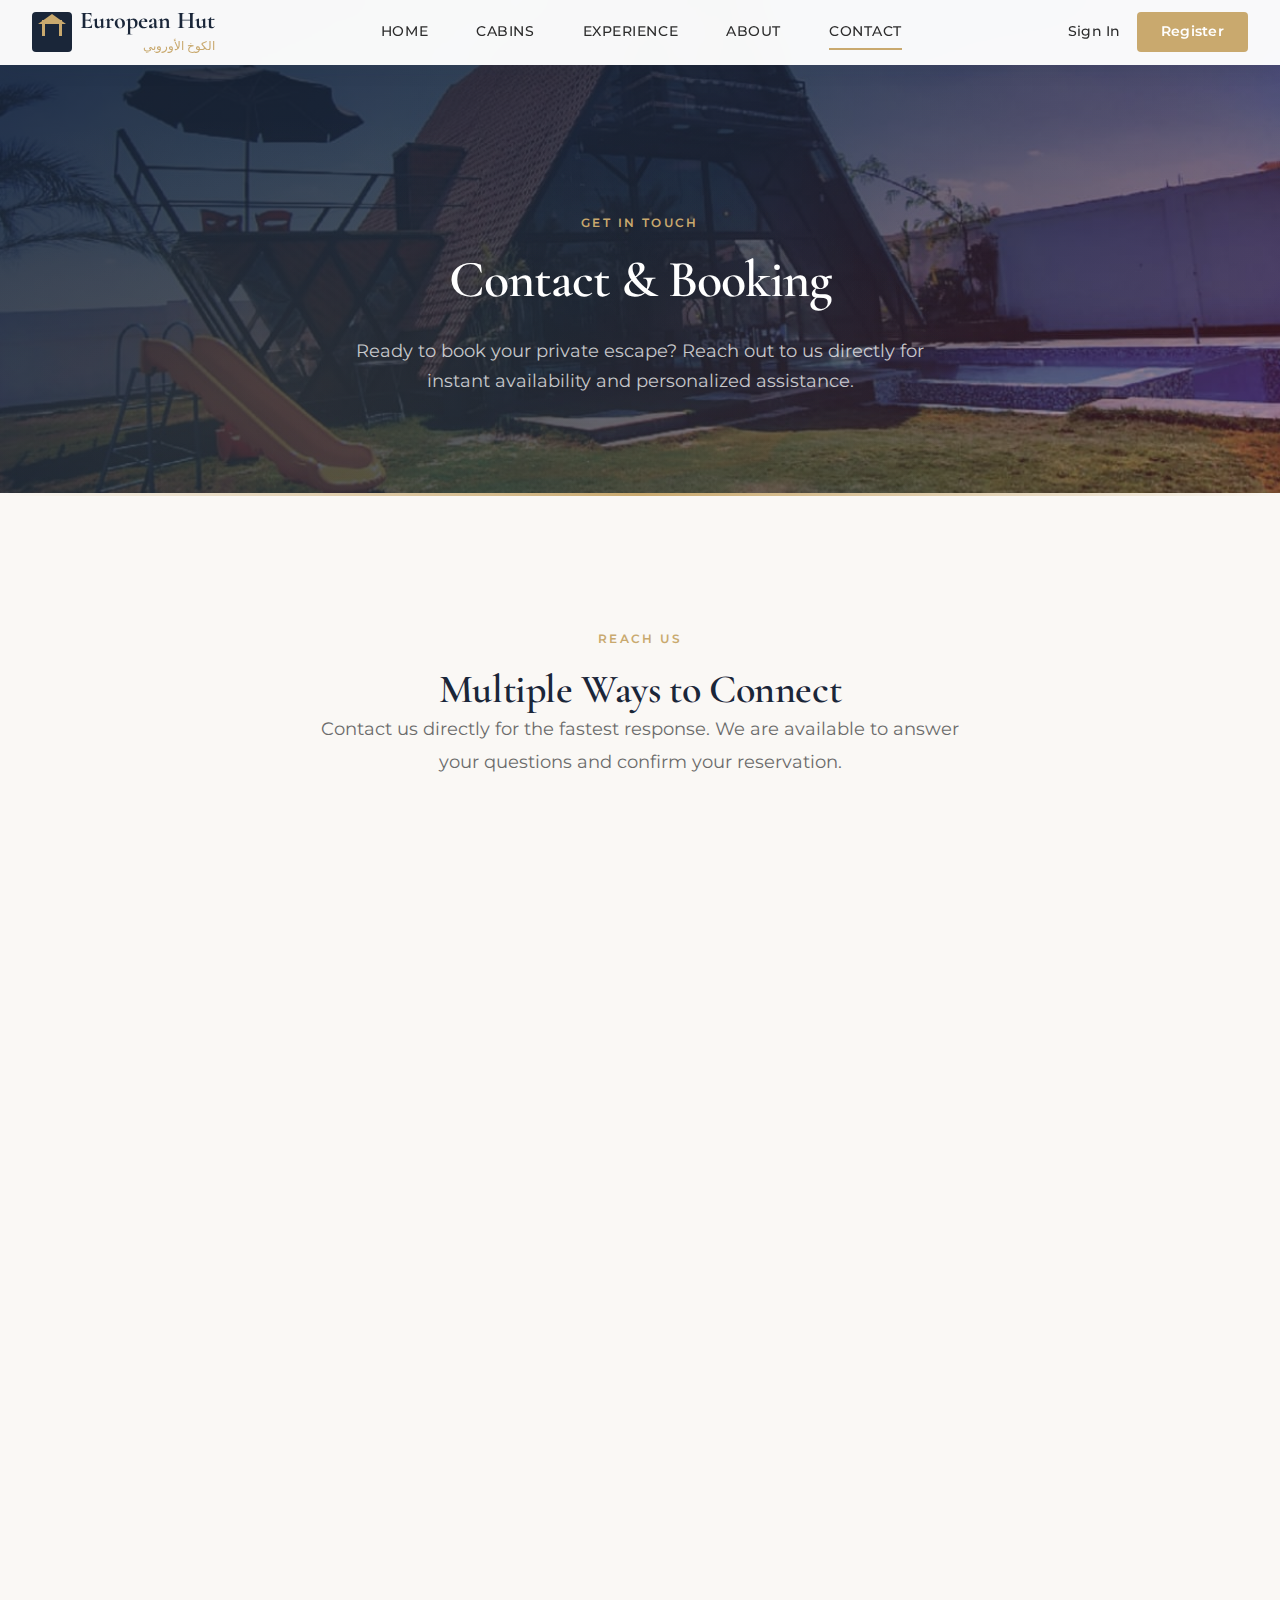
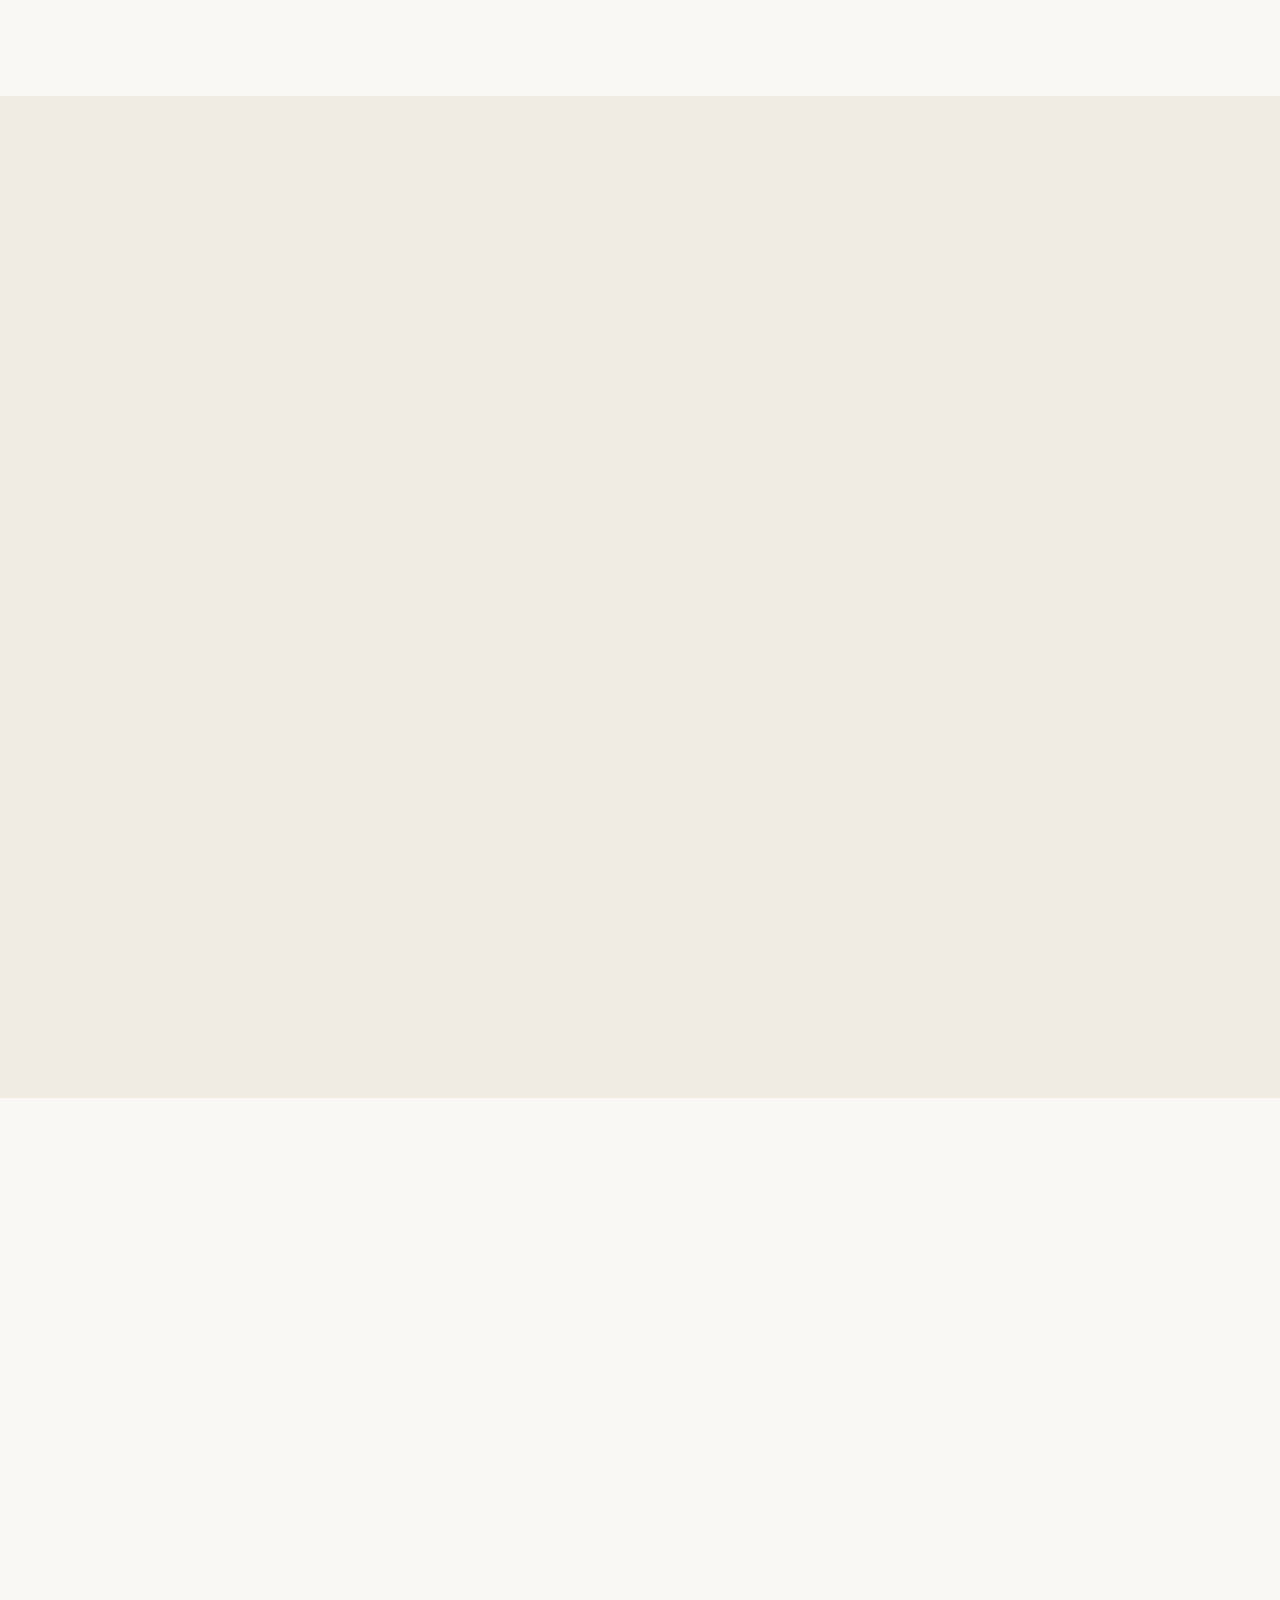
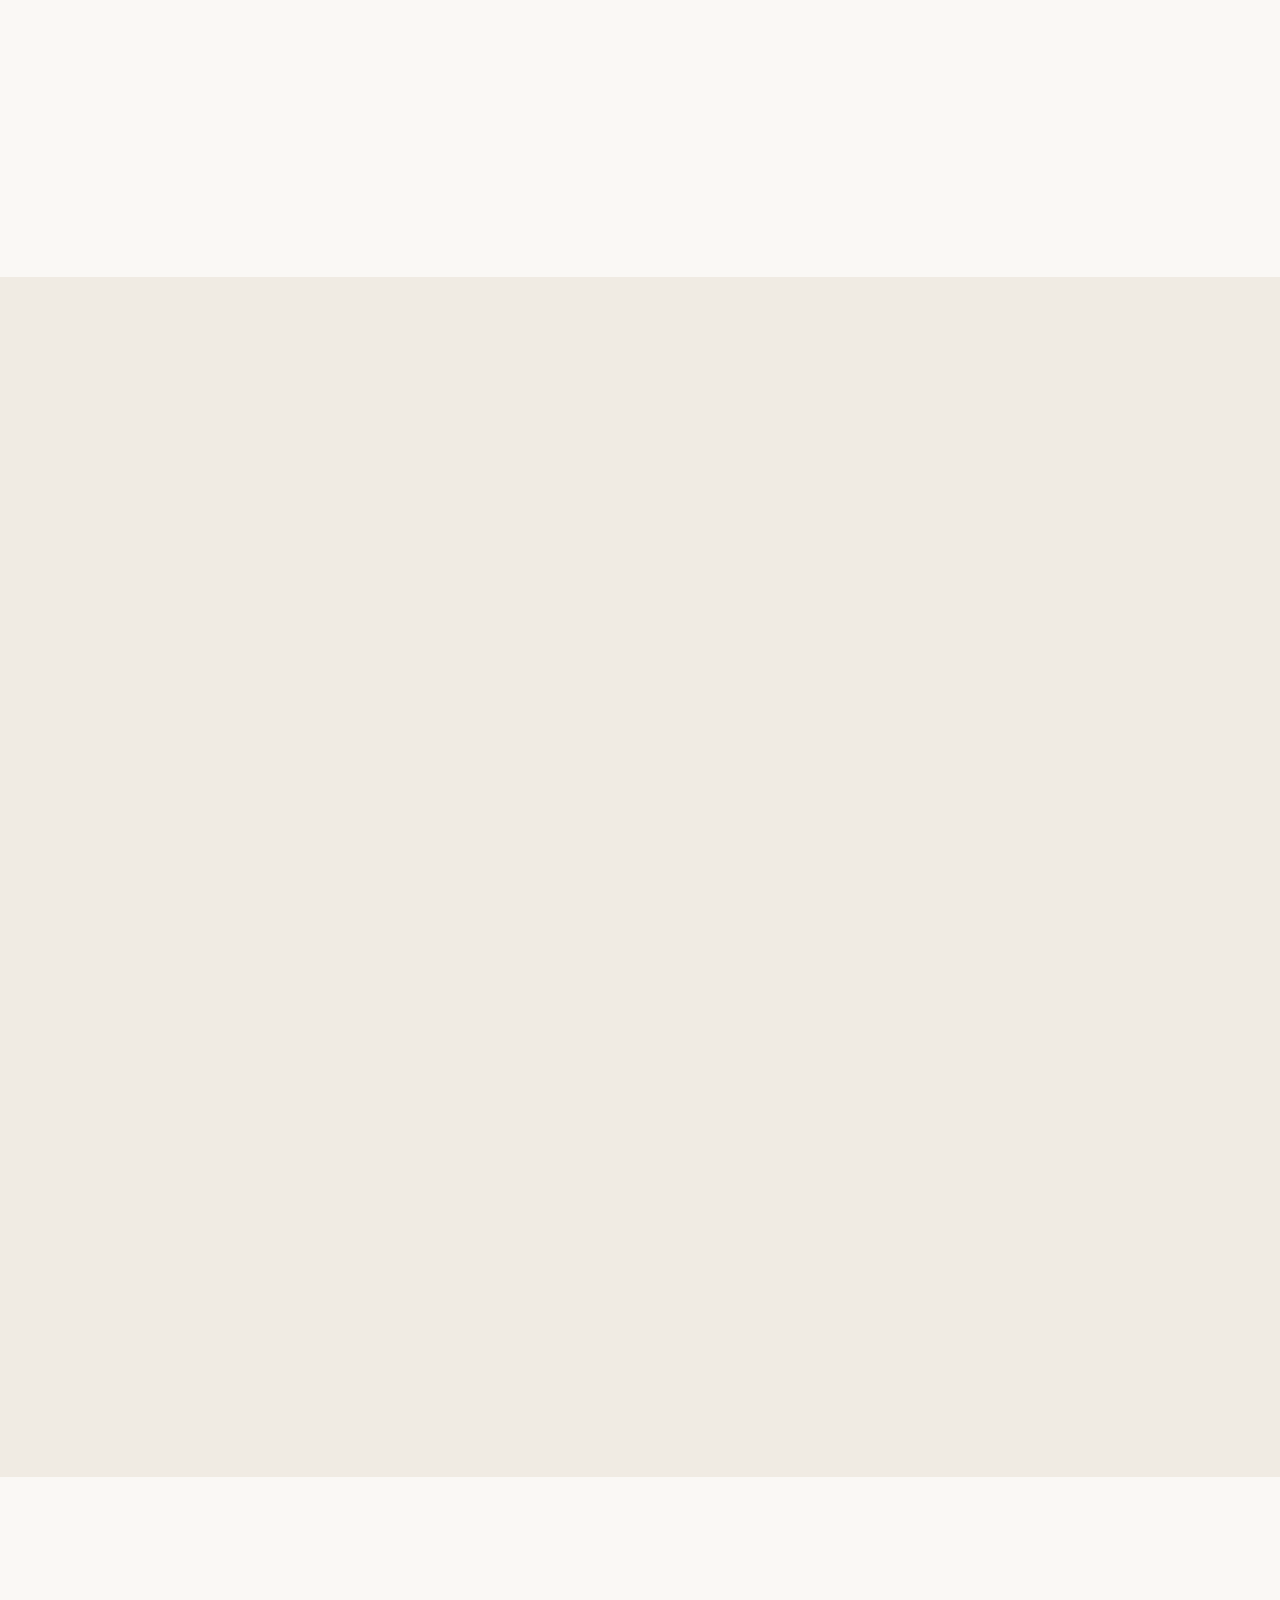
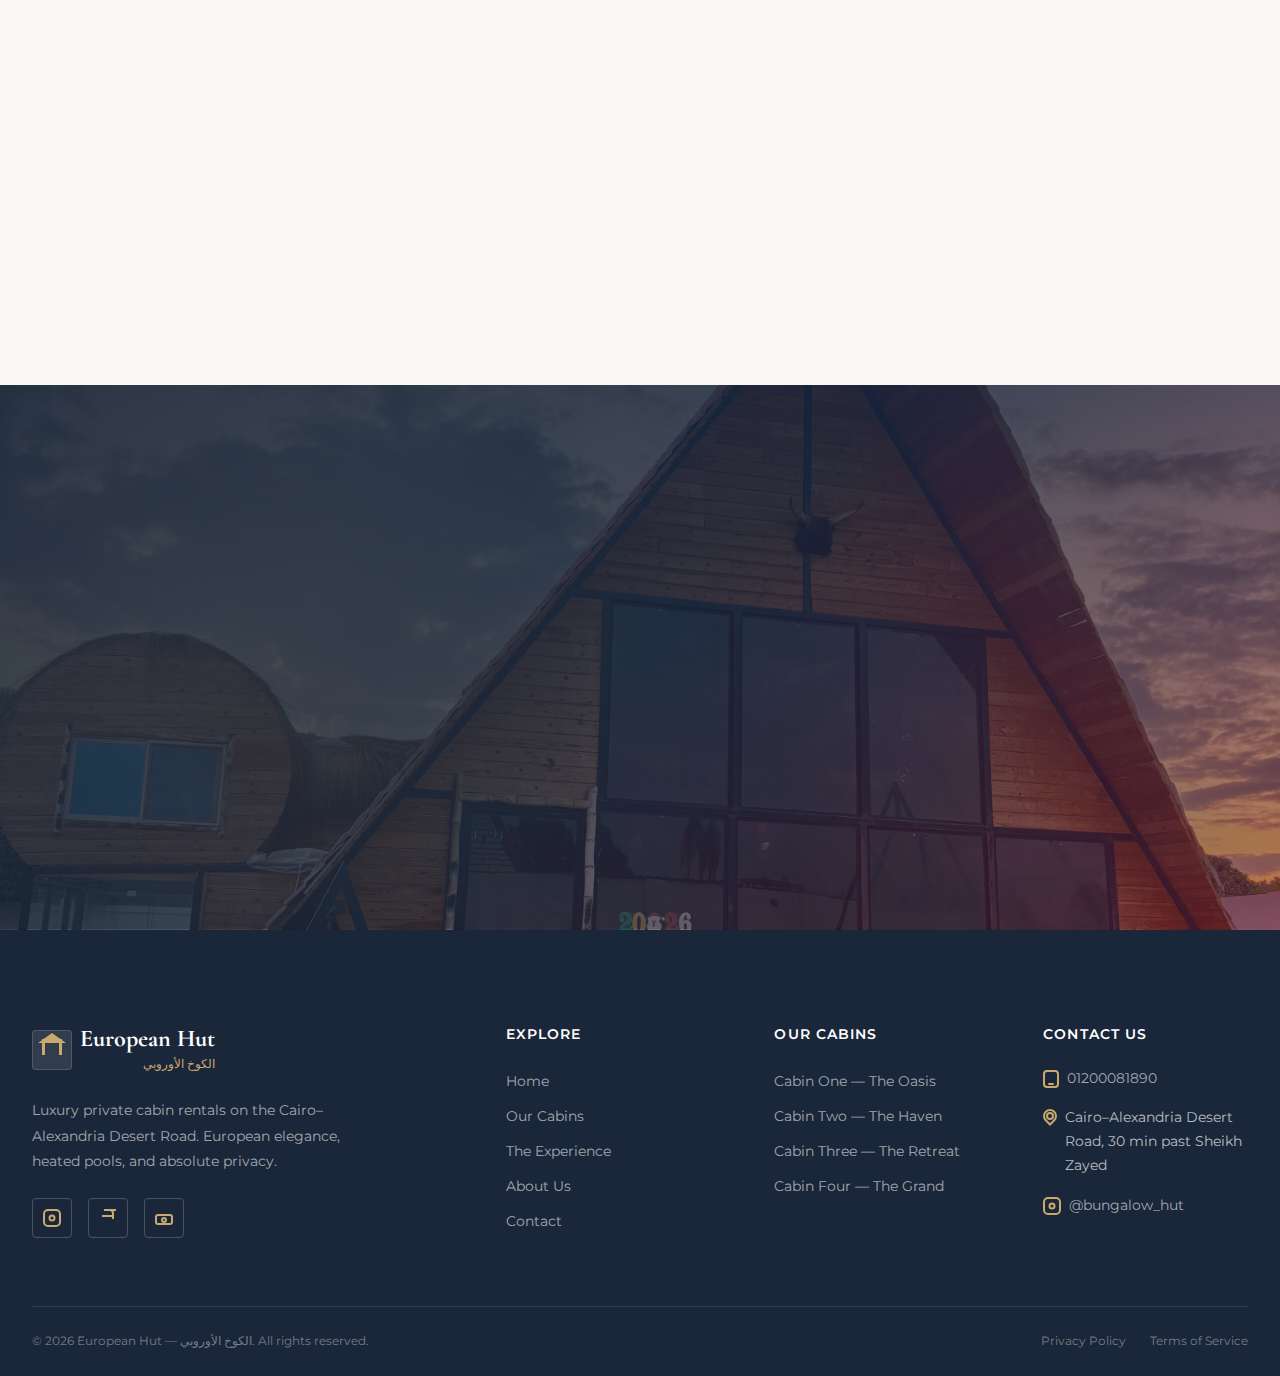
<file: contact.html>
<!DOCTYPE html>
<html lang="en" dir="ltr">
<head>
  <meta charset="UTF-8">
  <meta name="viewport" content="width=device-width, initial-scale=1.0">
  <meta name="description" content="Contact European Hut — الكوخ الأوروبي — to book your private cabin. Call, WhatsApp, or find us on social media. Located on Cairo-Alexandria Desert Road.">
  <meta name="keywords" content="contact European Hut, book cabin Egypt, WhatsApp cabin booking, cabin rental phone, Cairo Alexandria">
  <title>Contact Us — European Hut | الكوخ الأوروبي</title>
  <link rel="stylesheet" href="styles.css">
</head>
<body>

  <!-- ========================================
       NAVIGATION
       ======================================== -->
  <nav class="navbar" id="navbar" aria-label="Main navigation">
    <div class="nav-container">
      <a href="index.html" class="nav-logo">
        <div class="nav-logo-icon" aria-hidden="true"></div>
        <div>
          <span class="nav-logo-text">European Hut</span>
          <span class="nav-logo-arabic">الكوخ الأوروبي</span>
        </div>
      </a>
      <div class="nav-links">
        <a href="index.html">Home</a>
        <a href="cabins.html">Cabins</a>
        <a href="experience.html">Experience</a>
        <a href="about.html">About</a>
        <a href="contact.html" class="active">Contact</a>
      </div>
      <div class="nav-auth">
        <a href="login.html" class="btn-login">Sign In</a>
        <a href="register.html" class="btn-register">Register</a>
      </div>
      <button class="nav-toggle" id="navToggle" aria-label="Toggle navigation menu">
        <span></span><span></span><span></span>
      </button>
    </div>
  </nav>

  <div class="nav-mobile" id="navMobile">
    <a href="index.html">Home</a>
    <a href="cabins.html">Cabins</a>
    <a href="experience.html">Experience</a>
    <a href="about.html">About</a>
    <a href="contact.html">Contact</a>
    <div class="nav-mobile-auth">
      <a href="login.html" class="btn btn-outline">Sign In</a>
      <a href="register.html" class="btn btn-primary">Register</a>
    </div>
  </div>

  <!-- ========================================
       PAGE HERO
       ======================================== -->
  <section class="page-hero">
    <div class="container page-hero-content">
      <span class="section-label">Get in Touch</span>
      <h1>Contact &amp; Booking</h1>
      <p>
        Ready to book your private escape? Reach out to us directly for instant
        availability and personalized assistance.
      </p>
    </div>
  </section>
  <div class="hero-divider"></div>

  <!-- ========================================
       CONTACT METHODS
       ======================================== -->
  <section class="section">
    <div class="container">
      <div class="text-center reveal" style="margin-bottom: var(--space-3xl);">
        <span class="section-label">Reach Us</span>
        <h2>Multiple Ways to Connect</h2>
        <p class="section-subtitle mx-auto">
          Contact us directly for the fastest response. We are available to answer
          your questions and confirm your reservation.
        </p>
      </div>

      <div class="grid grid-3 reveal">
        <!-- Phone -->
        <div class="contact-card" style="flex-direction: column; text-align: center;">
          <div class="contact-card-icon" style="margin: 0 auto var(--space-md);">
            <div class="icon-phone"></div>
          </div>
          <h3>Call Us</h3>
          <p>Speak directly with our team for bookings, questions, or special requests.</p>
          <a href="tel:+201200081890" class="btn btn-primary btn-sm" style="margin-top: var(--space-md);">01200081890</a>
        </div>

        <!-- WhatsApp -->
        <div class="contact-card" style="flex-direction: column; text-align: center;">
          <div class="contact-card-icon" style="margin: 0 auto var(--space-md);">
            <div class="icon-phone"></div>
          </div>
          <h3>WhatsApp</h3>
          <p>Message us on WhatsApp for quick inquiries, photo requests, and availability checks.</p>
          <a href="https://wa.me/201200081890" class="btn btn-primary btn-sm" target="_blank" rel="noopener" style="margin-top: var(--space-md);">Chat on WhatsApp</a>
        </div>

        <!-- Location -->
        <div class="contact-card" style="flex-direction: column; text-align: center;">
          <div class="contact-card-icon" style="margin: 0 auto var(--space-md);">
            <div class="icon-location"></div>
          </div>
          <h3>Visit Us</h3>
          <p>European Countryside, Cairo–Alexandria Desert Road, 30 min past Sheikh Zayed.</p>
          <a href="https://maps.app.goo.gl/14f14ScWuTx4JTFv7" class="btn btn-primary btn-sm" target="_blank" rel="noopener" style="margin-top: var(--space-md);">Get Directions</a>
        </div>
      </div>

      <!-- Social Media Cards -->
      <div class="grid grid-3 reveal" style="margin-top: var(--space-2xl);">
        <div class="contact-card" style="flex-direction: column; text-align: center;">
          <div class="contact-card-icon" style="margin: 0 auto var(--space-md);">
            <div class="icon-instagram"></div>
          </div>
          <h3>Instagram</h3>
          <p>Follow us for the latest photos, updates, and behind-the-scenes content.</p>
          <a href="https://www.instagram.com/bungalow_hut/" class="btn btn-outline btn-sm" target="_blank" rel="noopener" style="margin-top: var(--space-md);">@bungalow_hut</a>
        </div>

        <div class="contact-card" style="flex-direction: column; text-align: center;">
          <div class="contact-card-icon" style="margin: 0 auto var(--space-md);">
            <div class="icon-facebook"></div>
          </div>
          <h3>Facebook</h3>
          <p>Like our page for announcements, new cabin launches, and special offers.</p>
          <a href="https://www.facebook.com/profile.php?id=100063992444361&mibextid=ZbWKwL" class="btn btn-outline btn-sm" target="_blank" rel="noopener" style="margin-top: var(--space-md);">Visit Facebook</a>
        </div>

        <div class="contact-card" style="flex-direction: column; text-align: center;">
          <div class="contact-card-icon" style="margin: 0 auto var(--space-md);">
            <div class="icon-camera"></div>
          </div>
          <h3>TikTok</h3>
          <p>Watch video tours of our cabins, pools, and the surrounding landscape.</p>
          <a href="https://www.tiktok.com/@european.gott" class="btn btn-outline btn-sm" target="_blank" rel="noopener" style="margin-top: var(--space-md);">@european.gott</a>
        </div>
      </div>
    </div>
  </section>

  <!-- ========================================
       LOCATION MAP
       ======================================== -->
  <section class="section section--alt">
    <div class="container">
      <div class="text-center reveal" style="margin-bottom: var(--space-3xl);">
        <span class="section-label">Location</span>
        <h2>Find Us on the Map</h2>
        <p class="section-subtitle mx-auto">
          European Countryside, Cairo–Alexandria Desert Road — just 30 minutes past Sheikh Zayed.
        </p>
      </div>

      <div class="map-container reveal">
        <iframe
          src="https://www.google.com/maps/embed?pb=!1m18!1m12!1m3!1d3452.123456!2d30.8!3d30.2!2m3!1f0!2f0!3f0!3m2!1i1024!2i768!4f13.1!3m3!1m2!1s0x0%3A0x0!2zMzDCsDEyJzAwLjAiTiAzMMKwNDgnMDAuMCJF!5e0!3m2!1sen!2seg!4v1"
          width="100%"
          height="100%"
          style="border:0;"
          allowfullscreen=""
          loading="lazy"
          referrerpolicy="no-referrer-when-downgrade"
          title="European Hut Location"
        ></iframe>
      </div>

      <div class="text-center reveal" style="margin-top: var(--space-xl);">
        <a href="https://maps.app.goo.gl/14f14ScWuTx4JTFv7" class="btn btn-primary" target="_blank" rel="noopener">Open in Google Maps</a>
      </div>
    </div>
  </section>

  <!-- ========================================
       BOOKING INFO & HOURS
       ======================================== -->
  <section class="section">
    <div class="container">
      <div class="text-center reveal" style="margin-bottom: var(--space-3xl);">
        <span class="section-label">Booking</span>
        <h2>Availability &amp; Check-in Times</h2>
      </div>

      <div class="hours-grid reveal">
        <div class="hours-card">
          <h4>Cabins 1 &amp; 4</h4>
          <p><strong>Check-in:</strong> 12:00 PM</p>
          <p><strong>Check-out:</strong> 9:00 AM (next day)</p>
          <p style="color: var(--color-text-muted); margin-top: var(--space-sm);">Rates: 12,000 &amp; 15,000 EGP/day</p>
        </div>
        <div class="hours-card">
          <h4>Cabins 2 &amp; 3</h4>
          <p><strong>Check-in:</strong> 2:00 PM</p>
          <p><strong>Check-out:</strong> 10:00 AM (next day)</p>
          <p style="color: var(--color-text-muted); margin-top: var(--space-sm);">Rates: 7,000 &amp; 11,000 EGP/day</p>
        </div>
        <div class="hours-card">
          <h4>Year-Round</h4>
          <p><strong>Available:</strong> Every day of the year</p>
          <p><strong>Booking:</strong> Advance booking recommended</p>
          <p style="color: var(--color-text-muted); margin-top: var(--space-sm);">Weekends and holidays fill quickly</p>
        </div>
        <div class="hours-card">
          <h4>Special Services</h4>
          <p><strong>Photography:</strong> Available upon request</p>
          <p><strong>Filming:</strong> Contact us for arrangements</p>
          <p style="color: var(--color-text-muted); margin-top: var(--space-sm);">Pricing varies by scope &amp; duration</p>
        </div>
      </div>

      <div class="text-center reveal" style="margin-top: var(--space-2xl);">
        <p style="font-size: var(--font-size-md); color: var(--color-text-light); max-width: 600px; margin: 0 auto;">
          <strong style="color: var(--color-primary);">Tip:</strong> Contact us directly for instant availability
          and reservations. We respond fastest on WhatsApp and phone calls.
        </p>
      </div>
    </div>
  </section>

  <!-- ========================================
       FAQS
       ======================================== -->
  <section class="section section--alt">
    <div class="container">
      <div class="text-center reveal" style="margin-bottom: var(--space-3xl);">
        <span class="section-label">FAQ</span>
        <h2>Frequently Asked Questions</h2>
        <p class="section-subtitle mx-auto">
          Find answers to common questions about booking, facilities, and your stay.
        </p>
      </div>

      <div style="max-width: 800px; margin: 0 auto;" class="reveal">
        <div class="faq-item open">
          <button class="faq-question" aria-expanded="true">
            How do I book a cabin?
            <span class="faq-toggle"></span>
          </button>
          <div class="faq-answer">
            <div class="faq-answer-inner">
              Booking is simple — call us at <a href="tel:+201200081890" style="color: var(--color-secondary); font-weight: 500;">01200081890</a>
              or message us on <a href="https://wa.me/201200081890" style="color: var(--color-secondary); font-weight: 500;" target="_blank" rel="noopener">WhatsApp</a>.
              Let us know your preferred cabin, dates, and number of guests. We will confirm availability immediately and guide you through the reservation process.
            </div>
          </div>
        </div>

        <div class="faq-item">
          <button class="faq-question" aria-expanded="false">
            What is included in the price?
            <span class="faq-toggle"></span>
          </button>
          <div class="faq-answer">
            <div class="faq-answer-inner">
              The daily rate covers exclusive use of the entire cabin and its private compound, including all bedrooms, bathrooms, swimming pool(s), and outdoor areas. Linens, towels, and basic amenities are provided. Food and beverages are not included — you are welcome to bring your own.
            </div>
          </div>
        </div>

        <div class="faq-item">
          <button class="faq-question" aria-expanded="false">
            Can we bring children?
            <span class="faq-toggle"></span>
          </button>
          <div class="faq-answer">
            <div class="faq-answer-inner">
              Children are welcome and count toward the 8-guest maximum per cabin. The private compound provides a safe, enclosed environment for families. Please supervise children around swimming pools at all times.
            </div>
          </div>
        </div>

        <div class="faq-item">
          <button class="faq-question" aria-expanded="false">
            Is food provided?
            <span class="faq-toggle"></span>
          </button>
          <div class="faq-answer">
            <div class="faq-answer-inner">
              Food and beverages are not included in the cabin rate. Guests are encouraged to bring their own meals and groceries. Hyper One and other supermarkets are located nearby on the Cairo–Alexandria Desert Road for convenient shopping.
            </div>
          </div>
        </div>

        <div class="faq-item">
          <button class="faq-question" aria-expanded="false">
            What is the cancellation policy?
            <span class="faq-toggle"></span>
          </button>
          <div class="faq-answer">
            <div class="faq-answer-inner">
              Cancellation policies may vary depending on the booking terms agreed upon. Please contact us directly to discuss our current cancellation and rescheduling options. We aim to be as flexible as possible.
            </div>
          </div>
        </div>

        <div class="faq-item">
          <button class="faq-question" aria-expanded="false">
            Can we extend our stay?
            <span class="faq-toggle"></span>
          </button>
          <div class="faq-answer">
            <div class="faq-answer-inner">
              Extensions are subject to availability. If you wish to extend your stay, please let us know as early as possible so we can check for the next booking and accommodate your request.
            </div>
          </div>
        </div>

        <div class="faq-item">
          <button class="faq-question" aria-expanded="false">
            Is filming or photography allowed?
            <span class="faq-toggle"></span>
          </button>
          <div class="faq-answer">
            <div class="faq-answer-inner">
              Yes, professional filming and photography sessions can be arranged. These must be coordinated in advance and are priced separately depending on the scope and duration of the project. Contact us to discuss your requirements and receive a quote.
            </div>
          </div>
        </div>
      </div>
    </div>
  </section>

  <!-- ========================================
       SOCIAL MEDIA SECTION
       ======================================== -->
  <section class="section">
    <div class="container">
      <div class="text-center reveal">
        <span class="section-label">Stay Connected</span>
        <h2>Follow Us on Social Media</h2>
        <p class="section-subtitle mx-auto" style="margin-bottom: var(--space-2xl);">
          Stay updated on new cabin launches, special offers, and behind-the-scenes
          glimpses of the European Hut experience.
        </p>
        <div style="display: flex; gap: var(--space-lg); justify-content: center; flex-wrap: wrap;">
          <a href="https://www.instagram.com/bungalow_hut/" class="btn btn-primary" target="_blank" rel="noopener">Instagram — @bungalow_hut</a>
          <a href="https://www.facebook.com/profile.php?id=100063992444361&mibextid=ZbWKwL" class="btn btn-outline" target="_blank" rel="noopener">Facebook Page</a>
          <a href="https://www.tiktok.com/@european.gott" class="btn btn-outline" target="_blank" rel="noopener">TikTok — @european.gott</a>
        </div>
      </div>
    </div>
  </section>

  <!-- ========================================
       CTA
       ======================================== -->
  <section class="cta-section">
    <div class="container">
      <div class="cta-content reveal">
        <span class="section-label">Book Today</span>
        <h2>Your Private Retreat Awaits</h2>
        <p>
          Do not wait — our cabins are in high demand, especially during weekends
          and holidays. Secure your dates today.
        </p>
        <div class="cta-buttons">
          <a href="tel:+201200081890" class="btn btn-primary btn-lg">Call 01200081890</a>
          <a href="https://wa.me/201200081890" class="btn btn-ghost btn-lg" target="_blank" rel="noopener">WhatsApp Us</a>
        </div>
      </div>
    </div>
  </section>

  <!-- ========================================
       FOOTER
       ======================================== -->
  <footer class="footer">
    <div class="container">
      <div class="footer-grid">
        <div class="footer-brand">
          <a href="index.html" class="nav-logo">
            <div class="nav-logo-icon" aria-hidden="true"></div>
            <div>
              <span class="nav-logo-text">European Hut</span>
              <span class="nav-logo-arabic">الكوخ الأوروبي</span>
            </div>
          </a>
          <p>Luxury private cabin rentals on the Cairo–Alexandria Desert Road. European elegance, heated pools, and absolute privacy.</p>
          <div class="footer-social">
            <a href="https://www.instagram.com/bungalow_hut/" target="_blank" rel="noopener" aria-label="Instagram"><div class="icon-instagram"></div></a>
            <a href="https://www.facebook.com/profile.php?id=100063992444361&mibextid=ZbWKwL" target="_blank" rel="noopener" aria-label="Facebook"><div class="icon-facebook"></div></a>
            <a href="https://www.tiktok.com/@european.gott" target="_blank" rel="noopener" aria-label="TikTok"><div class="icon-camera"></div></a>
          </div>
        </div>
        <div>
          <h4>Explore</h4>
          <ul class="footer-links">
            <li><a href="index.html">Home</a></li>
            <li><a href="cabins.html">Our Cabins</a></li>
            <li><a href="experience.html">The Experience</a></li>
            <li><a href="about.html">About Us</a></li>
            <li><a href="contact.html">Contact</a></li>
          </ul>
        </div>
        <div>
          <h4>Our Cabins</h4>
          <ul class="footer-links">
            <li><a href="cabin-details.html?id=1">Cabin One — The Oasis</a></li>
            <li><a href="cabin-details.html?id=2">Cabin Two — The Haven</a></li>
            <li><a href="cabin-details.html?id=3">Cabin Three — The Retreat</a></li>
            <li><a href="cabin-details.html?id=4">Cabin Four — The Grand</a></li>
          </ul>
        </div>
        <div>
          <h4>Contact Us</h4>
          <div class="footer-contact-item">
            <div class="icon-phone" style="flex-shrink:0;margin-top:3px;"></div>
            <a href="tel:+201200081890">01200081890</a>
          </div>
          <div class="footer-contact-item">
            <div class="icon-location" style="flex-shrink:0;margin-top:3px;"></div>
            <span>Cairo–Alexandria Desert Road, 30 min past Sheikh Zayed</span>
          </div>
          <div class="footer-contact-item">
            <div class="icon-instagram" style="flex-shrink:0;margin-top:3px;"></div>
            <a href="https://www.instagram.com/bungalow_hut/" target="_blank" rel="noopener">@bungalow_hut</a>
          </div>
        </div>
      </div>
      <div class="footer-bottom">
        <span>&copy; 2026 European Hut — الكوخ الأوروبي. All rights reserved.</span>
        <div class="footer-bottom-links">
          <a href="#">Privacy Policy</a>
          <a href="#">Terms of Service</a>
        </div>
      </div>
    </div>
  </footer>

  <script>
    var navToggle = document.getElementById('navToggle');
    var navMobile = document.getElementById('navMobile');
    var navbar = document.getElementById('navbar');

    navToggle.addEventListener('click', function() {
      navToggle.classList.toggle('open');
      navMobile.classList.toggle('open');
      document.body.style.overflow = navMobile.classList.contains('open') ? 'hidden' : '';
    });

    window.addEventListener('scroll', function() {
      navbar.classList.toggle('scrolled', window.scrollY > 60);
    });
    navbar.classList.add('scrolled');

    /* FAQ Toggle */
    document.querySelectorAll('.faq-question').forEach(function(btn) {
      btn.addEventListener('click', function() {
        var item = this.closest('.faq-item');
        var wasOpen = item.classList.contains('open');

        /* Close all */
        document.querySelectorAll('.faq-item').forEach(function(faq) {
          faq.classList.remove('open');
          faq.querySelector('.faq-question').setAttribute('aria-expanded', 'false');
        });

        /* Toggle clicked */
        if (!wasOpen) {
          item.classList.add('open');
          this.setAttribute('aria-expanded', 'true');
        }
      });
    });

    /* Scroll Reveal */
    var revealElements = document.querySelectorAll('.reveal');
    var revealObserver = new IntersectionObserver(function(entries) {
      entries.forEach(function(entry) {
        if (entry.isIntersecting) entry.target.classList.add('visible');
      });
    }, { threshold: 0.1, rootMargin: '0px 0px -40px 0px' });
    revealElements.forEach(function(el) { revealObserver.observe(el); });
  </script>

</body>
</html>
</file>
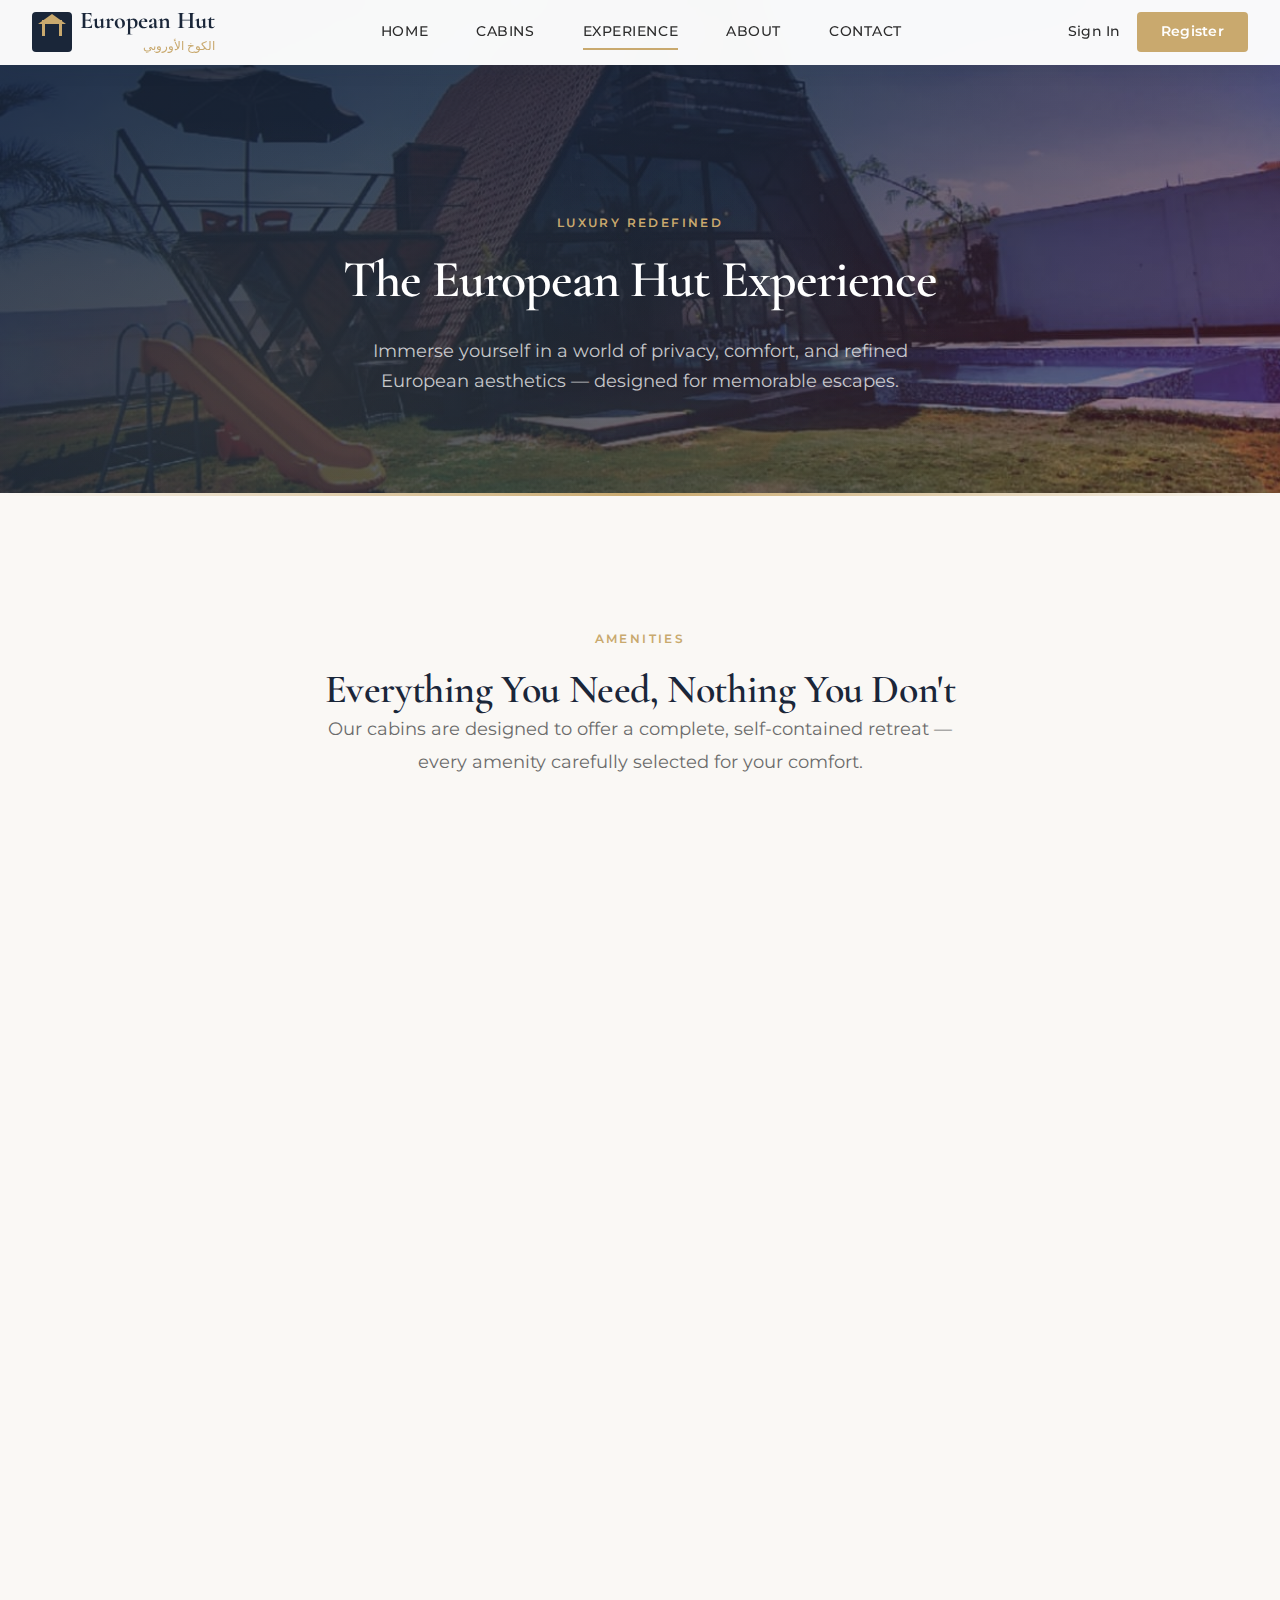
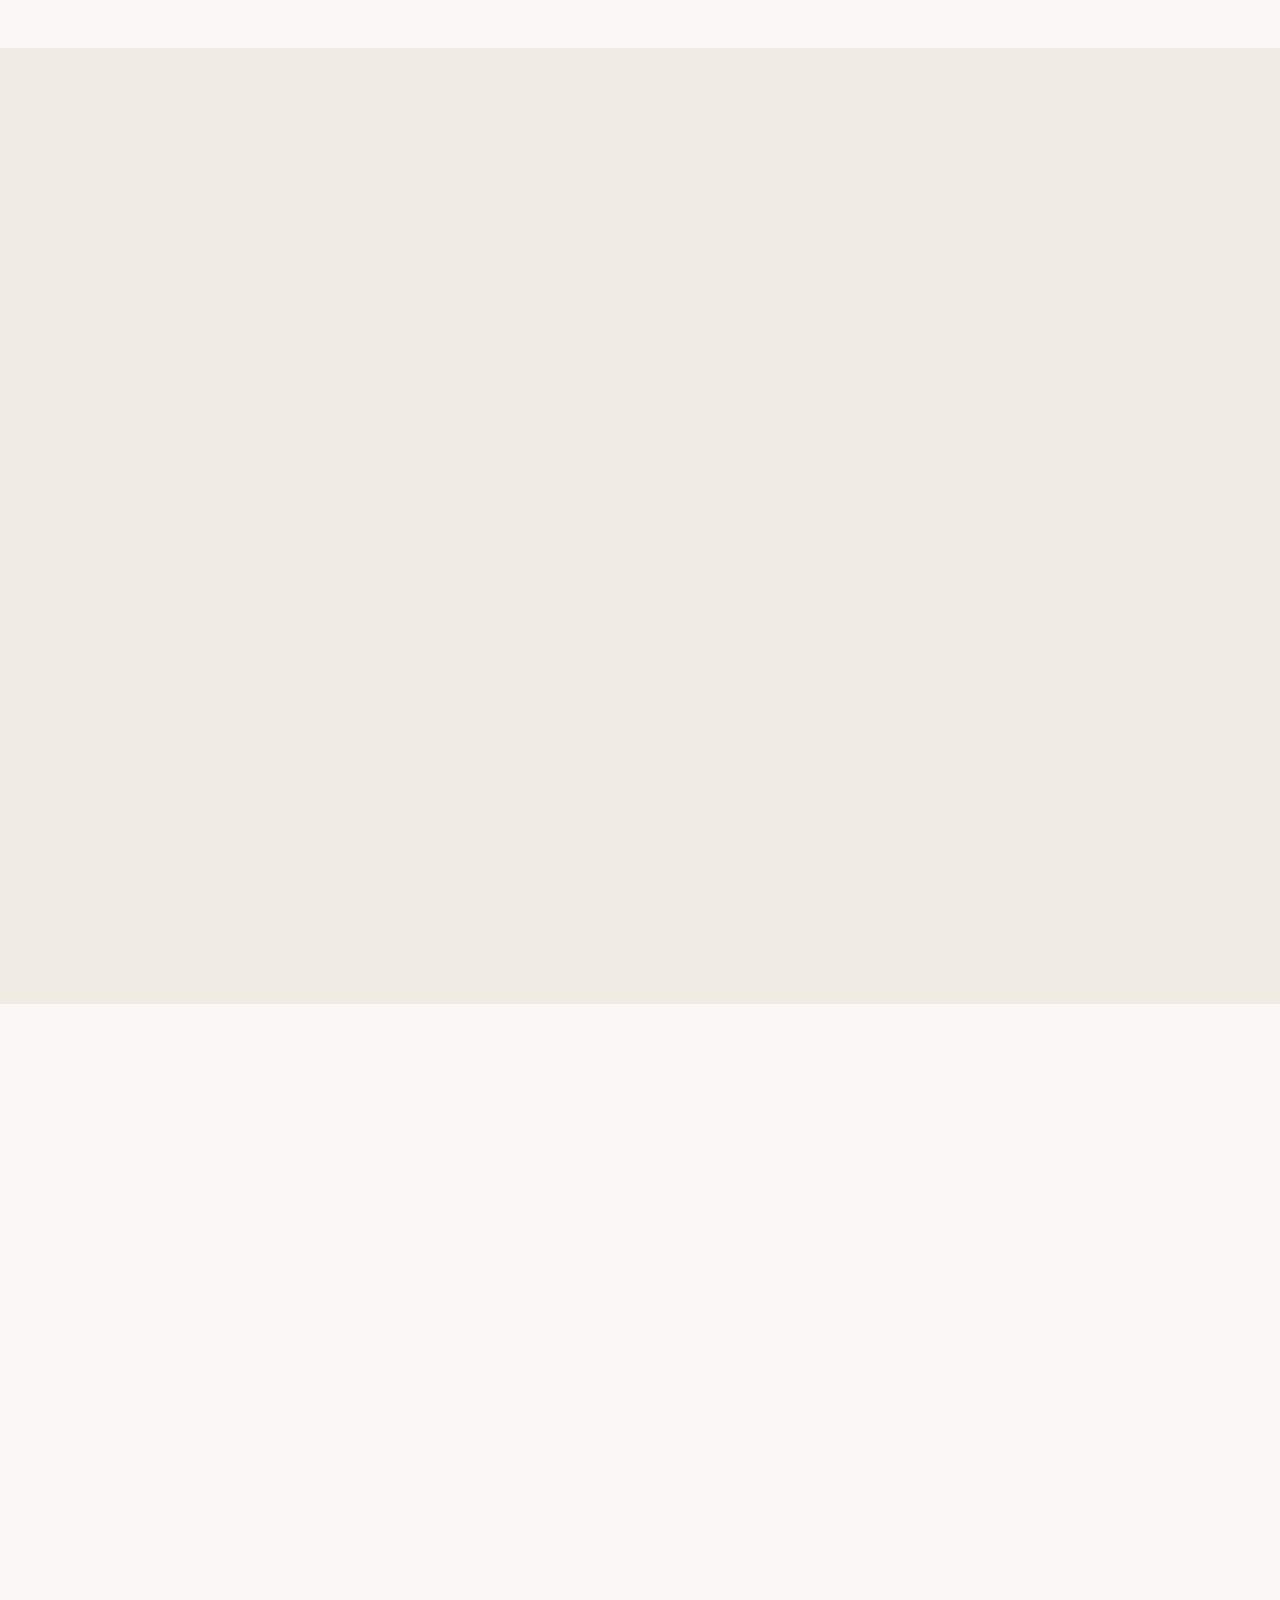
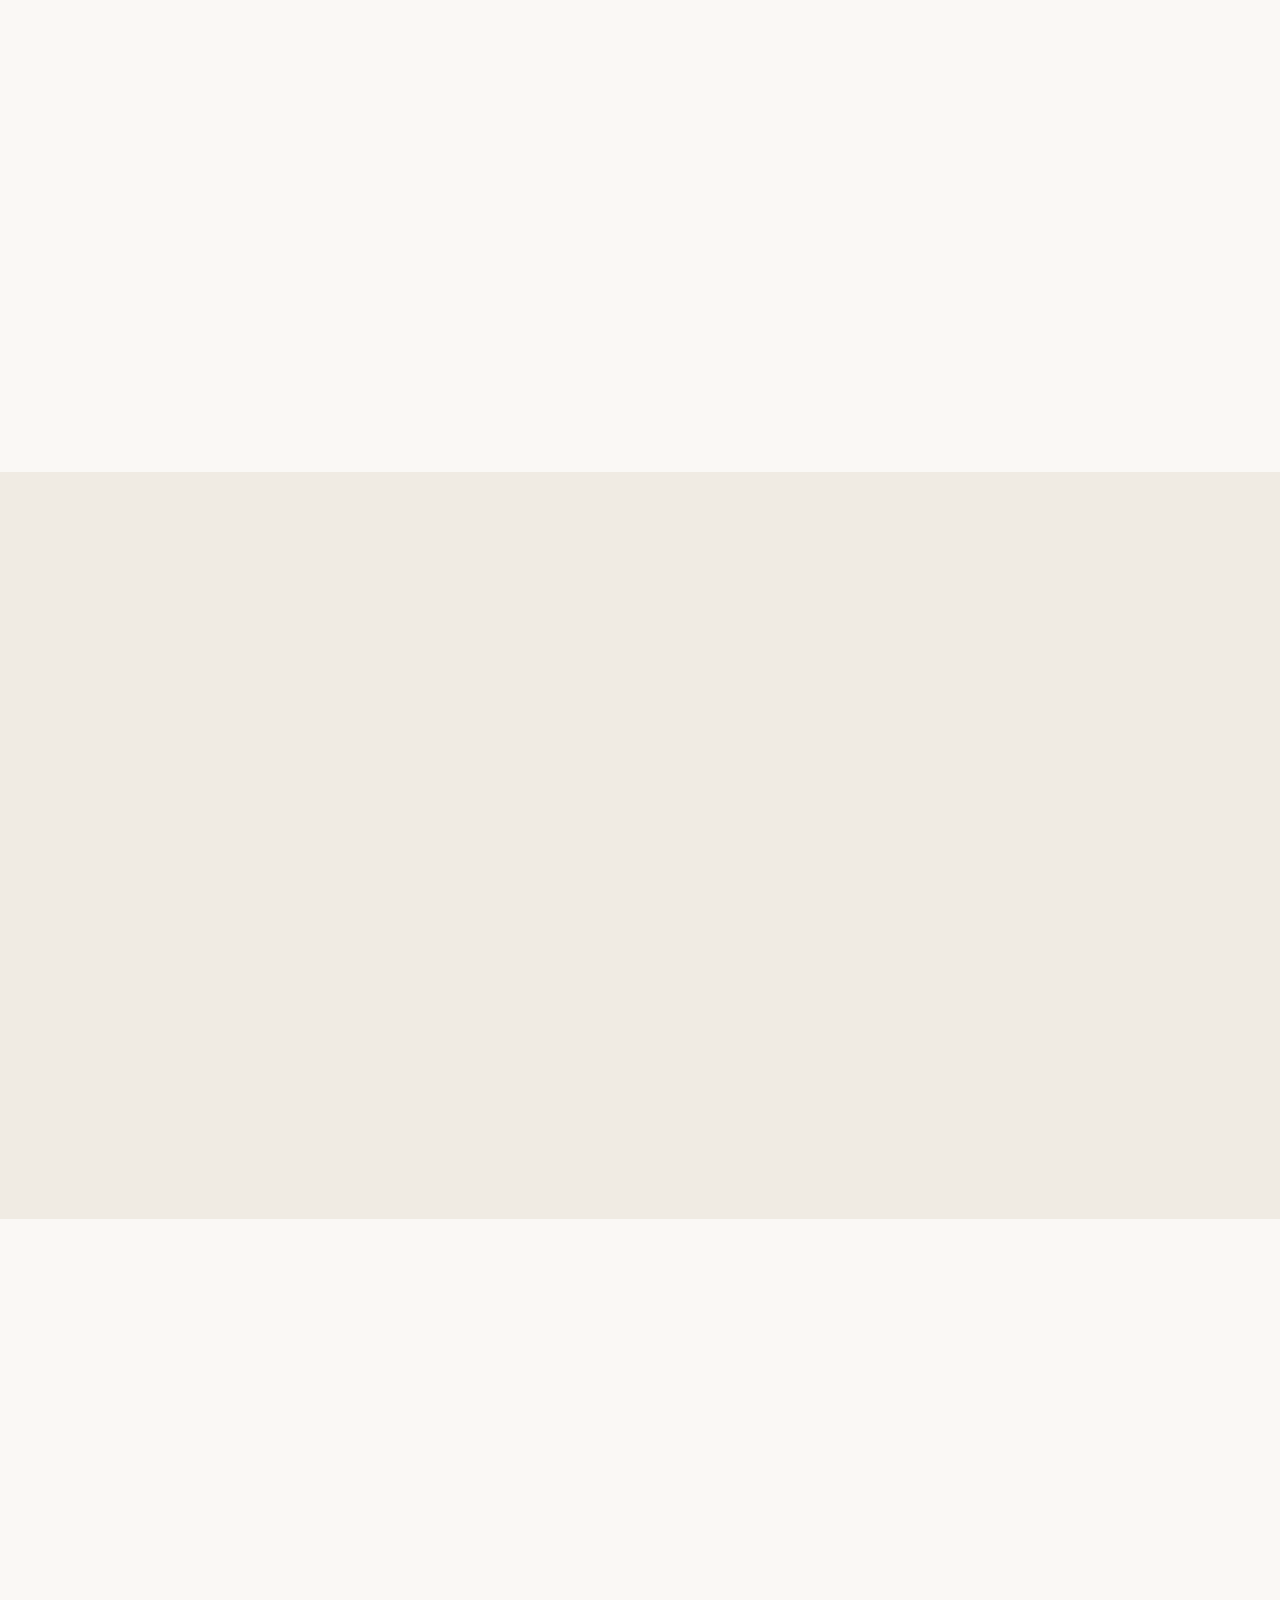
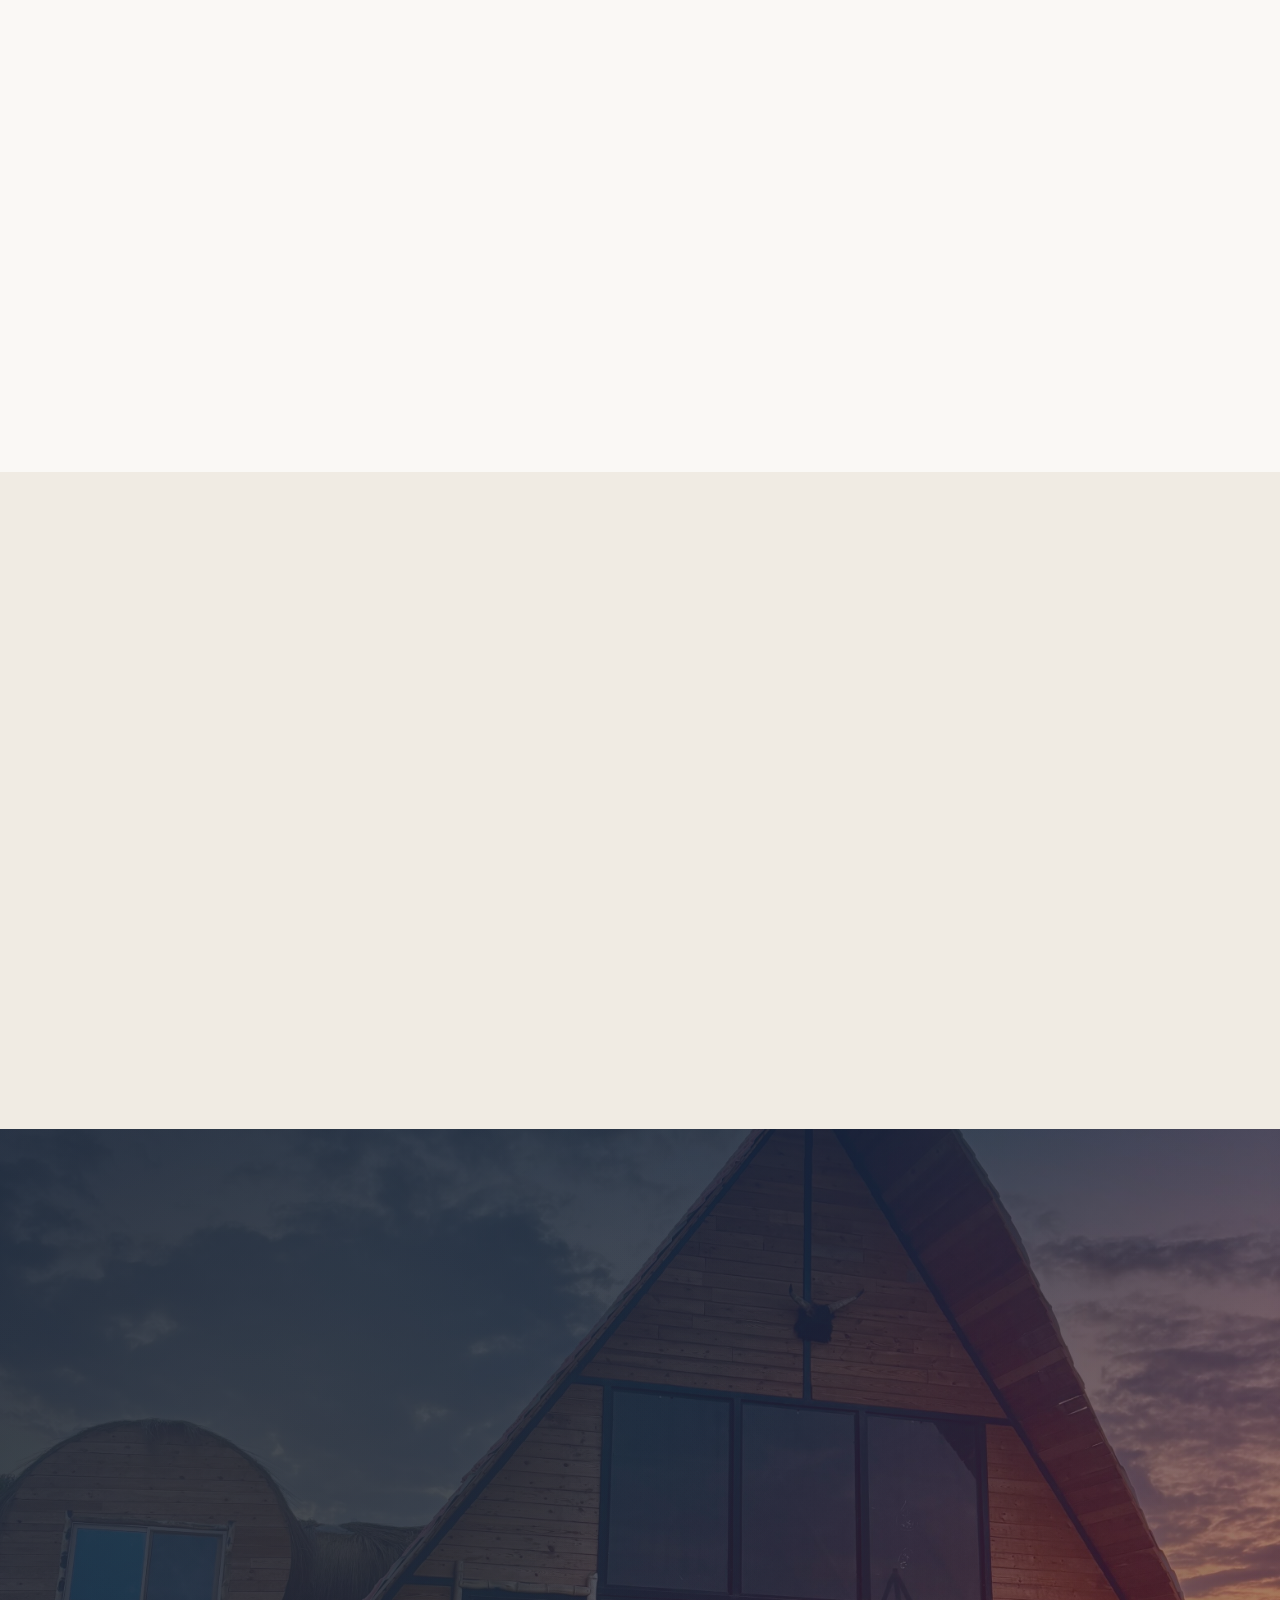
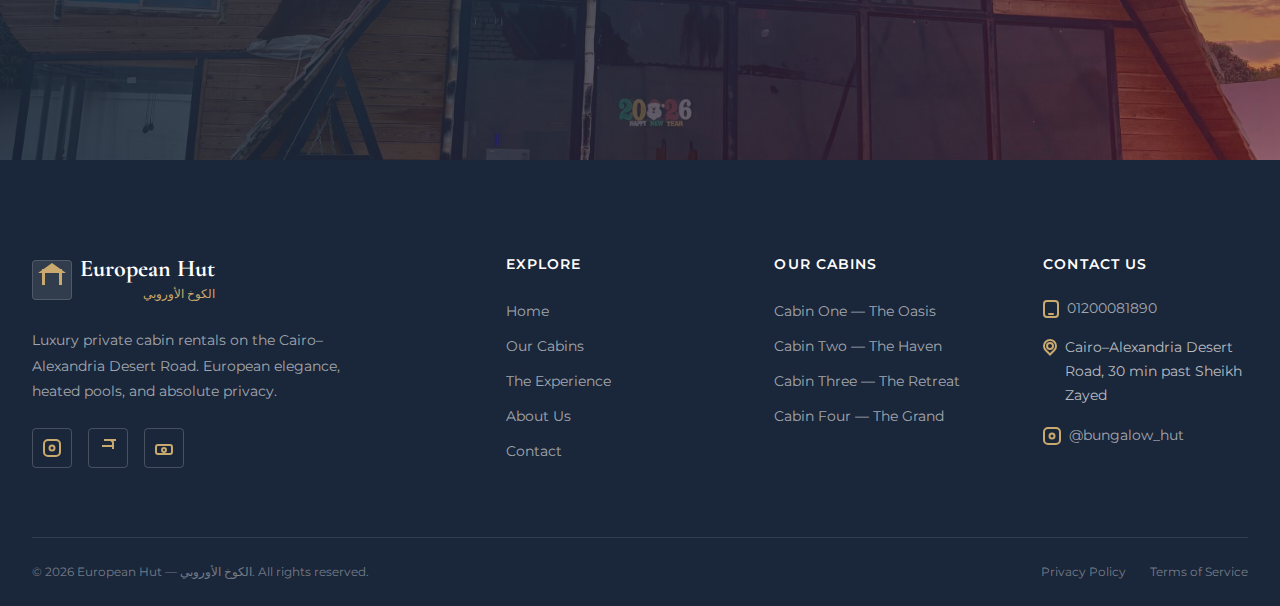
<file: experience.html>
<!DOCTYPE html>
<html lang="en" dir="ltr">
<head>
  <meta charset="UTF-8">
  <meta name="viewport" content="width=device-width, initial-scale=1.0">
  <meta name="description" content="Discover the European Hut experience — heated pools, 100% privacy, European design, house rules, policies, and special services for guests.">
  <meta name="keywords" content="European Hut experience, amenities, heated pool, privacy, house rules, photography sessions, Egypt cabin">
  <title>The Experience — European Hut | الكوخ الأوروبي</title>
  <link rel="stylesheet" href="styles.css">
</head>
<body>

  <!-- ========================================
       NAVIGATION
       ======================================== -->
  <nav class="navbar" id="navbar" aria-label="Main navigation">
    <div class="nav-container">
      <a href="index.html" class="nav-logo">
        <div class="nav-logo-icon" aria-hidden="true"></div>
        <div>
          <span class="nav-logo-text">European Hut</span>
          <span class="nav-logo-arabic">الكوخ الأوروبي</span>
        </div>
      </a>
      <div class="nav-links">
        <a href="index.html">Home</a>
        <a href="cabins.html">Cabins</a>
        <a href="experience.html" class="active">Experience</a>
        <a href="about.html">About</a>
        <a href="contact.html">Contact</a>
      </div>
      <div class="nav-auth">
        <a href="login.html" class="btn-login">Sign In</a>
        <a href="register.html" class="btn-register">Register</a>
      </div>
      <button class="nav-toggle" id="navToggle" aria-label="Toggle navigation menu">
        <span></span><span></span><span></span>
      </button>
    </div>
  </nav>

  <div class="nav-mobile" id="navMobile">
    <a href="index.html">Home</a>
    <a href="cabins.html">Cabins</a>
    <a href="experience.html">Experience</a>
    <a href="about.html">About</a>
    <a href="contact.html">Contact</a>
    <div class="nav-mobile-auth">
      <a href="login.html" class="btn btn-outline">Sign In</a>
      <a href="register.html" class="btn btn-primary">Register</a>
    </div>
  </div>

  <!-- ========================================
       PAGE HERO
       ======================================== -->
  <section class="page-hero">
    <div class="container page-hero-content">
      <span class="section-label">Luxury Redefined</span>
      <h1>The European Hut Experience</h1>
      <p>
        Immerse yourself in a world of privacy, comfort, and refined European aesthetics —
        designed for memorable escapes.
      </p>
    </div>
  </section>
  <div class="hero-divider"></div>

  <!-- ========================================
       AMENITIES GRID
       ======================================== -->
  <section class="section">
    <div class="container">
      <div class="text-center reveal" style="margin-bottom: var(--space-3xl);">
        <span class="section-label">Amenities</span>
        <h2>Everything You Need, Nothing You Don't</h2>
        <p class="section-subtitle mx-auto">
          Our cabins are designed to offer a complete, self-contained retreat —
          every amenity carefully selected for your comfort.
        </p>
      </div>

      <div class="amenity-showcase reveal">
        <div class="amenity-item">
          <div class="amenity-icon"><div class="icon-pool"></div></div>
          <div class="amenity-text">
            <h3>Heated Swimming Pools</h3>
            <p>Indoor and outdoor heated pools available across our cabins, ensuring a warm swim regardless of season or time of day.</p>
          </div>
        </div>

        <div class="amenity-item">
          <div class="amenity-icon"><div class="icon-privacy"></div></div>
          <div class="amenity-text">
            <h3>100% Privacy Guarantee</h3>
            <p>Each cabin sits within its own private compound. No shared spaces, no neighbors — complete seclusion for your entire stay.</p>
          </div>
        </div>

        <div class="amenity-item">
          <div class="amenity-icon"><div class="icon-heart"></div></div>
          <div class="amenity-text">
            <h3>European-Inspired Design</h3>
            <p>Interiors curated with European finishes and thoughtful details — from elegant lighting to high-quality furnishings.</p>
          </div>
        </div>

        <div class="amenity-item">
          <div class="amenity-icon"><div class="icon-guests"></div></div>
          <div class="amenity-text">
            <h3>Family-Friendly Spaces</h3>
            <p>Up to 8 guests per cabin with spacious bedrooms, generous living areas, and a safe, enclosed environment for children.</p>
          </div>
        </div>

        <div class="amenity-item">
          <div class="amenity-icon"><div class="icon-jacuzzi"></div></div>
          <div class="amenity-text">
            <h3>Jacuzzi (Cabin 4)</h3>
            <p>Our premium cabin features a private jacuzzi — the perfect complement to an evening by the glass-enclosed pool.</p>
          </div>
        </div>

        <div class="amenity-item">
          <div class="amenity-icon"><div class="icon-bed"></div></div>
          <div class="amenity-text">
            <h3>Multiple Bedrooms</h3>
            <p>Three to four bedrooms per cabin, each furnished for comfort with quality mattresses, fresh linens, and ample storage.</p>
          </div>
        </div>

        <div class="amenity-item">
          <div class="amenity-icon"><div class="icon-bathroom"></div></div>
          <div class="amenity-text">
            <h3>Modern Bathrooms</h3>
            <p>Clean, modern bathrooms with water heaters. Cabin Two features five full bathrooms for the ultimate convenience.</p>
          </div>
        </div>

        <div class="amenity-item">
          <div class="amenity-icon"><div class="icon-camera"></div></div>
          <div class="amenity-text">
            <h3>Photo & Film Sessions</h3>
            <p>Arrange professional filming or photography on our beautiful grounds — ideal for special occasions and social media content.</p>
          </div>
        </div>
      </div>
    </div>
  </section>

  <!-- ========================================
       WHAT TO EXPECT
       ======================================== -->
  <section class="section section--alt">
    <div class="container">
      <div class="story-section reveal">
        <div class="story-image">
          <img src="./assets/WhatsApp%20Image%202026-02-10%20at%206.34.36%20PM.jpeg" alt="European Hut night living room with curved sofa and warm lighting under A-frame ceiling">
        </div>
        <div class="story-content">
          <span class="section-label">What To Expect</span>
          <h2>A Stay Designed Around You</h2>
          <p>
            From the moment you arrive, the world outside fades. Your private compound
            welcomes you with European-inspired architecture, lush surroundings, and the
            gentle warmth of a heated pool awaiting your first dip.
          </p>
          <p>
            The cabins are meticulously maintained, with each detail reflecting a commitment
            to quality — from the carefully chosen furnishings to the clean, modern amenities.
            Whether you spend your day poolside, exploring the interiors, or simply resting,
            every moment feels intentional.
          </p>
          <p>
            As night falls, the atmosphere transforms into a cozy retreat under the desert sky.
            Your cabin becomes a warm sanctuary, perfect for gathering with family or enjoying
            quiet moments of solitude.
          </p>
        </div>
      </div>
    </div>
  </section>

  <!-- ========================================
       HOUSE RULES & POLICIES
       ======================================== -->
  <section class="section">
    <div class="container">
      <div class="text-center reveal" style="margin-bottom: var(--space-3xl);">
        <span class="section-label">Policies</span>
        <h2>House Rules &amp; Guidelines</h2>
        <p class="section-subtitle mx-auto">
          To ensure a safe, comfortable, and enjoyable experience for all guests,
          we kindly ask that you observe the following policies.
        </p>
      </div>

      <div class="grid grid-2 reveal">
        <div class="policy-card">
          <h3>Guest Policy</h3>
          <ul class="policy-list">
            <li>Maximum 8 people per cabin, including children</li>
            <li>Couples and families are welcome</li>
            <li>Women-only groups are welcome</li>
            <li>No single men or mixed groups (unless family)</li>
            <li>A safe, family-oriented environment is our priority</li>
          </ul>
        </div>

        <div class="policy-card">
          <h3>Check-in &amp; Check-out</h3>
          <ul class="policy-list">
            <li><strong>Cabins 1 &amp; 4:</strong> Check-in at 12:00 PM, Check-out at 9:00 AM</li>
            <li><strong>Cabins 2 &amp; 3:</strong> Check-in at 2:00 PM, Check-out at 10:00 AM</li>
            <li>Please respect these times for smooth transitions between guests</li>
            <li>Early check-in or late check-out may be arranged upon request</li>
          </ul>
        </div>

        <div class="policy-card">
          <h3>Property Respect</h3>
          <ul class="policy-list">
            <li>Please treat the property with care and respect</li>
            <li>Report any damages or issues promptly</li>
            <li>Maintain reasonable noise levels</li>
            <li>Leave the cabin in a tidy condition</li>
          </ul>
        </div>

        <div class="policy-card">
          <h3>Privacy Commitment</h3>
          <ul class="policy-list">
            <li>All cabins are designed for complete privacy</li>
            <li>Private compounds with no shared access</li>
            <li>Your exclusive use is guaranteed during your stay</li>
            <li>No staff visits without prior arrangement</li>
          </ul>
        </div>
      </div>
    </div>
  </section>

  <!-- ========================================
       NEARBY CONVENIENCES
       ======================================== -->
  <section class="section section--alt">
    <div class="container">
      <div class="text-center reveal" style="margin-bottom: var(--space-3xl);">
        <span class="section-label">Location</span>
        <h2>Nearby Conveniences</h2>
        <p class="section-subtitle mx-auto">
          While you are tucked away in your private retreat, essential amenities
          and services remain conveniently close.
        </p>
      </div>

      <div class="nearby-grid reveal">
        <div class="nearby-item">
          <div class="nearby-icon"><div class="icon-location"></div></div>
          <div>
            <h4>Cairo–Alexandria Desert Road</h4>
            <p>Easily accessible main highway</p>
          </div>
        </div>
        <div class="nearby-item">
          <div class="nearby-icon"><div class="icon-map"></div></div>
          <div>
            <h4>30 Minutes from Sheikh Zayed</h4>
            <p>Quick drive from Greater Cairo</p>
          </div>
        </div>
        <div class="nearby-item">
          <div class="nearby-icon"><div class="icon-check"></div></div>
          <div>
            <h4>Hyper One — Desert Road</h4>
            <p>Major supermarket nearby</p>
          </div>
        </div>
        <div class="nearby-item">
          <div class="nearby-icon"><div class="icon-check"></div></div>
          <div>
            <h4>Local Supermarkets</h4>
            <p>Groceries and essentials in close proximity</p>
          </div>
        </div>
        <div class="nearby-item">
          <div class="nearby-icon"><div class="icon-location"></div></div>
          <div>
            <h4>European Countryside Area</h4>
            <p>A tranquil, scenic neighborhood</p>
          </div>
        </div>
        <div class="nearby-item">
          <div class="nearby-icon"><div class="icon-phone"></div></div>
          <div>
            <h4>Easy Directions via Google Maps</h4>
            <p>Pin-point GPS navigation to our doorstep</p>
          </div>
        </div>
      </div>
    </div>
  </section>

  <!-- ========================================
       SPECIAL SERVICES
       ======================================== -->
  <section class="section">
    <div class="container">
      <div class="text-center reveal" style="margin-bottom: var(--space-3xl);">
        <span class="section-label">Services</span>
        <h2>Beyond the Stay</h2>
        <p class="section-subtitle mx-auto">
          We offer additional services to make your visit even more memorable.
        </p>
      </div>

      <div class="services-grid reveal">
        <div class="service-card">
          <div class="feature-card-icon" style="margin: 0 auto var(--space-lg);">
            <div class="icon-camera"></div>
          </div>
          <h3>Professional Photography</h3>
          <p>Our picturesque grounds provide the perfect backdrop for photo shoots, engagement sessions, and social media content. Contact us in advance to arrange your session.</p>
        </div>

        <div class="service-card">
          <div class="feature-card-icon" style="margin: 0 auto var(--space-lg);">
            <div class="icon-camera"></div>
          </div>
          <h3>Film &amp; Video Production</h3>
          <p>Planning a video project or commercial? Our cabins and surroundings offer unique, versatile settings. Pricing varies based on scope and duration — get in touch for a quote.</p>
        </div>

        <div class="service-card">
          <div class="feature-card-icon" style="margin: 0 auto var(--space-lg);">
            <div class="icon-calendar"></div>
          </div>
          <h3>Special Occasions</h3>
          <p>Celebrating a birthday, anniversary, or milestone? Let us know your plans and we will help make your stay extra special with tailored arrangements.</p>
        </div>
      </div>
    </div>
  </section>

  <!-- ========================================
       COMING SOON
       ======================================== -->
  <section class="section section--alt">
    <div class="container">
      <div class="coming-soon reveal">
        <span class="section-label">Coming Soon</span>
        <h3>New Cabins Launching This Year</h3>
        <p>
          We are expanding our collection with new cabins, offering even more options for
          your perfect getaway. Follow us on social media to be the first to know when
          they become available.
        </p>
        <div style="margin-top: var(--space-xl); display: flex; gap: var(--space-md); justify-content: center; flex-wrap: wrap;">
          <a href="https://www.instagram.com/bungalow_hut/" class="btn btn-primary btn-sm" target="_blank" rel="noopener">Follow on Instagram</a>
          <a href="https://www.facebook.com/profile.php?id=100063992444361&mibextid=ZbWKwL" class="btn btn-outline btn-sm" target="_blank" rel="noopener">Follow on Facebook</a>
        </div>
      </div>
    </div>
  </section>

  <!-- ========================================
       CTA
       ======================================== -->
  <section class="cta-section">
    <div class="container">
      <div class="cta-content reveal">
        <span class="section-label">Book Your Experience</span>
        <h2>Create Unforgettable Memories</h2>
        <p>
          Whether it is a family retreat, a romantic escape, or a creative project,
          European Hut is the setting your story deserves.
        </p>
        <div class="cta-buttons">
          <a href="tel:+201200081890" class="btn btn-primary btn-lg">Call Now</a>
          <a href="https://wa.me/201200081890" class="btn btn-ghost btn-lg" target="_blank" rel="noopener">WhatsApp Us</a>
        </div>
        <a href="tel:+201200081890" class="cta-phone">01200081890</a>
      </div>
    </div>
  </section>

  <!-- ========================================
       FOOTER
       ======================================== -->
  <footer class="footer">
    <div class="container">
      <div class="footer-grid">
        <div class="footer-brand">
          <a href="index.html" class="nav-logo">
            <div class="nav-logo-icon" aria-hidden="true"></div>
            <div>
              <span class="nav-logo-text">European Hut</span>
              <span class="nav-logo-arabic">الكوخ الأوروبي</span>
            </div>
          </a>
          <p>Luxury private cabin rentals on the Cairo–Alexandria Desert Road. European elegance, heated pools, and absolute privacy.</p>
          <div class="footer-social">
            <a href="https://www.instagram.com/bungalow_hut/" target="_blank" rel="noopener" aria-label="Instagram"><div class="icon-instagram"></div></a>
            <a href="https://www.facebook.com/profile.php?id=100063992444361&mibextid=ZbWKwL" target="_blank" rel="noopener" aria-label="Facebook"><div class="icon-facebook"></div></a>
            <a href="https://www.tiktok.com/@european.gott" target="_blank" rel="noopener" aria-label="TikTok"><div class="icon-camera"></div></a>
          </div>
        </div>
        <div>
          <h4>Explore</h4>
          <ul class="footer-links">
            <li><a href="index.html">Home</a></li>
            <li><a href="cabins.html">Our Cabins</a></li>
            <li><a href="experience.html">The Experience</a></li>
            <li><a href="about.html">About Us</a></li>
            <li><a href="contact.html">Contact</a></li>
          </ul>
        </div>
        <div>
          <h4>Our Cabins</h4>
          <ul class="footer-links">
            <li><a href="cabin-details.html?id=1">Cabin One — The Oasis</a></li>
            <li><a href="cabin-details.html?id=2">Cabin Two — The Haven</a></li>
            <li><a href="cabin-details.html?id=3">Cabin Three — The Retreat</a></li>
            <li><a href="cabin-details.html?id=4">Cabin Four — The Grand</a></li>
          </ul>
        </div>
        <div>
          <h4>Contact Us</h4>
          <div class="footer-contact-item">
            <div class="icon-phone" style="flex-shrink:0;margin-top:3px;"></div>
            <a href="tel:+201200081890">01200081890</a>
          </div>
          <div class="footer-contact-item">
            <div class="icon-location" style="flex-shrink:0;margin-top:3px;"></div>
            <span>Cairo–Alexandria Desert Road, 30 min past Sheikh Zayed</span>
          </div>
          <div class="footer-contact-item">
            <div class="icon-instagram" style="flex-shrink:0;margin-top:3px;"></div>
            <a href="https://www.instagram.com/bungalow_hut/" target="_blank" rel="noopener">@bungalow_hut</a>
          </div>
        </div>
      </div>
      <div class="footer-bottom">
        <span>&copy; 2026 European Hut — الكوخ الأوروبي. All rights reserved.</span>
        <div class="footer-bottom-links">
          <a href="#">Privacy Policy</a>
          <a href="#">Terms of Service</a>
        </div>
      </div>
    </div>
  </footer>

  <script>
    var navToggle = document.getElementById('navToggle');
    var navMobile = document.getElementById('navMobile');
    var navbar = document.getElementById('navbar');

    navToggle.addEventListener('click', function() {
      navToggle.classList.toggle('open');
      navMobile.classList.toggle('open');
      document.body.style.overflow = navMobile.classList.contains('open') ? 'hidden' : '';
    });

    window.addEventListener('scroll', function() {
      navbar.classList.toggle('scrolled', window.scrollY > 60);
    });
    navbar.classList.add('scrolled');

    var revealElements = document.querySelectorAll('.reveal');
    var revealObserver = new IntersectionObserver(function(entries) {
      entries.forEach(function(entry) {
        if (entry.isIntersecting) entry.target.classList.add('visible');
      });
    }, { threshold: 0.1, rootMargin: '0px 0px -40px 0px' });
    revealElements.forEach(function(el) { revealObserver.observe(el); });
  </script>

</body>
</html>
</file>
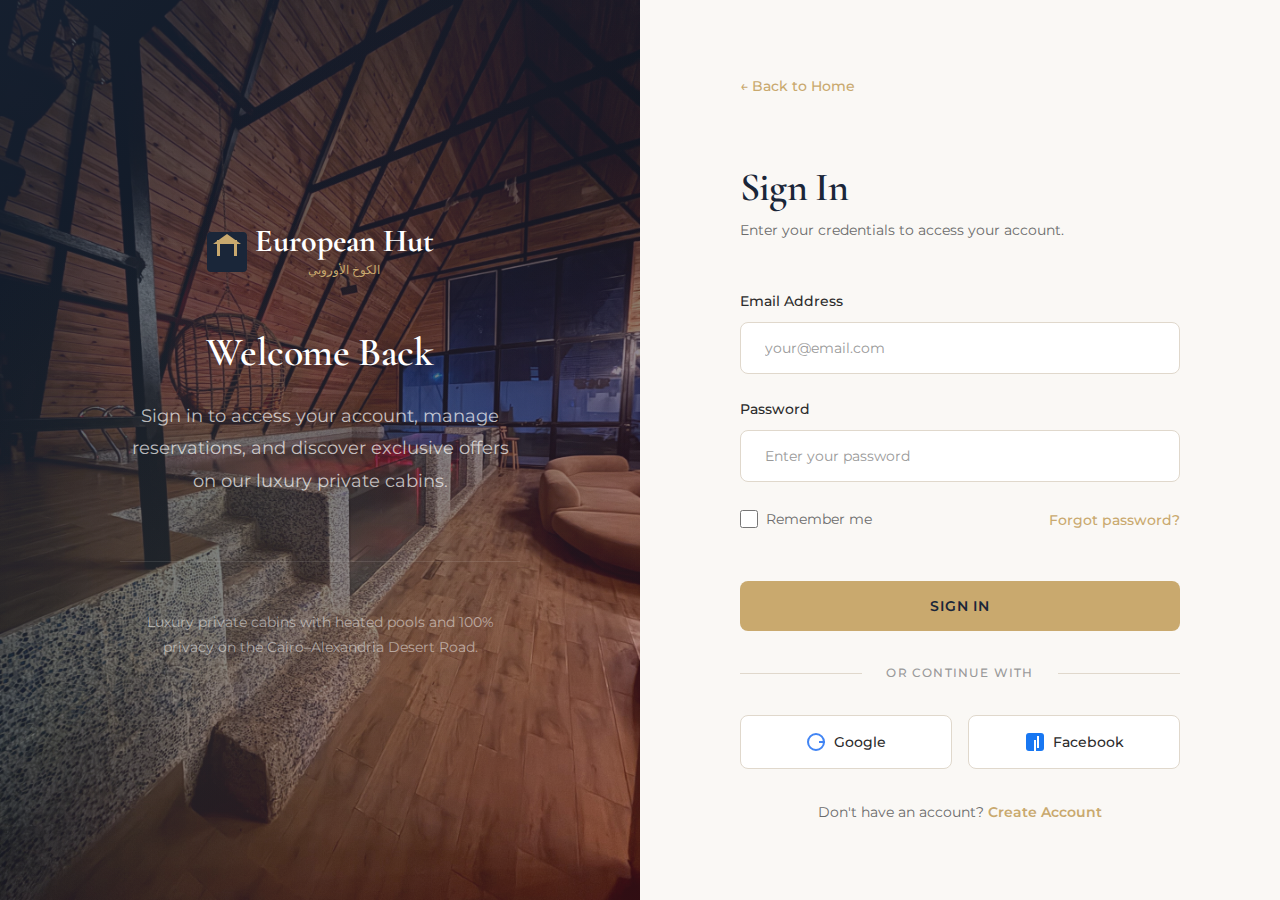
<file: login.html>
<!DOCTYPE html>
<html lang="en" dir="ltr">
<head>
  <meta charset="UTF-8">
  <meta name="viewport" content="width=device-width, initial-scale=1.0">
  <meta name="description" content="Sign in to your European Hut account to manage bookings and access exclusive features.">
  <title>Sign In — European Hut | الكوخ الأوروبي</title>
  <link rel="stylesheet" href="styles.css">
</head>
<body>

  <!-- ========================================
       AUTH PAGE: LOGIN
       ======================================== -->
  <div class="auth-page">

    <!-- Left: Brand Side -->
    <div class="auth-brand">
      <div class="auth-brand-content">
        <a href="index.html" class="nav-logo">
          <div class="nav-logo-icon" aria-hidden="true"></div>
          <div>
            <span class="nav-logo-text">European Hut</span>
            <span class="nav-logo-arabic">الكوخ الأوروبي</span>
          </div>
        </a>
        <h2>Welcome Back</h2>
        <p>
          Sign in to access your account, manage reservations, and discover exclusive
          offers on our luxury private cabins.
        </p>
        <div style="margin-top: var(--space-3xl); padding-top: var(--space-2xl); border-top: 1px solid rgba(255,255,255,0.1);">
          <p style="font-size: var(--font-size-sm); color: rgba(255,255,255,0.5);">
            Luxury private cabins with heated pools and 100% privacy on the
            Cairo–Alexandria Desert Road.
          </p>
        </div>
      </div>
    </div>

    <!-- Right: Form Side -->
    <div class="auth-form-side">
      <div class="auth-form-container">

        <div class="auth-nav">
          <a href="index.html">&larr; Back to Home</a>
        </div>

        <h1>Sign In</h1>
        <p class="auth-subtitle">Enter your credentials to access your account.</p>

        <form id="loginForm" novalidate>
          <div class="form-group">
            <label for="email" class="form-label">Email Address</label>
            <input
              type="email"
              id="email"
              class="form-input"
              placeholder="your@email.com"
              required
              autocomplete="email"
            >
          </div>

          <div class="form-group">
            <label for="password" class="form-label">Password</label>
            <input
              type="password"
              id="password"
              class="form-input"
              placeholder="Enter your password"
              required
              autocomplete="current-password"
            >
          </div>

          <div style="display: flex; align-items: center; justify-content: space-between; margin-bottom: var(--space-lg);">
            <label class="form-checkbox">
              <input type="checkbox" name="remember">
              Remember me
            </label>
            <div class="form-forgot">
              <a href="#">Forgot password?</a>
            </div>
          </div>

          <button type="submit" class="form-submit">Sign In</button>
        </form>

        <div class="form-divider">
          <span>or continue with</span>
        </div>

        <div class="social-login">
          <button type="button" class="social-btn">
            <span class="social-icon"><span class="social-icon-google"></span></span>
            Google
          </button>
          <button type="button" class="social-btn">
            <span class="social-icon"><span class="social-icon-fb"></span></span>
            Facebook
          </button>
        </div>

        <div class="auth-footer">
          Don't have an account? <a href="register.html">Create Account</a>
        </div>
      </div>
    </div>

  </div>

  <script>
    /* Basic Form Validation */
    var loginForm = document.getElementById('loginForm');
    loginForm.addEventListener('submit', function(e) {
      e.preventDefault();
      var email = document.getElementById('email');
      var password = document.getElementById('password');
      var valid = true;

      if (!email.value || !email.value.includes('@')) {
        email.style.borderColor = '#c0392b';
        valid = false;
      } else {
        email.style.borderColor = '';
      }

      if (!password.value || password.value.length < 6) {
        password.style.borderColor = '#c0392b';
        valid = false;
      } else {
        password.style.borderColor = '';
      }

      if (valid) {
        alert('Sign-in form submitted successfully. (This is a mockup — no backend connected.)');
      }
    });
  </script>

</body>
</html>
</file>
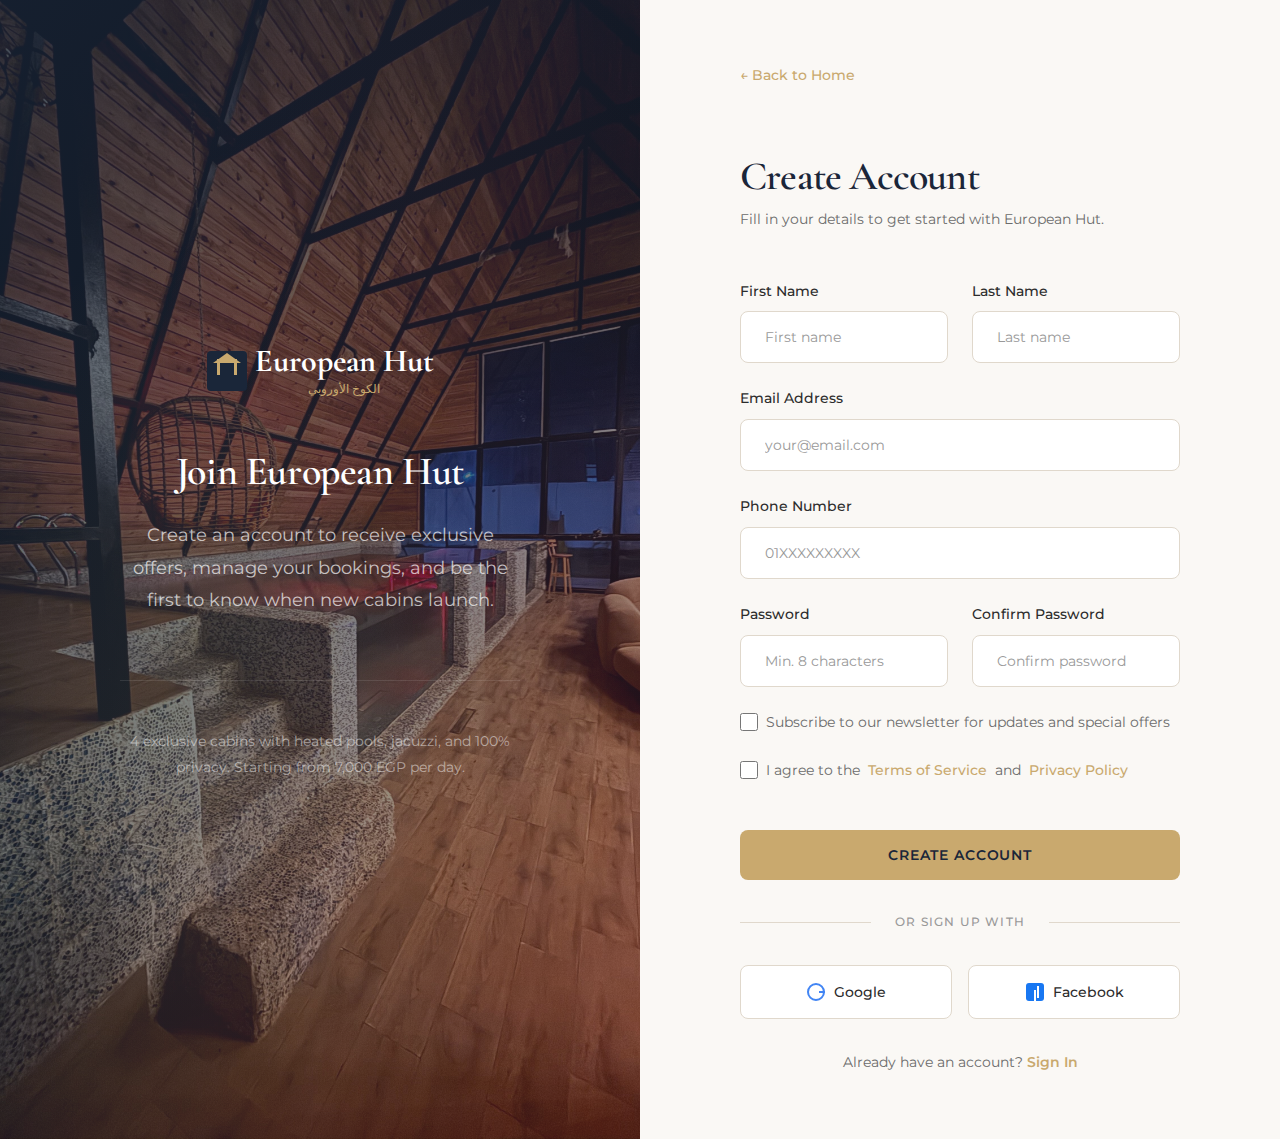
<file: register.html>
<!DOCTYPE html>
<html lang="en" dir="ltr">
<head>
  <meta charset="UTF-8">
  <meta name="viewport" content="width=device-width, initial-scale=1.0">
  <meta name="description" content="Create your European Hut account to start booking luxury private cabins with heated pools on Cairo-Alexandria Desert Road.">
  <title>Create Account — European Hut | الكوخ الأوروبي</title>
  <link rel="stylesheet" href="styles.css">
</head>
<body>

  <!-- ========================================
       AUTH PAGE: REGISTER
       ======================================== -->
  <div class="auth-page">

    <!-- Left: Brand Side -->
    <div class="auth-brand">
      <div class="auth-brand-content">
        <a href="index.html" class="nav-logo">
          <div class="nav-logo-icon" aria-hidden="true"></div>
          <div>
            <span class="nav-logo-text">European Hut</span>
            <span class="nav-logo-arabic">الكوخ الأوروبي</span>
          </div>
        </a>
        <h2>Join European Hut</h2>
        <p>
          Create an account to receive exclusive offers, manage your bookings,
          and be the first to know when new cabins launch.
        </p>
        <div style="margin-top: var(--space-3xl); padding-top: var(--space-2xl); border-top: 1px solid rgba(255,255,255,0.1);">
          <p style="font-size: var(--font-size-sm); color: rgba(255,255,255,0.5);">
            4 exclusive cabins with heated pools, jacuzzi, and 100% privacy.
            Starting from 7,000 EGP per day.
          </p>
        </div>
      </div>
    </div>

    <!-- Right: Form Side -->
    <div class="auth-form-side">
      <div class="auth-form-container">

        <div class="auth-nav">
          <a href="index.html">&larr; Back to Home</a>
        </div>

        <h1>Create Account</h1>
        <p class="auth-subtitle">Fill in your details to get started with European Hut.</p>

        <form id="registerForm" novalidate>
          <div class="form-row">
            <div class="form-group">
              <label for="firstName" class="form-label">First Name</label>
              <input
                type="text"
                id="firstName"
                class="form-input"
                placeholder="First name"
                required
                autocomplete="given-name"
              >
            </div>
            <div class="form-group">
              <label for="lastName" class="form-label">Last Name</label>
              <input
                type="text"
                id="lastName"
                class="form-input"
                placeholder="Last name"
                required
                autocomplete="family-name"
              >
            </div>
          </div>

          <div class="form-group">
            <label for="regEmail" class="form-label">Email Address</label>
            <input
              type="email"
              id="regEmail"
              class="form-input"
              placeholder="your@email.com"
              required
              autocomplete="email"
            >
          </div>

          <div class="form-group">
            <label for="phone" class="form-label">Phone Number</label>
            <input
              type="tel"
              id="phone"
              class="form-input"
              placeholder="01XXXXXXXXX"
              required
              autocomplete="tel"
            >
          </div>

          <div class="form-row">
            <div class="form-group">
              <label for="regPassword" class="form-label">Password</label>
              <input
                type="password"
                id="regPassword"
                class="form-input"
                placeholder="Min. 8 characters"
                required
                autocomplete="new-password"
              >
            </div>
            <div class="form-group">
              <label for="confirmPassword" class="form-label">Confirm Password</label>
              <input
                type="password"
                id="confirmPassword"
                class="form-input"
                placeholder="Confirm password"
                required
                autocomplete="new-password"
              >
            </div>
          </div>

          <div class="form-group">
            <label class="form-checkbox">
              <input type="checkbox" name="newsletter">
              Subscribe to our newsletter for updates and special offers
            </label>
          </div>

          <div class="form-group">
            <label class="form-checkbox">
              <input type="checkbox" name="terms" required>
              I agree to the <a href="#">Terms of Service</a> and <a href="#">Privacy Policy</a>
            </label>
          </div>

          <button type="submit" class="form-submit">Create Account</button>
        </form>

        <div class="form-divider">
          <span>or sign up with</span>
        </div>

        <div class="social-login">
          <button type="button" class="social-btn">
            <span class="social-icon"><span class="social-icon-google"></span></span>
            Google
          </button>
          <button type="button" class="social-btn">
            <span class="social-icon"><span class="social-icon-fb"></span></span>
            Facebook
          </button>
        </div>

        <div class="auth-footer">
          Already have an account? <a href="login.html">Sign In</a>
        </div>
      </div>
    </div>

  </div>

  <script>
    /* Basic Form Validation */
    var registerForm = document.getElementById('registerForm');
    registerForm.addEventListener('submit', function(e) {
      e.preventDefault();

      var fields = {
        firstName: document.getElementById('firstName'),
        lastName: document.getElementById('lastName'),
        email: document.getElementById('regEmail'),
        phone: document.getElementById('phone'),
        password: document.getElementById('regPassword'),
        confirmPassword: document.getElementById('confirmPassword')
      };

      var valid = true;

      /* Reset borders */
      Object.values(fields).forEach(function(f) { f.style.borderColor = ''; });

      if (!fields.firstName.value.trim()) {
        fields.firstName.style.borderColor = '#c0392b';
        valid = false;
      }

      if (!fields.lastName.value.trim()) {
        fields.lastName.style.borderColor = '#c0392b';
        valid = false;
      }

      if (!fields.email.value || !fields.email.value.includes('@')) {
        fields.email.style.borderColor = '#c0392b';
        valid = false;
      }

      if (!fields.phone.value || fields.phone.value.length < 10) {
        fields.phone.style.borderColor = '#c0392b';
        valid = false;
      }

      if (!fields.password.value || fields.password.value.length < 8) {
        fields.password.style.borderColor = '#c0392b';
        valid = false;
      }

      if (fields.password.value !== fields.confirmPassword.value) {
        fields.confirmPassword.style.borderColor = '#c0392b';
        valid = false;
      }

      var termsCheckbox = document.querySelector('input[name="terms"]');
      if (!termsCheckbox.checked) {
        valid = false;
        termsCheckbox.closest('.form-checkbox').style.color = '#c0392b';
      } else {
        termsCheckbox.closest('.form-checkbox').style.color = '';
      }

      if (valid) {
        alert('Registration form submitted successfully. (This is a mockup — no backend connected.)');
      }
    });
  </script>

</body>
</html>
</file>
<file: styles.css>
/* =====================================================================
   EUROPEAN HUT (الكوخ الأوروبي) — Master Stylesheet
   Design Direction: Boutique Hotel Luxury
   Fonts: Cormorant Garamond + Montserrat
   ===================================================================== */

/* ========================================
   GOOGLE FONTS IMPORT
   ======================================== */
@import url('https://fonts.googleapis.com/css2?family=Cormorant+Garamond:ital,wght@0,300;0,400;0,500;0,600;0,700;1,400;1,500&family=Montserrat:wght@300;400;500;600;700&display=swap');

/* ========================================
   CSS CUSTOM PROPERTIES (VARIABLES)
   ======================================== */
:root {
  /* Brand Colors */
  --color-primary: #1a2639;
  --color-primary-light: #2a3f5f;
  --color-secondary: #c9a96e;
  --color-secondary-light: #dfc699;
  --color-accent: #8b2635;
  --color-accent-light: #a8394a;

  /* Neutrals */
  --color-text: #2c2c2c;
  --color-text-light: #6b6b6b;
  --color-text-muted: #999;
  --color-bg: #faf8f5;
  --color-bg-alt: #f0ebe3;
  --color-cream: #f5ecd7;
  --color-white: #ffffff;
  --color-border: #e0d8cc;
  --color-border-light: #ede8df;

  /* Typography */
  --font-heading: 'Cormorant Garamond', Georgia, 'Times New Roman', serif;
  --font-body: 'Montserrat', 'Segoe UI', sans-serif;
  --font-size-xs: 0.75rem;
  --font-size-sm: 0.875rem;
  --font-size-base: 1rem;
  --font-size-md: 1.125rem;
  --font-size-lg: 1.25rem;
  --font-size-xl: 1.5rem;
  --font-size-2xl: 2rem;
  --font-size-3xl: 2.5rem;
  --font-size-4xl: 3.25rem;
  --font-size-5xl: 4rem;

  /* Spacing */
  --space-xs: 0.25rem;
  --space-sm: 0.5rem;
  --space-md: 1rem;
  --space-lg: 1.5rem;
  --space-xl: 2rem;
  --space-2xl: 3rem;
  --space-3xl: 4rem;
  --space-4xl: 6rem;
  --space-5xl: 8rem;

  /* Borders & Shadows */
  --radius-sm: 4px;
  --radius-md: 8px;
  --radius-lg: 12px;
  --radius-xl: 20px;
  --shadow-sm: 0 2px 8px rgba(26, 38, 57, 0.06);
  --shadow-md: 0 4px 20px rgba(26, 38, 57, 0.08);
  --shadow-lg: 0 8px 40px rgba(26, 38, 57, 0.12);
  --shadow-xl: 0 16px 60px rgba(26, 38, 57, 0.16);

  /* Transitions */
  --transition-fast: 0.2s ease;
  --transition-base: 0.3s ease;
  --transition-slow: 0.5s ease;

  /* Layout */
  --max-width: 1320px;
  --nav-height: 80px;
}

/* ========================================
   CSS RESET & BASE
   ======================================== */
*,
*::before,
*::after {
  margin: 0;
  padding: 0;
  box-sizing: border-box;
}

html {
  scroll-behavior: smooth;
  font-size: 16px;
  -webkit-text-size-adjust: 100%;
}

body {
  font-family: var(--font-body);
  font-size: var(--font-size-base);
  font-weight: 400;
  line-height: 1.7;
  color: var(--color-text);
  background-color: var(--color-bg);
  -webkit-font-smoothing: antialiased;
  -moz-osx-font-smoothing: grayscale;
  overflow-x: hidden;
}

img {
  max-width: 100%;
  height: auto;
  display: block;
}

a {
  color: inherit;
  text-decoration: none;
  transition: color var(--transition-base);
}

ul, ol {
  list-style: none;
}

button, input, textarea, select {
  font-family: inherit;
  font-size: inherit;
  border: none;
  outline: none;
  background: none;
}

button {
  cursor: pointer;
}

/* ========================================
   TYPOGRAPHY
   ======================================== */
h1, h2, h3, h4, h5, h6 {
  font-family: var(--font-heading);
  font-weight: 600;
  line-height: 1.2;
  color: var(--color-primary);
}

h1 {
  font-size: var(--font-size-4xl);
  letter-spacing: -0.02em;
}

h2 {
  font-size: var(--font-size-3xl);
  letter-spacing: -0.01em;
}

h3 {
  font-size: var(--font-size-2xl);
}

h4 {
  font-size: var(--font-size-xl);
}

p {
  margin-bottom: var(--space-md);
  color: var(--color-text-light);
}

.section-label {
  display: inline-block;
  font-family: var(--font-body);
  font-size: var(--font-size-xs);
  font-weight: 600;
  letter-spacing: 0.2em;
  text-transform: uppercase;
  color: var(--color-secondary);
  margin-bottom: var(--space-md);
}

.section-title {
  margin-bottom: var(--space-lg);
}

.section-subtitle {
  font-size: var(--font-size-md);
  color: var(--color-text-light);
  max-width: 640px;
  line-height: 1.8;
}

.arabic-name {
  font-size: 0.6em;
  font-weight: 400;
  color: var(--color-secondary);
  display: block;
  margin-top: var(--space-xs);
  direction: rtl;
}

/* ========================================
   LAYOUT UTILITIES
   ======================================== */
.container {
  width: 100%;
  max-width: var(--max-width);
  margin: 0 auto;
  padding: 0 var(--space-xl);
}

.section {
  padding: var(--space-5xl) 0;
}

.section--alt {
  background-color: var(--color-bg-alt);
}

.section--dark {
  background-color: var(--color-primary);
  color: var(--color-white);
}

.section--dark h2,
.section--dark h3,
.section--dark h4 {
  color: var(--color-white);
}

.section--dark p {
  color: rgba(255, 255, 255, 0.75);
}

.section--dark .section-label {
  color: var(--color-secondary);
}

.text-center {
  text-align: center;
}

.mx-auto {
  margin-left: auto;
  margin-right: auto;
}

.grid {
  display: grid;
  gap: var(--space-2xl);
}

.grid-2 { grid-template-columns: repeat(2, 1fr); }
.grid-3 { grid-template-columns: repeat(3, 1fr); }
.grid-4 { grid-template-columns: repeat(4, 1fr); }

/* ========================================
   ANNOUNCEMENT BANNER
   ======================================== */
.announcement-banner {
  background: linear-gradient(135deg, var(--color-accent), var(--color-accent-light));
  color: var(--color-white);
  text-align: center;
  padding: var(--space-sm) var(--space-xl);
  font-size: var(--font-size-sm);
  font-weight: 500;
  position: relative;
  z-index: 1001;
  letter-spacing: 0.02em;
}

.announcement-banner a {
  color: var(--color-cream);
  text-decoration: underline;
  text-underline-offset: 2px;
}

.announcement-banner a:hover {
  color: var(--color-white);
}

.announcement-close {
  position: absolute;
  right: var(--space-lg);
  top: 50%;
  transform: translateY(-50%);
  background: none;
  border: none;
  color: var(--color-white);
  font-size: var(--font-size-lg);
  cursor: pointer;
  opacity: 0.7;
  transition: opacity var(--transition-fast);
  width: 24px;
  height: 24px;
  display: flex;
  align-items: center;
  justify-content: center;
}

.announcement-close:hover {
  opacity: 1;
}

.announcement-banner.hidden {
  display: none;
}

/* ========================================
   NAVIGATION
   ======================================== */
.navbar {
  position: fixed;
  top: 0;
  left: 0;
  right: 0;
  z-index: 1000;
  background: transparent;
  transition: all var(--transition-base);
  padding: var(--space-md) 0;
}

.navbar.scrolled {
  background: rgba(255, 255, 255, 0.97);
  backdrop-filter: blur(12px);
  -webkit-backdrop-filter: blur(12px);
  box-shadow: var(--shadow-md);
  padding: var(--space-sm) 0;
}

.navbar.has-banner {
  top: 40px;
}

.navbar.has-banner.scrolled {
  top: 0;
}

.nav-container {
  display: flex;
  align-items: center;
  justify-content: space-between;
  max-width: var(--max-width);
  margin: 0 auto;
  padding: 0 var(--space-xl);
}

/* Logo */
.nav-logo {
  display: flex;
  align-items: center;
  gap: var(--space-sm);
  z-index: 1001;
}

.nav-logo-icon {
  width: 40px;
  height: 40px;
  background: var(--color-primary);
  border-radius: var(--radius-sm);
  display: flex;
  align-items: center;
  justify-content: center;
  position: relative;
  overflow: hidden;
}

.nav-logo-icon::before {
  content: '';
  position: absolute;
  width: 20px;
  height: 16px;
  border-left: 3px solid var(--color-secondary);
  border-right: 3px solid var(--color-secondary);
  border-top: 3px solid var(--color-secondary);
  top: 8px;
}

.nav-logo-icon::after {
  content: '';
  position: absolute;
  width: 0;
  height: 0;
  border-left: 14px solid transparent;
  border-right: 14px solid transparent;
  border-bottom: 10px solid var(--color-secondary);
  top: 2px;
}

.nav-logo-text {
  font-family: var(--font-heading);
  font-size: var(--font-size-xl);
  font-weight: 700;
  color: var(--color-primary);
  line-height: 1.1;
}

.navbar:not(.scrolled) .nav-logo-text {
  color: var(--color-white);
}

.navbar:not(.scrolled) .nav-logo-icon {
  background: rgba(255, 255, 255, 0.15);
  border: 1px solid rgba(255, 255, 255, 0.2);
}

.nav-logo-arabic {
  font-size: var(--font-size-xs);
  color: var(--color-secondary);
  display: block;
  direction: rtl;
  font-family: var(--font-body);
  font-weight: 500;
}

/* Nav Links */
.nav-links {
  display: flex;
  align-items: center;
  gap: var(--space-2xl);
}

.nav-links a {
  font-size: var(--font-size-sm);
  font-weight: 500;
  letter-spacing: 0.04em;
  text-transform: uppercase;
  color: var(--color-text);
  position: relative;
  padding: var(--space-xs) 0;
}

.navbar:not(.scrolled) .nav-links a {
  color: rgba(255, 255, 255, 0.9);
}

.nav-links a::after {
  content: '';
  position: absolute;
  bottom: -2px;
  left: 0;
  width: 0;
  height: 2px;
  background: var(--color-secondary);
  transition: width var(--transition-base);
}

.nav-links a:hover::after,
.nav-links a.active::after {
  width: 100%;
}

.nav-links a:hover {
  color: var(--color-secondary);
}

.navbar:not(.scrolled) .nav-links a:hover {
  color: var(--color-secondary);
}

/* Auth Buttons */
.nav-auth {
  display: flex;
  align-items: center;
  gap: var(--space-md);
}

.nav-auth .btn-login {
  font-size: var(--font-size-sm);
  font-weight: 500;
  color: var(--color-text);
  letter-spacing: 0.02em;
}

.navbar:not(.scrolled) .nav-auth .btn-login {
  color: rgba(255, 255, 255, 0.9);
}

.nav-auth .btn-login:hover {
  color: var(--color-secondary);
}

.nav-auth .btn-register {
  font-size: var(--font-size-sm);
  font-weight: 600;
  color: var(--color-white);
  background: var(--color-secondary);
  padding: var(--space-sm) var(--space-lg);
  border-radius: var(--radius-sm);
  letter-spacing: 0.02em;
  transition: all var(--transition-base);
}

.nav-auth .btn-register:hover {
  background: var(--color-primary);
  transform: translateY(-1px);
}

/* Mobile Toggle */
.nav-toggle {
  display: none;
  flex-direction: column;
  gap: 5px;
  cursor: pointer;
  z-index: 1001;
  padding: 4px;
}

.nav-toggle span {
  display: block;
  width: 24px;
  height: 2px;
  background: var(--color-primary);
  transition: all var(--transition-base);
  border-radius: 2px;
}

.navbar:not(.scrolled) .nav-toggle span {
  background: var(--color-white);
}

.nav-toggle.open span:nth-child(1) {
  transform: rotate(45deg) translate(5px, 5px);
}

.nav-toggle.open span:nth-child(2) {
  opacity: 0;
}

.nav-toggle.open span:nth-child(3) {
  transform: rotate(-45deg) translate(5px, -5px);
}

/* Mobile Menu */
.nav-mobile {
  display: none;
  position: fixed;
  top: 0;
  left: 0;
  right: 0;
  bottom: 0;
  background: var(--color-white);
  z-index: 999;
  padding: 120px var(--space-2xl) var(--space-2xl);
  flex-direction: column;
  align-items: center;
  justify-content: center;
  gap: var(--space-xl);
}

.nav-mobile.open {
  display: flex;
}

.nav-mobile a {
  font-family: var(--font-heading);
  font-size: var(--font-size-2xl);
  color: var(--color-primary);
  font-weight: 600;
  transition: color var(--transition-base);
}

.nav-mobile a:hover {
  color: var(--color-secondary);
}

.nav-mobile .nav-mobile-auth {
  display: flex;
  gap: var(--space-lg);
  margin-top: var(--space-xl);
  padding-top: var(--space-xl);
  border-top: 1px solid var(--color-border);
}

/* ========================================
   BUTTONS
   ======================================== */
.btn {
  display: inline-flex;
  align-items: center;
  justify-content: center;
  gap: var(--space-sm);
  font-family: var(--font-body);
  font-weight: 600;
  font-size: var(--font-size-sm);
  letter-spacing: 0.06em;
  text-transform: uppercase;
  padding: var(--space-md) var(--space-2xl);
  border-radius: var(--radius-sm);
  transition: all var(--transition-base);
  cursor: pointer;
  text-decoration: none;
  line-height: 1;
}

.btn-primary {
  background: var(--color-secondary);
  color: var(--color-primary);
}

.btn-primary:hover {
  background: var(--color-primary);
  color: var(--color-white);
  transform: translateY(-2px);
  box-shadow: var(--shadow-md);
}

.btn-outline {
  background: transparent;
  color: var(--color-primary);
  border: 2px solid var(--color-primary);
}

.btn-outline:hover {
  background: var(--color-primary);
  color: var(--color-white);
  transform: translateY(-2px);
}

.btn-white {
  background: var(--color-white);
  color: var(--color-primary);
}

.btn-white:hover {
  background: var(--color-secondary);
  color: var(--color-primary);
  transform: translateY(-2px);
  box-shadow: var(--shadow-md);
}

.btn-ghost {
  background: transparent;
  color: var(--color-white);
  border: 2px solid rgba(255, 255, 255, 0.4);
}

.btn-ghost:hover {
  background: var(--color-white);
  color: var(--color-primary);
  border-color: var(--color-white);
}

.btn-accent {
  background: var(--color-accent);
  color: var(--color-white);
}

.btn-accent:hover {
  background: var(--color-accent-light);
  transform: translateY(-2px);
  box-shadow: var(--shadow-md);
}

.btn-lg {
  padding: var(--space-lg) var(--space-3xl);
  font-size: var(--font-size-sm);
}

.btn-sm {
  padding: var(--space-sm) var(--space-lg);
  font-size: var(--font-size-xs);
}

/* ========================================
   HERO SECTION
   ======================================== */
.hero {
  position: relative;
  min-height: 100vh;
  display: flex;
  align-items: center;
  justify-content: center;
  overflow: hidden;
}

.hero-bg {
  position: absolute;
  inset: 0;
  background:
    linear-gradient(135deg, rgba(26, 38, 57, 0.75) 0%, rgba(26, 38, 57, 0.5) 50%, rgba(139, 38, 53, 0.3) 100%),
    url('./assets/WhatsApp%20Image%202026-02-10%20at%202.58.14%20PM%20%283%29.jpeg');
  background-size: cover;
  background-position: center;
}

.hero-bg-image {
  position: absolute;
  inset: 0;
  background-size: cover;
  background-position: center;
  opacity: 0.4;
}

.hero-content {
  position: relative;
  z-index: 2;
  text-align: center;
  max-width: 800px;
  padding: 0 var(--space-xl);
}

.hero-label {
  display: inline-block;
  font-family: var(--font-body);
  font-size: var(--font-size-xs);
  font-weight: 600;
  letter-spacing: 0.3em;
  text-transform: uppercase;
  color: var(--color-secondary);
  margin-bottom: var(--space-xl);
  position: relative;
  padding: 0 var(--space-2xl);
}

.hero-label::before,
.hero-label::after {
  content: '';
  position: absolute;
  top: 50%;
  width: 40px;
  height: 1px;
  background: var(--color-secondary);
}

.hero-label::before { left: 0; }
.hero-label::after { right: 0; }

.hero h1 {
  font-size: var(--font-size-5xl);
  color: var(--color-white);
  font-weight: 300;
  margin-bottom: var(--space-lg);
  line-height: 1.1;
}

.hero h1 strong {
  font-weight: 700;
  font-style: italic;
}

.hero-description {
  font-size: var(--font-size-md);
  color: rgba(255, 255, 255, 0.8);
  margin-bottom: var(--space-2xl);
  line-height: 1.8;
  max-width: 600px;
  margin-left: auto;
  margin-right: auto;
}

.hero-buttons {
  display: flex;
  align-items: center;
  justify-content: center;
  gap: var(--space-lg);
  flex-wrap: wrap;
}

.hero-scroll {
  position: absolute;
  bottom: var(--space-2xl);
  left: 50%;
  transform: translateX(-50%);
  z-index: 2;
  display: flex;
  flex-direction: column;
  align-items: center;
  gap: var(--space-sm);
  color: rgba(255, 255, 255, 0.6);
  font-size: var(--font-size-xs);
  letter-spacing: 0.15em;
  text-transform: uppercase;
  animation: bounce 2s infinite;
}

.hero-scroll-line {
  width: 1px;
  height: 40px;
  background: linear-gradient(to bottom, rgba(255,255,255,0.6), transparent);
}

@keyframes bounce {
  0%, 100% { transform: translateX(-50%) translateY(0); }
  50% { transform: translateX(-50%) translateY(8px); }
}

/* Page Hero (inner pages) */
.page-hero {
  position: relative;
  padding: calc(var(--nav-height) + var(--space-5xl)) 0 var(--space-4xl);
  background:
    linear-gradient(135deg, rgba(26, 38, 57, 0.88) 0%, rgba(26, 38, 57, 0.75) 50%, rgba(139, 38, 53, 0.4) 100%),
    url('./assets/WhatsApp%20Image%202026-02-10%20at%202.57.30%20PM%20%282%29.jpeg');
  background-size: cover;
  background-position: center;
  overflow: hidden;
  text-align: center;
}

.page-hero::before {
  content: '';
  position: absolute;
  inset: 0;
  background:
    radial-gradient(ellipse at 20% 80%, rgba(201, 169, 110, 0.1) 0%, transparent 50%),
    radial-gradient(ellipse at 80% 20%, rgba(139, 38, 53, 0.05) 0%, transparent 50%);
}

.page-hero-content {
  position: relative;
  z-index: 2;
}

.page-hero h1 {
  color: var(--color-white);
  margin-bottom: var(--space-lg);
}

.page-hero p {
  color: rgba(255, 255, 255, 0.75);
  font-size: var(--font-size-md);
  max-width: 600px;
  margin: 0 auto;
}

.page-hero .section-label {
  color: var(--color-secondary);
}

/* Decorative line under hero */
.hero-divider {
  height: 3px;
  background: linear-gradient(to right, transparent, var(--color-secondary), transparent);
}

/* ========================================
   CABIN CARDS
   ======================================== */
.cabin-card {
  background: var(--color-white);
  border-radius: var(--radius-lg);
  overflow: hidden;
  box-shadow: var(--shadow-sm);
  transition: all var(--transition-slow);
  position: relative;
}

.cabin-card:hover {
  transform: translateY(-8px);
  box-shadow: var(--shadow-xl);
}

.cabin-card-image {
  position: relative;
  height: 280px;
  overflow: hidden;
}

.cabin-card-image .cabin-img-placeholder {
  position: absolute;
  top: 0;
  left: 0;
  width: 100%;
  height: 100%;
  object-fit: cover;
  transition: transform var(--transition-slow);
}

.cabin-card:hover .cabin-img-placeholder {
  transform: scale(1.05);
}

/* Real cabin images from /assets */
.cabin-img-1 {
  background-image: url('./assets/WhatsApp%20Image%202026-02-10%20at%202.58.14%20PM%20%281%29.jpeg');
  background-size: cover;
  background-position: center;
}

.cabin-img-2 {
  background-image: url('./assets/WhatsApp%20Image%202026-02-10%20at%202.57.49%20PM%20%283%29.jpeg');
  background-size: cover;
  background-position: center;
}

.cabin-img-3 {
  background-image: url('./assets/WhatsApp%20Image%202026-02-10%20at%206.34.38%20PM%20%281%29.jpeg');
  background-size: cover;
  background-position: center;
}

.cabin-img-4 {
  background-image: url('./assets/WhatsApp%20Image%202026-02-10%20at%206.34.43%20PM.jpeg');
  background-size: cover;
  background-position: center;
}

.cabin-card-badge {
  position: absolute;
  top: var(--space-md);
  left: var(--space-md);
  padding: var(--space-xs) var(--space-md);
  border-radius: var(--radius-sm);
  font-size: var(--font-size-xs);
  font-weight: 600;
  letter-spacing: 0.08em;
  text-transform: uppercase;
  z-index: 2;
}

.badge-premium {
  background: var(--color-secondary);
  color: var(--color-primary);
}

.badge-popular {
  background: var(--color-accent);
  color: var(--color-white);
}

.badge-value {
  background: var(--color-primary);
  color: var(--color-white);
}

.badge-new {
  background: #2d8b5f;
  color: var(--color-white);
}

.cabin-card-price {
  position: absolute;
  bottom: var(--space-md);
  right: var(--space-md);
  background: rgba(26, 38, 57, 0.9);
  backdrop-filter: blur(8px);
  color: var(--color-white);
  padding: var(--space-sm) var(--space-md);
  border-radius: var(--radius-sm);
  z-index: 2;
}

.cabin-card-price .price-amount {
  font-family: var(--font-heading);
  font-size: var(--font-size-xl);
  font-weight: 700;
  color: var(--color-secondary);
}

.cabin-card-price .price-unit {
  font-size: var(--font-size-xs);
  color: rgba(255, 255, 255, 0.7);
  margin-left: var(--space-xs);
}

.cabin-card-body {
  padding: var(--space-xl);
}

.cabin-card-title {
  font-family: var(--font-heading);
  font-size: var(--font-size-xl);
  font-weight: 600;
  color: var(--color-primary);
  margin-bottom: var(--space-sm);
}

.cabin-card-desc {
  font-size: var(--font-size-sm);
  color: var(--color-text-light);
  margin-bottom: var(--space-lg);
  line-height: 1.6;
}

.cabin-card-features {
  display: flex;
  flex-wrap: wrap;
  gap: var(--space-md);
  margin-bottom: var(--space-lg);
  padding-top: var(--space-lg);
  border-top: 1px solid var(--color-border-light);
}

.cabin-feature {
  display: flex;
  align-items: center;
  gap: var(--space-sm);
  font-size: var(--font-size-sm);
  color: var(--color-text-light);
}

.cabin-feature-icon {
  width: 18px;
  height: 18px;
  display: flex;
  align-items: center;
  justify-content: center;
  flex-shrink: 0;
}

.cabin-card-footer {
  display: flex;
  align-items: center;
  justify-content: space-between;
  padding-top: var(--space-lg);
  border-top: 1px solid var(--color-border-light);
}

/* ========================================
   CSS ICONS
   ======================================== */

/* Bed Icon */
.icon-bed {
  position: relative;
  width: 18px;
  height: 14px;
}

.icon-bed::before {
  content: '';
  position: absolute;
  bottom: 0;
  left: 0;
  right: 0;
  height: 6px;
  border: 2px solid var(--color-secondary);
  border-radius: 2px;
}

.icon-bed::after {
  content: '';
  position: absolute;
  top: 0;
  left: 2px;
  width: 6px;
  height: 8px;
  border: 2px solid var(--color-secondary);
  border-radius: 2px 2px 0 0;
}

/* Pool Icon */
.icon-pool {
  position: relative;
  width: 18px;
  height: 14px;
}

.icon-pool::before {
  content: '';
  position: absolute;
  bottom: 3px;
  left: 0;
  right: 0;
  height: 2px;
  background: var(--color-secondary);
  border-radius: 10px;
  box-shadow: 0 -5px 0 var(--color-secondary);
}

.icon-pool::after {
  content: '';
  position: absolute;
  top: 0;
  right: 2px;
  width: 8px;
  height: 8px;
  border: 2px solid var(--color-secondary);
  border-radius: 50%;
  border-bottom-color: transparent;
  border-left-color: transparent;
  transform: rotate(-45deg);
}

/* Privacy Icon (shield) */
.icon-privacy {
  position: relative;
  width: 16px;
  height: 18px;
}

.icon-privacy::before {
  content: '';
  position: absolute;
  top: 0;
  left: 0;
  width: 16px;
  height: 18px;
  border: 2px solid var(--color-secondary);
  border-radius: 2px 2px 50% 50%;
}

.icon-privacy::after {
  content: '';
  position: absolute;
  top: 5px;
  left: 50%;
  transform: translateX(-50%);
  width: 2px;
  height: 6px;
  background: var(--color-secondary);
  border-radius: 1px;
}

/* Clock Icon */
.icon-clock {
  position: relative;
  width: 18px;
  height: 18px;
}

.icon-clock::before {
  content: '';
  position: absolute;
  inset: 0;
  border: 2px solid var(--color-secondary);
  border-radius: 50%;
}

.icon-clock::after {
  content: '';
  position: absolute;
  top: 4px;
  left: 50%;
  width: 2px;
  height: 6px;
  background: var(--color-secondary);
  transform-origin: bottom;
  transform: translateX(-50%);
  border-radius: 1px;
  box-shadow: 3px 4px 0 -0.5px var(--color-secondary);
}

/* Location Pin Icon */
.icon-location {
  position: relative;
  width: 14px;
  height: 18px;
}

.icon-location::before {
  content: '';
  position: absolute;
  top: 0;
  left: 0;
  width: 14px;
  height: 14px;
  border: 2px solid var(--color-secondary);
  border-radius: 50% 50% 50% 0;
  transform: rotate(-45deg);
}

.icon-location::after {
  content: '';
  position: absolute;
  top: 3px;
  left: 3px;
  width: 8px;
  height: 8px;
  border: 2px solid var(--color-secondary);
  border-radius: 50%;
}

/* Phone Icon */
.icon-phone {
  position: relative;
  width: 16px;
  height: 18px;
}

.icon-phone::before {
  content: '';
  position: absolute;
  inset: 0;
  border: 2px solid var(--color-secondary);
  border-radius: 4px;
}

.icon-phone::after {
  content: '';
  position: absolute;
  bottom: 3px;
  left: 50%;
  transform: translateX(-50%);
  width: 6px;
  height: 2px;
  background: var(--color-secondary);
  border-radius: 1px;
}

/* People/Guest Icon */
.icon-guests {
  position: relative;
  width: 20px;
  height: 16px;
}

.icon-guests::before {
  content: '';
  position: absolute;
  top: 0;
  left: 50%;
  transform: translateX(-50%);
  width: 8px;
  height: 8px;
  border: 2px solid var(--color-secondary);
  border-radius: 50%;
}

.icon-guests::after {
  content: '';
  position: absolute;
  bottom: 0;
  left: 50%;
  transform: translateX(-50%);
  width: 16px;
  height: 6px;
  border: 2px solid var(--color-secondary);
  border-radius: 8px 8px 0 0;
  border-bottom: none;
}

/* Jacuzzi Icon */
.icon-jacuzzi {
  position: relative;
  width: 18px;
  height: 16px;
}

.icon-jacuzzi::before {
  content: '';
  position: absolute;
  bottom: 0;
  left: 0;
  right: 0;
  height: 10px;
  border: 2px solid var(--color-secondary);
  border-radius: 0 0 6px 6px;
  border-top: none;
}

.icon-jacuzzi::after {
  content: '';
  position: absolute;
  top: 0;
  left: 3px;
  width: 2px;
  height: 5px;
  background: var(--color-secondary);
  border-radius: 1px;
  box-shadow: 4px 0 0 var(--color-secondary), 8px 0 0 var(--color-secondary);
}

/* Bathroom Icon */
.icon-bathroom {
  position: relative;
  width: 18px;
  height: 16px;
}

.icon-bathroom::before {
  content: '';
  position: absolute;
  bottom: 0;
  left: 1px;
  width: 16px;
  height: 10px;
  border: 2px solid var(--color-secondary);
  border-radius: 50%;
}

.icon-bathroom::after {
  content: '';
  position: absolute;
  top: 0;
  left: 50%;
  transform: translateX(-50%);
  width: 2px;
  height: 8px;
  background: var(--color-secondary);
  border-radius: 1px;
}

/* Email Icon */
.icon-email {
  position: relative;
  width: 18px;
  height: 14px;
}

.icon-email::before {
  content: '';
  position: absolute;
  inset: 0;
  border: 2px solid var(--color-secondary);
  border-radius: 2px;
}

.icon-email::after {
  content: '';
  position: absolute;
  top: 2px;
  left: 2px;
  width: 10px;
  height: 7px;
  border-top: 2px solid var(--color-secondary);
  border-right: 2px solid var(--color-secondary);
  transform: rotate(45deg) skew(10deg, 10deg);
  transform-origin: top right;
}

/* Instagram Icon */
.icon-instagram {
  position: relative;
  width: 18px;
  height: 18px;
}

.icon-instagram::before {
  content: '';
  position: absolute;
  inset: 0;
  border: 2px solid var(--color-secondary);
  border-radius: 5px;
}

.icon-instagram::after {
  content: '';
  position: absolute;
  top: 50%;
  left: 50%;
  transform: translate(-50%, -50%);
  width: 7px;
  height: 7px;
  border: 2px solid var(--color-secondary);
  border-radius: 50%;
}

/* Facebook Icon */
.icon-facebook {
  position: relative;
  width: 16px;
  height: 18px;
}

.icon-facebook::before {
  content: '';
  position: absolute;
  top: 0;
  right: 2px;
  width: 10px;
  height: 10px;
  border-top: 2px solid var(--color-secondary);
  border-right: 2px solid var(--color-secondary);
  border-radius: 0 4px 0 0;
}

.icon-facebook::after {
  content: '';
  position: absolute;
  top: 6px;
  left: 2px;
  width: 10px;
  height: 2px;
  background: var(--color-secondary);
  box-shadow: 4px -6px 0 0 var(--color-secondary);
}

/* Star/Rating Icon */
.icon-star {
  position: relative;
  width: 18px;
  height: 18px;
}

.icon-star::before {
  content: '';
  position: absolute;
  top: 2px;
  left: 50%;
  transform: translateX(-50%);
  width: 0;
  height: 0;
  border-left: 6px solid transparent;
  border-right: 6px solid transparent;
  border-bottom: 8px solid var(--color-secondary);
}

.icon-star::after {
  content: '';
  position: absolute;
  bottom: 2px;
  left: 50%;
  transform: translateX(-50%);
  width: 0;
  height: 0;
  border-left: 6px solid transparent;
  border-right: 6px solid transparent;
  border-top: 8px solid var(--color-secondary);
}

/* Checkmark Icon */
.icon-check {
  position: relative;
  width: 18px;
  height: 18px;
}

.icon-check::before {
  content: '';
  position: absolute;
  inset: 0;
  border: 2px solid var(--color-secondary);
  border-radius: 50%;
}

.icon-check::after {
  content: '';
  position: absolute;
  top: 4px;
  left: 5px;
  width: 4px;
  height: 8px;
  border-right: 2px solid var(--color-secondary);
  border-bottom: 2px solid var(--color-secondary);
  transform: rotate(45deg);
}

/* Calendar Icon */
.icon-calendar {
  position: relative;
  width: 18px;
  height: 18px;
}

.icon-calendar::before {
  content: '';
  position: absolute;
  top: 3px;
  left: 0;
  right: 0;
  bottom: 0;
  border: 2px solid var(--color-secondary);
  border-radius: 3px;
}

.icon-calendar::after {
  content: '';
  position: absolute;
  top: 0;
  left: 4px;
  width: 2px;
  height: 5px;
  background: var(--color-secondary);
  border-radius: 1px;
  box-shadow: 6px 0 0 var(--color-secondary);
}

/* Map/Compass Icon */
.icon-map {
  position: relative;
  width: 18px;
  height: 18px;
}

.icon-map::before {
  content: '';
  position: absolute;
  inset: 0;
  border: 2px solid var(--color-secondary);
  border-radius: 50%;
}

.icon-map::after {
  content: '';
  position: absolute;
  top: 50%;
  left: 50%;
  transform: translate(-50%, -50%) rotate(45deg);
  width: 0;
  height: 0;
  border-left: 4px solid transparent;
  border-right: 4px solid transparent;
  border-bottom: 8px solid var(--color-secondary);
}

/* Film/Camera Icon */
.icon-camera {
  position: relative;
  width: 18px;
  height: 14px;
}

.icon-camera::before {
  content: '';
  position: absolute;
  top: 3px;
  left: 0;
  right: 0;
  bottom: 0;
  border: 2px solid var(--color-secondary);
  border-radius: 3px;
}

.icon-camera::after {
  content: '';
  position: absolute;
  top: 6px;
  left: 50%;
  transform: translateX(-50%);
  width: 6px;
  height: 6px;
  border: 2px solid var(--color-secondary);
  border-radius: 50%;
}

/* Heart Icon */
.icon-heart {
  position: relative;
  width: 18px;
  height: 16px;
}

.icon-heart::before,
.icon-heart::after {
  content: '';
  position: absolute;
  top: 0;
  width: 9px;
  height: 14px;
  border-radius: 50px 50px 0 0;
  border: 2px solid var(--color-secondary);
}

.icon-heart::before {
  left: 0;
  transform: rotate(-45deg);
  transform-origin: bottom right;
}

.icon-heart::after {
  right: 0;
  transform: rotate(45deg);
  transform-origin: bottom left;
}

/* Wifi Icon */
.icon-wifi {
  position: relative;
  width: 18px;
  height: 16px;
}

.icon-wifi::before {
  content: '';
  position: absolute;
  bottom: 0;
  left: 50%;
  transform: translateX(-50%);
  width: 4px;
  height: 4px;
  background: var(--color-secondary);
  border-radius: 50%;
}

.icon-wifi::after {
  content: '';
  position: absolute;
  bottom: 4px;
  left: 50%;
  transform: translateX(-50%);
  width: 12px;
  height: 6px;
  border: 2px solid var(--color-secondary);
  border-radius: 100px 100px 0 0;
  border-bottom: none;
  box-shadow: 0 -5px 0 -2px var(--color-secondary), 3px -7px 0 -2px transparent;
}

/* ========================================
   FEATURE / AMENITY CARDS
   ======================================== */
.feature-card {
  text-align: center;
  padding: var(--space-2xl);
  background: var(--color-white);
  border-radius: var(--radius-lg);
  box-shadow: var(--shadow-sm);
  transition: all var(--transition-base);
}

.feature-card:hover {
  transform: translateY(-4px);
  box-shadow: var(--shadow-lg);
}

.feature-card-icon {
  width: 64px;
  height: 64px;
  margin: 0 auto var(--space-lg);
  background: var(--color-bg-alt);
  border-radius: 50%;
  display: flex;
  align-items: center;
  justify-content: center;
  transition: all var(--transition-base);
}

.feature-card:hover .feature-card-icon {
  background: var(--color-primary);
}

.feature-card:hover .feature-card-icon [class^="icon-"]::before,
.feature-card:hover .feature-card-icon [class^="icon-"]::after {
  border-color: var(--color-secondary-light);
  background: var(--color-secondary-light);
}

.feature-card h3 {
  font-size: var(--font-size-lg);
  margin-bottom: var(--space-sm);
}

.feature-card p {
  font-size: var(--font-size-sm);
  color: var(--color-text-light);
  margin: 0;
}

/* ========================================
   STATS SECTION
   ======================================== */
.stats {
  display: grid;
  grid-template-columns: repeat(4, 1fr);
  gap: var(--space-xl);
}

.stat-item {
  text-align: center;
  padding: var(--space-xl);
}

.stat-number {
  font-family: var(--font-heading);
  font-size: var(--font-size-4xl);
  font-weight: 700;
  color: var(--color-secondary);
  line-height: 1;
  margin-bottom: var(--space-sm);
}

.stat-label {
  font-size: var(--font-size-sm);
  font-weight: 500;
  text-transform: uppercase;
  letter-spacing: 0.1em;
  color: rgba(255, 255, 255, 0.7);
}

/* ========================================
   COMPARISON TABLE
   ======================================== */
.comparison-table-wrapper {
  overflow-x: auto;
  border-radius: var(--radius-lg);
  box-shadow: var(--shadow-md);
}

.comparison-table {
  width: 100%;
  border-collapse: collapse;
  background: var(--color-white);
  min-width: 700px;
}

.comparison-table thead {
  background: var(--color-primary);
}

.comparison-table th {
  padding: var(--space-lg) var(--space-xl);
  font-family: var(--font-heading);
  font-size: var(--font-size-md);
  font-weight: 600;
  color: var(--color-white);
  text-align: center;
}

.comparison-table th:first-child {
  text-align: left;
}

.comparison-table td {
  padding: var(--space-md) var(--space-xl);
  text-align: center;
  border-bottom: 1px solid var(--color-border-light);
  font-size: var(--font-size-sm);
  color: var(--color-text-light);
}

.comparison-table td:first-child {
  text-align: left;
  font-weight: 500;
  color: var(--color-text);
}

.comparison-table tbody tr:hover {
  background: var(--color-bg);
}

.comparison-table .price-row td {
  font-family: var(--font-heading);
  font-size: var(--font-size-lg);
  font-weight: 700;
  color: var(--color-secondary);
  padding: var(--space-lg) var(--space-xl);
}

.comparison-table .price-row td:first-child {
  color: var(--color-text);
}

.table-check {
  display: inline-block;
  width: 20px;
  height: 20px;
  background: var(--color-secondary);
  border-radius: 50%;
  position: relative;
}

.table-check::after {
  content: '';
  position: absolute;
  top: 4px;
  left: 6px;
  width: 4px;
  height: 8px;
  border-right: 2px solid var(--color-white);
  border-bottom: 2px solid var(--color-white);
  transform: rotate(45deg);
}

.table-dash {
  color: var(--color-text-muted);
  font-size: var(--font-size-lg);
}

/* ========================================
   CTA SECTION
   ======================================== */
.cta-section {
  background:
    linear-gradient(135deg, rgba(26, 38, 57, 0.9) 0%, rgba(26, 38, 57, 0.8) 50%, rgba(139, 38, 53, 0.45) 100%),
    url('./assets/WhatsApp%20Image%202026-02-10%20at%206.34.38%20PM%20%282%29.jpeg');
  background-size: cover;
  background-position: center;
  padding: var(--space-5xl) 0;
  text-align: center;
  position: relative;
  overflow: hidden;
}

.cta-section::before {
  content: '';
  position: absolute;
  inset: 0;
  background:
    radial-gradient(circle at 20% 50%, rgba(201, 169, 110, 0.08) 0%, transparent 50%),
    radial-gradient(circle at 80% 50%, rgba(139, 38, 53, 0.05) 0%, transparent 50%);
}

.cta-content {
  position: relative;
  z-index: 2;
}

.cta-section h2 {
  color: var(--color-white);
  margin-bottom: var(--space-lg);
}

.cta-section p {
  color: rgba(255, 255, 255, 0.75);
  max-width: 600px;
  margin: 0 auto var(--space-2xl);
  font-size: var(--font-size-md);
}

.cta-buttons {
  display: flex;
  align-items: center;
  justify-content: center;
  gap: var(--space-lg);
  flex-wrap: wrap;
}

.cta-phone {
  font-family: var(--font-heading);
  font-size: var(--font-size-2xl);
  color: var(--color-secondary);
  font-weight: 600;
  margin-top: var(--space-xl);
  display: block;
}

.cta-phone:hover {
  color: var(--color-secondary-light);
}

/* ========================================
   CONTACT INFO CARDS
   ======================================== */
.contact-card {
  display: flex;
  align-items: flex-start;
  gap: var(--space-lg);
  padding: var(--space-xl);
  background: var(--color-white);
  border-radius: var(--radius-lg);
  box-shadow: var(--shadow-sm);
  transition: all var(--transition-base);
}

.contact-card:hover {
  transform: translateY(-4px);
  box-shadow: var(--shadow-lg);
}

.contact-card-icon {
  width: 56px;
  height: 56px;
  background: var(--color-bg-alt);
  border-radius: var(--radius-md);
  display: flex;
  align-items: center;
  justify-content: center;
  flex-shrink: 0;
}

.contact-card h3 {
  font-size: var(--font-size-md);
  margin-bottom: var(--space-xs);
}

.contact-card p {
  font-size: var(--font-size-sm);
  color: var(--color-text-light);
  margin: 0;
}

.contact-card a {
  color: var(--color-secondary);
  font-weight: 500;
}

.contact-card a:hover {
  color: var(--color-accent);
  text-decoration: underline;
}

/* ========================================
   MAP SECTION
   ======================================== */
.map-container {
  border-radius: var(--radius-lg);
  overflow: hidden;
  box-shadow: var(--shadow-lg);
  aspect-ratio: 16/9;
  max-height: 450px;
}

.map-container iframe {
  width: 100%;
  height: 100%;
  border: none;
}

/* ========================================
   FAQ SECTION
   ======================================== */
.faq-item {
  border-bottom: 1px solid var(--color-border);
  padding: var(--space-xl) 0;
}

.faq-question {
  display: flex;
  align-items: center;
  justify-content: space-between;
  cursor: pointer;
  gap: var(--space-lg);
  width: 100%;
  text-align: left;
  padding: 0;
  background: none;
  border: none;
  font-family: var(--font-heading);
  font-size: var(--font-size-lg);
  font-weight: 600;
  color: var(--color-primary);
  transition: color var(--transition-base);
}

.faq-question:hover {
  color: var(--color-secondary);
}

.faq-toggle {
  width: 28px;
  height: 28px;
  border: 2px solid var(--color-border);
  border-radius: 50%;
  display: flex;
  align-items: center;
  justify-content: center;
  flex-shrink: 0;
  position: relative;
  transition: all var(--transition-base);
}

.faq-toggle::before {
  content: '';
  width: 12px;
  height: 2px;
  background: var(--color-text);
  transition: all var(--transition-base);
}

.faq-toggle::after {
  content: '';
  position: absolute;
  width: 2px;
  height: 12px;
  background: var(--color-text);
  transition: all var(--transition-base);
}

.faq-item.open .faq-toggle {
  border-color: var(--color-secondary);
  background: var(--color-secondary);
}

.faq-item.open .faq-toggle::before {
  background: var(--color-white);
}

.faq-item.open .faq-toggle::after {
  background: var(--color-white);
  transform: rotate(90deg);
  opacity: 0;
}

.faq-answer {
  max-height: 0;
  overflow: hidden;
  transition: max-height var(--transition-slow);
}

.faq-answer-inner {
  padding-top: var(--space-lg);
  font-size: var(--font-size-sm);
  color: var(--color-text-light);
  line-height: 1.8;
}

.faq-item.open .faq-answer {
  max-height: 500px;
}

/* ========================================
   AUTH PAGES (LOGIN / REGISTER)
   ======================================== */
.auth-page {
  min-height: 100vh;
  display: grid;
  grid-template-columns: 1fr 1fr;
}

.auth-brand {
  background:
    linear-gradient(135deg, rgba(26, 38, 57, 0.82) 0%, rgba(26, 38, 57, 0.6) 50%, rgba(139, 38, 53, 0.35) 100%),
    url('./assets/WhatsApp%20Image%202026-02-10%20at%206.34.42%20PM%20%281%29.jpeg');
  background-size: cover;
  background-position: center;
  display: flex;
  flex-direction: column;
  align-items: center;
  justify-content: center;
  padding: var(--space-3xl);
  position: relative;
  overflow: hidden;
}

.auth-brand::before {
  content: '';
  position: absolute;
  inset: 0;
  background:
    radial-gradient(ellipse at 30% 70%, rgba(201, 169, 110, 0.1) 0%, transparent 50%),
    radial-gradient(ellipse at 70% 30%, rgba(139, 38, 53, 0.08) 0%, transparent 50%);
}

.auth-brand-content {
  position: relative;
  z-index: 2;
  text-align: center;
  max-width: 400px;
}

.auth-brand h2 {
  font-size: var(--font-size-3xl);
  color: var(--color-white);
  margin-bottom: var(--space-lg);
}

.auth-brand p {
  color: rgba(255, 255, 255, 0.7);
  font-size: var(--font-size-md);
  line-height: 1.8;
}

.auth-brand .nav-logo {
  margin-bottom: var(--space-2xl);
  justify-content: center;
}

.auth-brand .nav-logo-text {
  color: var(--color-white);
  font-size: var(--font-size-2xl);
}

.auth-form-side {
  display: flex;
  flex-direction: column;
  align-items: center;
  justify-content: center;
  padding: var(--space-3xl);
  background: var(--color-bg);
}

.auth-form-container {
  width: 100%;
  max-width: 440px;
}

.auth-nav {
  display: flex;
  align-items: center;
  justify-content: space-between;
  margin-bottom: var(--space-3xl);
}

.auth-nav a {
  font-size: var(--font-size-sm);
  color: var(--color-secondary);
  font-weight: 500;
  display: flex;
  align-items: center;
  gap: var(--space-sm);
}

.auth-nav a:hover {
  color: var(--color-primary);
}

.auth-form-container h1 {
  font-size: var(--font-size-3xl);
  margin-bottom: var(--space-sm);
}

.auth-form-container .auth-subtitle {
  font-size: var(--font-size-sm);
  color: var(--color-text-light);
  margin-bottom: var(--space-2xl);
}

/* ========================================
   FORM ELEMENTS
   ======================================== */
.form-group {
  margin-bottom: var(--space-lg);
}

.form-row {
  display: grid;
  grid-template-columns: 1fr 1fr;
  gap: var(--space-lg);
}

.form-label {
  display: block;
  font-size: var(--font-size-sm);
  font-weight: 500;
  color: var(--color-text);
  margin-bottom: var(--space-sm);
}

.form-input {
  width: 100%;
  padding: var(--space-md) var(--space-lg);
  background: var(--color-white);
  border: 1.5px solid var(--color-border);
  border-radius: var(--radius-md);
  font-size: var(--font-size-sm);
  color: var(--color-text);
  transition: all var(--transition-fast);
}

.form-input:focus {
  border-color: var(--color-secondary);
  box-shadow: 0 0 0 3px rgba(201, 169, 110, 0.15);
}

.form-input::placeholder {
  color: var(--color-text-muted);
}

.form-checkbox {
  display: flex;
  align-items: flex-start;
  gap: var(--space-sm);
  font-size: var(--font-size-sm);
  color: var(--color-text-light);
  cursor: pointer;
}

.form-checkbox input[type="checkbox"] {
  width: 18px;
  height: 18px;
  accent-color: var(--color-secondary);
  cursor: pointer;
  flex-shrink: 0;
  margin-top: 2px;
}

.form-checkbox a {
  color: var(--color-secondary);
  font-weight: 500;
}

.form-checkbox a:hover {
  text-decoration: underline;
}

.form-forgot {
  text-align: right;
}

.form-forgot a {
  font-size: var(--font-size-sm);
  color: var(--color-secondary);
  font-weight: 500;
}

.form-forgot a:hover {
  color: var(--color-accent);
}

.form-submit {
  width: 100%;
  padding: var(--space-md) var(--space-xl);
  background: var(--color-secondary);
  color: var(--color-primary);
  font-weight: 600;
  font-size: var(--font-size-sm);
  letter-spacing: 0.06em;
  text-transform: uppercase;
  border-radius: var(--radius-md);
  cursor: pointer;
  transition: all var(--transition-base);
  margin-top: var(--space-lg);
}

.form-submit:hover {
  background: var(--color-primary);
  color: var(--color-white);
  transform: translateY(-1px);
  box-shadow: var(--shadow-md);
}

/* Social Login */
.form-divider {
  display: flex;
  align-items: center;
  gap: var(--space-lg);
  margin: var(--space-xl) 0;
}

.form-divider::before,
.form-divider::after {
  content: '';
  flex: 1;
  height: 1px;
  background: var(--color-border);
}

.form-divider span {
  font-size: var(--font-size-xs);
  color: var(--color-text-muted);
  text-transform: uppercase;
  letter-spacing: 0.1em;
  font-weight: 500;
}

.social-login {
  display: grid;
  grid-template-columns: 1fr 1fr;
  gap: var(--space-md);
}

.social-btn {
  display: flex;
  align-items: center;
  justify-content: center;
  gap: var(--space-sm);
  padding: var(--space-md);
  border: 1.5px solid var(--color-border);
  border-radius: var(--radius-md);
  font-size: var(--font-size-sm);
  font-weight: 500;
  color: var(--color-text);
  background: var(--color-white);
  cursor: pointer;
  transition: all var(--transition-base);
}

.social-btn:hover {
  border-color: var(--color-text);
  box-shadow: var(--shadow-sm);
  background: var(--color-bg);
}

.social-icon {
  width: 20px;
  height: 20px;
  display: flex;
  align-items: center;
  justify-content: center;
}

/* Google Icon - CSS */
.social-icon-google {
  width: 18px;
  height: 18px;
  border: 2px solid #4285f4;
  border-radius: 50%;
  position: relative;
}

.social-icon-google::after {
  content: '';
  position: absolute;
  right: -2px;
  top: 50%;
  transform: translateY(-50%);
  width: 6px;
  height: 2px;
  background: #4285f4;
}

/* Facebook Icon - CSS */
.social-icon-fb {
  width: 18px;
  height: 18px;
  background: #1877f2;
  border-radius: 3px;
  position: relative;
}

.social-icon-fb::after {
  content: '';
  position: absolute;
  top: 3px;
  right: 5px;
  width: 2px;
  height: 12px;
  background: white;
  box-shadow: -3px 4px 0 0 white;
}

.auth-footer {
  text-align: center;
  margin-top: var(--space-xl);
  font-size: var(--font-size-sm);
  color: var(--color-text-light);
}

.auth-footer a {
  color: var(--color-secondary);
  font-weight: 600;
}

.auth-footer a:hover {
  color: var(--color-primary);
}

/* ========================================
   POLICY CARD
   ======================================== */
.policy-card {
  background: var(--color-white);
  border-radius: var(--radius-lg);
  padding: var(--space-2xl);
  box-shadow: var(--shadow-sm);
  border-left: 4px solid var(--color-secondary);
}

.policy-card h3 {
  font-size: var(--font-size-lg);
  margin-bottom: var(--space-md);
}

.policy-list {
  list-style: none;
}

.policy-list li {
  position: relative;
  padding-left: var(--space-xl);
  margin-bottom: var(--space-sm);
  font-size: var(--font-size-sm);
  color: var(--color-text-light);
  line-height: 1.6;
}

.policy-list li::before {
  content: '';
  position: absolute;
  left: 0;
  top: 8px;
  width: 6px;
  height: 6px;
  background: var(--color-secondary);
  border-radius: 50%;
}

/* ========================================
   COMING SOON BANNER
   ======================================== */
.coming-soon {
  background: linear-gradient(135deg, var(--color-bg-alt) 0%, var(--color-cream) 100%);
  border-radius: var(--radius-lg);
  padding: var(--space-3xl);
  text-align: center;
  border: 2px dashed var(--color-secondary);
}

.coming-soon h3 {
  margin-bottom: var(--space-md);
}

.coming-soon p {
  max-width: 500px;
  margin: 0 auto;
}

/* ========================================
   FOOTER
   ======================================== */
.footer {
  background: var(--color-primary);
  padding: var(--space-4xl) 0 0;
  color: rgba(255, 255, 255, 0.7);
}

.footer-grid {
  display: grid;
  grid-template-columns: 2fr 1fr 1fr 1fr;
  gap: var(--space-3xl);
  padding-bottom: var(--space-3xl);
}

.footer-brand {
  max-width: 320px;
}

.footer-brand .nav-logo {
  margin-bottom: var(--space-lg);
}

.footer-brand .nav-logo-text {
  color: var(--color-white);
}

.footer-brand .nav-logo-icon {
  background: rgba(255, 255, 255, 0.1);
  border: 1px solid rgba(255, 255, 255, 0.15);
}

.footer-brand p {
  color: rgba(255, 255, 255, 0.6);
  font-size: var(--font-size-sm);
  line-height: 1.8;
}

.footer-social {
  display: flex;
  gap: var(--space-md);
  margin-top: var(--space-lg);
}

.footer-social a {
  width: 40px;
  height: 40px;
  border: 1px solid rgba(255, 255, 255, 0.2);
  border-radius: var(--radius-sm);
  display: flex;
  align-items: center;
  justify-content: center;
  transition: all var(--transition-base);
}

.footer-social a:hover {
  background: var(--color-secondary);
  border-color: var(--color-secondary);
}

.footer h4 {
  color: var(--color-white);
  font-family: var(--font-body);
  font-size: var(--font-size-sm);
  font-weight: 600;
  letter-spacing: 0.08em;
  text-transform: uppercase;
  margin-bottom: var(--space-lg);
}

.footer-links li {
  margin-bottom: var(--space-sm);
}

.footer-links a {
  font-size: var(--font-size-sm);
  color: rgba(255, 255, 255, 0.6);
  transition: all var(--transition-base);
}

.footer-links a:hover {
  color: var(--color-secondary);
  padding-left: 4px;
}

.footer-contact-item {
  display: flex;
  align-items: flex-start;
  gap: var(--space-sm);
  font-size: var(--font-size-sm);
  margin-bottom: var(--space-md);
}

.footer-contact-item a {
  color: rgba(255, 255, 255, 0.6);
}

.footer-contact-item a:hover {
  color: var(--color-secondary);
}

.footer-bottom {
  border-top: 1px solid rgba(255, 255, 255, 0.1);
  padding: var(--space-lg) 0;
  display: flex;
  align-items: center;
  justify-content: space-between;
  font-size: var(--font-size-xs);
  color: rgba(255, 255, 255, 0.4);
}

.footer-bottom-links {
  display: flex;
  gap: var(--space-lg);
}

.footer-bottom-links a {
  color: rgba(255, 255, 255, 0.4);
}

.footer-bottom-links a:hover {
  color: var(--color-secondary);
}

/* ========================================
   SCROLL ANIMATIONS
   ======================================== */
.reveal {
  opacity: 0;
  transform: translateY(30px);
  transition: all 0.8s cubic-bezier(0.25, 0.46, 0.45, 0.94);
}

.reveal.visible {
  opacity: 1;
  transform: translateY(0);
}

.reveal-delay-1 { transition-delay: 0.1s; }
.reveal-delay-2 { transition-delay: 0.2s; }
.reveal-delay-3 { transition-delay: 0.3s; }
.reveal-delay-4 { transition-delay: 0.4s; }

/* ========================================
   WHY CHOOSE US (ABOUT PAGE)
   ======================================== */
.why-grid {
  display: grid;
  grid-template-columns: repeat(3, 1fr);
  gap: var(--space-2xl);
}

.why-card {
  padding: var(--space-2xl);
  background: var(--color-white);
  border-radius: var(--radius-lg);
  box-shadow: var(--shadow-sm);
  transition: all var(--transition-base);
  position: relative;
  overflow: hidden;
}

.why-card::before {
  content: '';
  position: absolute;
  top: 0;
  left: 0;
  right: 0;
  height: 3px;
  background: var(--color-secondary);
  transform: scaleX(0);
  transition: transform var(--transition-base);
}

.why-card:hover::before {
  transform: scaleX(1);
}

.why-card:hover {
  transform: translateY(-4px);
  box-shadow: var(--shadow-lg);
}

.why-card-number {
  font-family: var(--font-heading);
  font-size: var(--font-size-4xl);
  font-weight: 700;
  color: var(--color-bg-alt);
  line-height: 1;
  margin-bottom: var(--space-md);
}

.why-card h3 {
  font-size: var(--font-size-lg);
  margin-bottom: var(--space-sm);
}

.why-card p {
  font-size: var(--font-size-sm);
  margin: 0;
}

/* ========================================
   TIMELINE / DIRECTIONS
   ======================================== */
.directions-list {
  max-width: 700px;
}

.direction-step {
  display: flex;
  gap: var(--space-xl);
  padding: var(--space-lg) 0;
  position: relative;
}

.direction-step:not(:last-child)::after {
  content: '';
  position: absolute;
  left: 23px;
  top: 56px;
  bottom: 0;
  width: 2px;
  background: var(--color-border);
}

.direction-marker {
  width: 48px;
  height: 48px;
  background: var(--color-bg-alt);
  border-radius: 50%;
  display: flex;
  align-items: center;
  justify-content: center;
  flex-shrink: 0;
  font-family: var(--font-heading);
  font-size: var(--font-size-lg);
  font-weight: 700;
  color: var(--color-secondary);
}

.direction-content h4 {
  font-family: var(--font-body);
  font-size: var(--font-size-base);
  font-weight: 600;
  margin-bottom: var(--space-xs);
}

.direction-content p {
  font-size: var(--font-size-sm);
  color: var(--color-text-light);
  margin: 0;
}

/* ========================================
   EXPERIENCE PAGE - SPECIAL SECTIONS
   ======================================== */
.amenity-showcase {
  display: grid;
  grid-template-columns: repeat(auto-fit, minmax(280px, 1fr));
  gap: var(--space-2xl);
}

.amenity-item {
  display: flex;
  align-items: flex-start;
  gap: var(--space-lg);
  padding: var(--space-xl);
  background: var(--color-white);
  border-radius: var(--radius-lg);
  box-shadow: var(--shadow-sm);
  transition: all var(--transition-base);
}

.amenity-item:hover {
  transform: translateY(-4px);
  box-shadow: var(--shadow-md);
}

.amenity-icon {
  width: 48px;
  height: 48px;
  background: var(--color-bg-alt);
  border-radius: var(--radius-md);
  display: flex;
  align-items: center;
  justify-content: center;
  flex-shrink: 0;
}

.amenity-text h3 {
  font-size: var(--font-size-md);
  margin-bottom: var(--space-xs);
}

.amenity-text p {
  font-size: var(--font-size-sm);
  color: var(--color-text-light);
  margin: 0;
  line-height: 1.6;
}

/* Special Services */
.services-grid {
  display: grid;
  grid-template-columns: repeat(auto-fit, minmax(300px, 1fr));
  gap: var(--space-2xl);
}

.service-card {
  padding: var(--space-2xl);
  background: var(--color-white);
  border-radius: var(--radius-lg);
  text-align: center;
  box-shadow: var(--shadow-sm);
  transition: all var(--transition-base);
}

.service-card:hover {
  transform: translateY(-4px);
  box-shadow: var(--shadow-lg);
}

.service-card h3 {
  margin-bottom: var(--space-sm);
}

.service-card p {
  font-size: var(--font-size-sm);
  margin: 0;
}

/* ========================================
   NEARBY CONVENIENCES
   ======================================== */
.nearby-grid {
  display: grid;
  grid-template-columns: repeat(auto-fit, minmax(250px, 1fr));
  gap: var(--space-lg);
}

.nearby-item {
  display: flex;
  align-items: center;
  gap: var(--space-md);
  padding: var(--space-lg);
  background: var(--color-white);
  border-radius: var(--radius-md);
  box-shadow: var(--shadow-sm);
}

.nearby-icon {
  width: 40px;
  height: 40px;
  background: var(--color-bg-alt);
  border-radius: 50%;
  display: flex;
  align-items: center;
  justify-content: center;
  flex-shrink: 0;
}

.nearby-item h4 {
  font-family: var(--font-body);
  font-size: var(--font-size-sm);
  font-weight: 600;
  margin-bottom: 2px;
}

.nearby-item p {
  font-size: var(--font-size-xs);
  color: var(--color-text-light);
  margin: 0;
}

/* ========================================
   BUSINESS HOURS
   ======================================== */
.hours-grid {
  display: grid;
  grid-template-columns: repeat(auto-fit, minmax(280px, 1fr));
  gap: var(--space-xl);
}

.hours-card {
  padding: var(--space-xl);
  background: var(--color-white);
  border-radius: var(--radius-lg);
  box-shadow: var(--shadow-sm);
  text-align: center;
}

.hours-card h4 {
  font-size: var(--font-size-md);
  margin-bottom: var(--space-md);
  color: var(--color-secondary);
}

.hours-card p {
  font-size: var(--font-size-sm);
  margin-bottom: var(--space-xs);
}

/* ========================================
   GALLERY GRID
   ======================================== */
.gallery-grid {
  display: grid;
  grid-template-columns: repeat(3, 1fr);
  gap: var(--space-md);
}

.gallery-item {
  position: relative;
  border-radius: var(--radius-md);
  overflow: hidden;
  aspect-ratio: 4/3;
}

.gallery-item img,
.gallery-item .gallery-placeholder {
  width: 100%;
  height: 100%;
  object-fit: cover;
  transition: transform var(--transition-slow);
}

.gallery-item:hover img,
.gallery-item:hover .gallery-placeholder {
  transform: scale(1.08);
}

.gallery-item::after {
  content: '';
  position: absolute;
  inset: 0;
  background: linear-gradient(to top, rgba(26, 38, 57, 0.4) 0%, transparent 50%);
  opacity: 0;
  transition: opacity var(--transition-base);
}

.gallery-item:hover::after {
  opacity: 1;
}

/* Gallery images */
.gallery-placeholder {
  display: block;
  background-size: cover;
  background-position: center;
}

.gp-1 { background-image: url('./assets/WhatsApp%20Image%202026-02-10%20at%202.58.13%20PM.jpeg'); background-size: cover; background-position: center; }
.gp-2 { background-image: url('./assets/WhatsApp%20Image%202026-02-10%20at%206.34.36%20PM.jpeg'); background-size: cover; background-position: center; }
.gp-3 { background-image: url('./assets/WhatsApp%20Image%202026-02-10%20at%202.58.15%20PM%20%282%29.jpeg'); background-size: cover; background-position: center; }
.gp-4 { background-image: url('./assets/WhatsApp%20Image%202026-02-10%20at%206.34.35%20PM%20%282%29.jpeg'); background-size: cover; background-position: center; }
.gp-5 { background-image: url('./assets/WhatsApp%20Image%202026-02-10%20at%202.58.14%20PM%20%285%29.jpeg'); background-size: cover; background-position: center; }
.gp-6 { background-image: url('./assets/WhatsApp%20Image%202026-02-10%20at%206.34.39%20PM%20%282%29.jpeg'); background-size: cover; background-position: center; }

/* ========================================
   ABOUT PAGE STORY SECTION
   ======================================== */
.story-section {
  display: grid;
  grid-template-columns: 1fr 1fr;
  gap: var(--space-4xl);
  align-items: center;
}

.story-image {
  border-radius: var(--radius-lg);
  overflow: hidden;
  position: relative;
  aspect-ratio: 4/5;
}

.story-image img,
.story-image .story-placeholder {
  width: 100%;
  height: 100%;
  object-fit: cover;
}

.story-placeholder {
  background-image: url('./assets/WhatsApp%20Image%202026-02-10%20at%202.58.15%20PM.jpeg');
  background-size: cover;
  background-position: center;
}

.story-content .section-label {
  display: inline-block;
}

.story-content h2 {
  margin-bottom: var(--space-xl);
}

.story-content p {
  font-size: var(--font-size-md);
  line-height: 1.9;
}

.story-content .story-signature {
  margin-top: var(--space-xl);
  padding-top: var(--space-xl);
  border-top: 1px solid var(--color-border);
  font-family: var(--font-heading);
  font-size: var(--font-size-lg);
  font-style: italic;
  color: var(--color-secondary);
}

/* ========================================
   COMMITMENT SECTION
   ======================================== */
.commitment-grid {
  display: grid;
  grid-template-columns: repeat(2, 1fr);
  gap: var(--space-xl);
}

.commitment-item {
  display: flex;
  align-items: flex-start;
  gap: var(--space-lg);
  padding: var(--space-xl);
  background: var(--color-white);
  border-radius: var(--radius-lg);
}

.commitment-icon {
  width: 48px;
  height: 48px;
  background: var(--color-cream);
  border-radius: 50%;
  display: flex;
  align-items: center;
  justify-content: center;
  flex-shrink: 0;
}

.commitment-item h4 {
  font-size: var(--font-size-base);
  margin-bottom: var(--space-xs);
}

.commitment-item p {
  font-size: var(--font-size-sm);
  margin: 0;
}

/* ========================================
   RESPONSIVE DESIGN
   ======================================== */

/* Tablet: 768px */
@media (max-width: 1024px) {
  :root {
    --font-size-4xl: 2.75rem;
    --font-size-5xl: 3.25rem;
  }

  .grid-4 {
    grid-template-columns: repeat(2, 1fr);
  }

  .footer-grid {
    grid-template-columns: 1fr 1fr;
    gap: var(--space-2xl);
  }

  .story-section {
    gap: var(--space-2xl);
  }

  .stats {
    grid-template-columns: repeat(2, 1fr);
  }

  .why-grid {
    grid-template-columns: repeat(2, 1fr);
  }

  .commitment-grid {
    grid-template-columns: 1fr;
  }
}

@media (max-width: 768px) {
  :root {
    --font-size-3xl: 2rem;
    --font-size-4xl: 2.25rem;
    --font-size-5xl: 2.75rem;
    --space-4xl: 4rem;
    --space-5xl: 5rem;
  }

  .container {
    padding: 0 var(--space-lg);
  }

  /* Navigation */
  .nav-links,
  .nav-auth {
    display: none;
  }

  .nav-toggle {
    display: flex;
  }

  /* Hero */
  .hero {
    min-height: 90vh;
  }

  .hero h1 {
    font-size: var(--font-size-3xl);
  }

  .hero-buttons {
    flex-direction: column;
    gap: var(--space-md);
  }

  .hero-buttons .btn {
    width: 100%;
  }

  /* Grids */
  .grid-2,
  .grid-3,
  .grid-4 {
    grid-template-columns: 1fr;
  }

  .stats {
    grid-template-columns: repeat(2, 1fr);
  }

  .stat-number {
    font-size: var(--font-size-3xl);
  }

  .why-grid {
    grid-template-columns: 1fr;
  }

  .gallery-grid {
    grid-template-columns: repeat(2, 1fr);
  }

  /* Story */
  .story-section {
    grid-template-columns: 1fr;
    gap: var(--space-2xl);
  }

  .story-image {
    aspect-ratio: 16/9;
  }

  /* Footer */
  .footer-grid {
    grid-template-columns: 1fr;
    gap: var(--space-xl);
  }

  .footer-bottom {
    flex-direction: column;
    gap: var(--space-md);
    text-align: center;
  }

  /* Auth */
  .auth-page {
    grid-template-columns: 1fr;
  }

  .auth-brand {
    display: none;
  }

  .form-row {
    grid-template-columns: 1fr;
  }

  /* Comparison Table */
  .comparison-table th,
  .comparison-table td {
    padding: var(--space-sm) var(--space-md);
    font-size: var(--font-size-xs);
  }

  /* Cards */
  .cabin-card-image {
    height: 220px;
  }

  /* CTA */
  .cta-buttons {
    flex-direction: column;
  }

  .cta-buttons .btn {
    width: 100%;
    max-width: 300px;
  }

  /* Contact */
  .contact-card {
    flex-direction: column;
    text-align: center;
  }

  .contact-card-icon {
    margin: 0 auto;
  }
}

@media (max-width: 480px) {
  :root {
    --font-size-3xl: 1.75rem;
    --font-size-4xl: 2rem;
    --font-size-5xl: 2.25rem;
  }

  .hero-label {
    font-size: 0.65rem;
  }

  .stats {
    grid-template-columns: 1fr 1fr;
    gap: var(--space-md);
  }

  .stat-item {
    padding: var(--space-md);
  }

  .gallery-grid {
    grid-template-columns: 1fr;
  }

  .social-login {
    grid-template-columns: 1fr;
  }

  .cabin-card-features {
    flex-direction: column;
    gap: var(--space-sm);
  }
}

/* ========================================
   CABINS PAGE — DETAIL CARD RESPONSIVE
   ======================================== */
@media (max-width: 768px) {
  .cabin-card[style*="grid-template-columns"] {
    display: flex !important;
    flex-direction: column !important;
  }

  .cabin-card[style*="grid-template-columns"] .cabin-card-image {
    min-height: 250px !important;
    border-radius: var(--radius-lg) var(--radius-lg) 0 0 !important;
    order: 0 !important;
  }

  .cabin-card[style*="grid-template-columns"] .cabin-card-body {
    order: 1 !important;
    padding: var(--space-xl) !important;
  }
}

/* ========================================
   CABIN DETAILS PAGE
   ======================================== */

/* Breadcrumb */
.breadcrumb-bar {
  background: var(--color-white);
  border-bottom: 1px solid var(--color-border-light);
  padding: var(--space-md) 0;
}

.breadcrumb {
  display: flex;
  align-items: center;
  gap: var(--space-sm);
  font-size: var(--font-size-sm);
  color: var(--color-text-muted);
}

.breadcrumb a {
  color: var(--color-text-light);
  transition: color var(--transition-base);
}

.breadcrumb a:hover {
  color: var(--color-secondary);
}

.breadcrumb-sep {
  width: 16px;
  height: 16px;
  position: relative;
  flex-shrink: 0;
}

.breadcrumb-sep::before {
  content: '';
  position: absolute;
  top: 50%;
  left: 50%;
  width: 6px;
  height: 6px;
  border-top: 1.5px solid var(--color-text-muted);
  border-right: 1.5px solid var(--color-text-muted);
  transform: translate(-50%, -50%) rotate(45deg);
}

.breadcrumb-current {
  color: var(--color-secondary);
  font-weight: 500;
}

/* Detail Layout (Gallery + Sidebar) */
.detail-layout {
  display: grid;
  grid-template-columns: 1fr 380px;
  gap: var(--space-3xl);
  align-items: start;
}

/* Gallery */
.detail-gallery {
  min-width: 0;
}

.gallery-main-wrap {
  position: relative;
  border-radius: var(--radius-lg);
  overflow: hidden;
  background: var(--color-bg-alt);
  aspect-ratio: 16/10;
  margin-bottom: var(--space-md);
}

.gallery-main-wrap img {
  width: 100%;
  height: 100%;
  object-fit: cover;
  display: block;
  transition: opacity 0.3s ease;
}

.gallery-arrow {
  position: absolute;
  top: 50%;
  transform: translateY(-50%);
  width: 44px;
  height: 44px;
  background: rgba(26, 38, 57, 0.7);
  backdrop-filter: blur(4px);
  border: none;
  border-radius: 50%;
  cursor: pointer;
  z-index: 3;
  display: flex;
  align-items: center;
  justify-content: center;
  transition: all var(--transition-base);
  opacity: 0;
}

.gallery-main-wrap:hover .gallery-arrow {
  opacity: 1;
}

.gallery-arrow:hover {
  background: rgba(26, 38, 57, 0.9);
  transform: translateY(-50%) scale(1.05);
}

.gallery-arrow-prev {
  left: var(--space-md);
}

.gallery-arrow-next {
  right: var(--space-md);
}

.gallery-arrow span {
  width: 10px;
  height: 10px;
  border-top: 2px solid var(--color-white);
  border-right: 2px solid var(--color-white);
  display: block;
}

.gallery-arrow-prev span {
  transform: rotate(-135deg);
  margin-left: 3px;
}

.gallery-arrow-next span {
  transform: rotate(45deg);
  margin-right: 3px;
}

.gallery-counter {
  position: absolute;
  bottom: var(--space-md);
  left: var(--space-md);
  background: rgba(26, 38, 57, 0.75);
  backdrop-filter: blur(4px);
  color: var(--color-white);
  font-size: var(--font-size-xs);
  font-weight: 500;
  padding: var(--space-xs) var(--space-md);
  border-radius: var(--radius-sm);
  z-index: 3;
  letter-spacing: 0.05em;
}

/* Thumbnails */
.gallery-thumbs {
  display: flex;
  gap: var(--space-sm);
  overflow-x: auto;
  padding-bottom: var(--space-sm);
  scroll-behavior: smooth;
  -webkit-overflow-scrolling: touch;
}

.gallery-thumbs::-webkit-scrollbar {
  height: 4px;
}

.gallery-thumbs::-webkit-scrollbar-track {
  background: var(--color-bg-alt);
  border-radius: 2px;
}

.gallery-thumbs::-webkit-scrollbar-thumb {
  background: var(--color-secondary);
  border-radius: 2px;
}

.gallery-thumb {
  flex-shrink: 0;
  width: 80px;
  height: 60px;
  border-radius: var(--radius-sm);
  overflow: hidden;
  cursor: pointer;
  border: 2px solid transparent;
  transition: all var(--transition-base);
  padding: 0;
  background: none;
  opacity: 0.6;
}

.gallery-thumb:hover {
  opacity: 0.9;
  border-color: var(--color-border);
}

.gallery-thumb.active {
  opacity: 1;
  border-color: var(--color-secondary);
}

.gallery-thumb img {
  width: 100%;
  height: 100%;
  object-fit: cover;
  display: block;
}

/* Sidebar */
.detail-sidebar {
  position: sticky;
  top: calc(var(--nav-height) + var(--space-xl));
}

.detail-price-card {
  background: var(--color-white);
  border-radius: var(--radius-lg);
  padding: var(--space-2xl);
  box-shadow: var(--shadow-md);
  margin-bottom: var(--space-lg);
  text-align: center;
  position: relative;
  overflow: hidden;
}

.detail-price-card::before {
  content: '';
  position: absolute;
  top: 0;
  left: 0;
  right: 0;
  height: 4px;
  background: linear-gradient(to right, var(--color-secondary), var(--color-accent));
}

.detail-price {
  margin-bottom: var(--space-md);
}

.detail-price-amount {
  font-family: var(--font-heading);
  font-size: var(--font-size-4xl);
  font-weight: 700;
  color: var(--color-secondary);
  line-height: 1;
}

.detail-price-unit {
  display: block;
  font-size: var(--font-size-sm);
  color: var(--color-text-muted);
  margin-top: var(--space-xs);
}

.detail-price-badge {
  display: inline-block;
  padding: var(--space-xs) var(--space-md);
  border-radius: var(--radius-sm);
  font-size: var(--font-size-xs);
  font-weight: 600;
  letter-spacing: 0.08em;
  text-transform: uppercase;
  position: static;
}

/* Quick Specs in Sidebar */
.detail-quick-specs {
  background: var(--color-white);
  border-radius: var(--radius-lg);
  padding: var(--space-xl);
  box-shadow: var(--shadow-sm);
  margin-bottom: var(--space-lg);
}

.detail-quick-spec {
  display: flex;
  align-items: center;
  gap: var(--space-md);
  padding: var(--space-md) 0;
  border-bottom: 1px solid var(--color-border-light);
  font-size: var(--font-size-sm);
  color: var(--color-text);
  font-weight: 500;
}

.detail-quick-spec:last-child {
  border-bottom: none;
  padding-bottom: 0;
}

.detail-quick-spec:first-child {
  padding-top: 0;
}

.detail-quick-spec-icon {
  width: 36px;
  height: 36px;
  background: var(--color-bg-alt);
  border-radius: 50%;
  display: flex;
  align-items: center;
  justify-content: center;
  flex-shrink: 0;
}

/* Sidebar Actions */
.detail-sidebar-actions {
  display: flex;
  flex-direction: column;
  gap: var(--space-md);
  margin-bottom: var(--space-lg);
}

.detail-sidebar-note {
  display: flex;
  align-items: flex-start;
  gap: var(--space-md);
  padding: var(--space-lg);
  background: var(--color-bg-alt);
  border-radius: var(--radius-md);
  font-size: var(--font-size-sm);
  color: var(--color-text-light);
}

.detail-sidebar-note strong {
  display: block;
  color: var(--color-text);
  margin-bottom: var(--space-xs);
}

/* Specs Grid */
.specs-grid {
  display: grid;
  grid-template-columns: repeat(4, 1fr);
  gap: var(--space-xl);
}

.spec-card {
  text-align: center;
  padding: var(--space-2xl) var(--space-lg);
  background: var(--color-white);
  border-radius: var(--radius-lg);
  box-shadow: var(--shadow-sm);
  transition: all var(--transition-base);
}

.spec-card:hover {
  transform: translateY(-4px);
  box-shadow: var(--shadow-md);
}

.spec-card-icon {
  width: 56px;
  height: 56px;
  background: var(--color-bg-alt);
  border-radius: 50%;
  display: flex;
  align-items: center;
  justify-content: center;
  margin: 0 auto var(--space-md);
}

.spec-card-label {
  font-size: var(--font-size-xs);
  font-weight: 600;
  letter-spacing: 0.1em;
  text-transform: uppercase;
  color: var(--color-text-muted);
  margin-bottom: var(--space-xs);
}

.spec-card-value {
  font-family: var(--font-heading);
  font-size: var(--font-size-xl);
  font-weight: 700;
  color: var(--color-primary);
}

/* Amenities Grid */
.detail-amenities {
  display: grid;
  grid-template-columns: repeat(auto-fill, minmax(200px, 1fr));
  gap: var(--space-md);
}

.detail-amenity-item {
  display: flex;
  align-items: center;
  gap: var(--space-md);
  padding: var(--space-lg);
  background: var(--color-white);
  border-radius: var(--radius-md);
  box-shadow: var(--shadow-sm);
  font-size: var(--font-size-sm);
  font-weight: 500;
  color: var(--color-text);
  transition: all var(--transition-base);
}

.detail-amenity-item:hover {
  transform: translateY(-2px);
  box-shadow: var(--shadow-md);
}

.detail-amenity-icon {
  width: 40px;
  height: 40px;
  background: var(--color-bg-alt);
  border-radius: 50%;
  display: flex;
  align-items: center;
  justify-content: center;
  flex-shrink: 0;
}

/* Description Section */
.detail-description {
  display: grid;
  grid-template-columns: 1fr 340px;
  gap: var(--space-3xl);
  align-items: start;
}

.detail-description-content .section-label {
  display: inline-block;
}

.detail-description-content h2 {
  margin-bottom: var(--space-xl);
}

.detail-description-content p {
  font-size: var(--font-size-md);
  line-height: 1.9;
}

.detail-description-aside {
  display: flex;
  flex-direction: column;
  gap: var(--space-lg);
}

.detail-highlight-card {
  padding: var(--space-xl);
  background: var(--color-white);
  border-radius: var(--radius-lg);
  box-shadow: var(--shadow-sm);
  border-left: 3px solid var(--color-secondary);
}

.detail-highlight-card h4 {
  font-family: var(--font-body);
  font-size: var(--font-size-sm);
  font-weight: 600;
  margin-top: var(--space-md);
  margin-bottom: var(--space-xs);
}

.detail-highlight-card p {
  font-size: var(--font-size-sm);
  color: var(--color-text-light);
  margin: 0;
  line-height: 1.6;
}

/* Inquiry Section */
.detail-inquiry {
  display: grid;
  grid-template-columns: 1fr 1fr;
  gap: var(--space-3xl);
  align-items: start;
}

.detail-inquiry-info .section-label {
  display: inline-block;
}

.detail-inquiry-info h2 {
  margin-bottom: var(--space-lg);
}

.detail-inquiry-info > p {
  font-size: var(--font-size-md);
  line-height: 1.8;
  margin-bottom: var(--space-2xl);
}

.detail-inquiry-contacts {
  display: flex;
  flex-direction: column;
  gap: var(--space-md);
}

.detail-inquiry-contact {
  display: flex;
  align-items: center;
  gap: var(--space-md);
  padding: var(--space-md);
  background: var(--color-bg-alt);
  border-radius: var(--radius-md);
}

.detail-inquiry-contact strong {
  display: block;
  font-size: var(--font-size-sm);
  color: var(--color-text);
}

.detail-inquiry-contact a {
  font-size: var(--font-size-sm);
  color: var(--color-secondary);
  font-weight: 500;
}

.detail-inquiry-contact a:hover {
  color: var(--color-accent);
}

.detail-inquiry-form {
  background: var(--color-white);
  border-radius: var(--radius-lg);
  padding: var(--space-2xl);
  box-shadow: var(--shadow-md);
}

.form-textarea {
  resize: vertical;
  min-height: 100px;
}

/* Lightbox */
.lightbox {
  position: fixed;
  inset: 0;
  z-index: 9999;
  background: rgba(0, 0, 0, 0.95);
  display: flex;
  align-items: center;
  justify-content: center;
  opacity: 0;
  visibility: hidden;
  transition: all var(--transition-base);
}

.lightbox.open {
  opacity: 1;
  visibility: visible;
}

.lightbox-content {
  max-width: 90vw;
  max-height: 85vh;
  display: flex;
  align-items: center;
  justify-content: center;
}

.lightbox-content img {
  max-width: 100%;
  max-height: 85vh;
  object-fit: contain;
  border-radius: var(--radius-md);
}

.lightbox-close {
  position: absolute;
  top: var(--space-xl);
  right: var(--space-xl);
  width: 48px;
  height: 48px;
  background: rgba(255, 255, 255, 0.1);
  border: none;
  border-radius: 50%;
  color: var(--color-white);
  font-size: var(--font-size-2xl);
  cursor: pointer;
  display: flex;
  align-items: center;
  justify-content: center;
  transition: all var(--transition-base);
  z-index: 10;
}

.lightbox-close:hover {
  background: rgba(255, 255, 255, 0.2);
  transform: rotate(90deg);
}

.lightbox-arrow {
  position: absolute;
  top: 50%;
  transform: translateY(-50%);
  width: 52px;
  height: 52px;
  background: rgba(255, 255, 255, 0.1);
  border: none;
  border-radius: 50%;
  cursor: pointer;
  display: flex;
  align-items: center;
  justify-content: center;
  transition: all var(--transition-base);
  z-index: 10;
}

.lightbox-arrow:hover {
  background: rgba(255, 255, 255, 0.2);
}

.lightbox-prev {
  left: var(--space-xl);
}

.lightbox-next {
  right: var(--space-xl);
}

.lightbox-arrow span {
  width: 12px;
  height: 12px;
  border-top: 2px solid var(--color-white);
  border-right: 2px solid var(--color-white);
  display: block;
}

.lightbox-prev span {
  transform: rotate(-135deg);
  margin-left: 4px;
}

.lightbox-next span {
  transform: rotate(45deg);
  margin-right: 4px;
}

.lightbox-counter {
  position: absolute;
  bottom: var(--space-xl);
  left: 50%;
  transform: translateX(-50%);
  color: rgba(255, 255, 255, 0.6);
  font-size: var(--font-size-sm);
  font-weight: 500;
  letter-spacing: 0.1em;
  z-index: 10;
}

/* ========================================
   CABIN DETAILS — RESPONSIVE
   ======================================== */
@media (max-width: 1024px) {
  .detail-layout {
    grid-template-columns: 1fr 320px;
    gap: var(--space-2xl);
  }

  .specs-grid {
    grid-template-columns: repeat(4, 1fr);
    gap: var(--space-md);
  }

  .detail-description {
    grid-template-columns: 1fr 280px;
    gap: var(--space-2xl);
  }
}

@media (max-width: 768px) {
  .detail-layout {
    grid-template-columns: 1fr;
    gap: var(--space-xl);
  }

  .detail-sidebar {
    position: static;
  }

  .gallery-main-wrap {
    aspect-ratio: 4/3;
  }

  .gallery-arrow {
    opacity: 1;
    width: 36px;
    height: 36px;
  }

  .gallery-thumb {
    width: 64px;
    height: 48px;
  }

  .specs-grid {
    grid-template-columns: repeat(2, 1fr);
    gap: var(--space-md);
  }

  .detail-description {
    grid-template-columns: 1fr;
    gap: var(--space-xl);
  }

  .detail-inquiry {
    grid-template-columns: 1fr;
    gap: var(--space-xl);
  }

  .detail-amenities {
    grid-template-columns: 1fr 1fr;
  }

  .lightbox-arrow {
    width: 40px;
    height: 40px;
  }

  .lightbox-prev {
    left: var(--space-md);
  }

  .lightbox-next {
    right: var(--space-md);
  }

  .lightbox-close {
    top: var(--space-md);
    right: var(--space-md);
  }
}

@media (max-width: 480px) {
  .specs-grid {
    grid-template-columns: 1fr 1fr;
  }

  .detail-amenities {
    grid-template-columns: 1fr;
  }

  .gallery-main-wrap {
    aspect-ratio: 3/2;
  }

  .breadcrumb {
    font-size: var(--font-size-xs);
  }
}

/* ========================================
   PRINT STYLES
   ======================================== */
@media print {
  .navbar,
  .announcement-banner,
  .nav-mobile,
  .hero-scroll,
  .footer-social {
    display: none;
  }

  body {
    color: #000;
    background: #fff;
  }

  .section--dark {
    background: #f5f5f5;
    color: #000;
  }

  .section--dark h2,
  .section--dark h3,
  .section--dark p {
    color: #000;
  }
}
</file>
